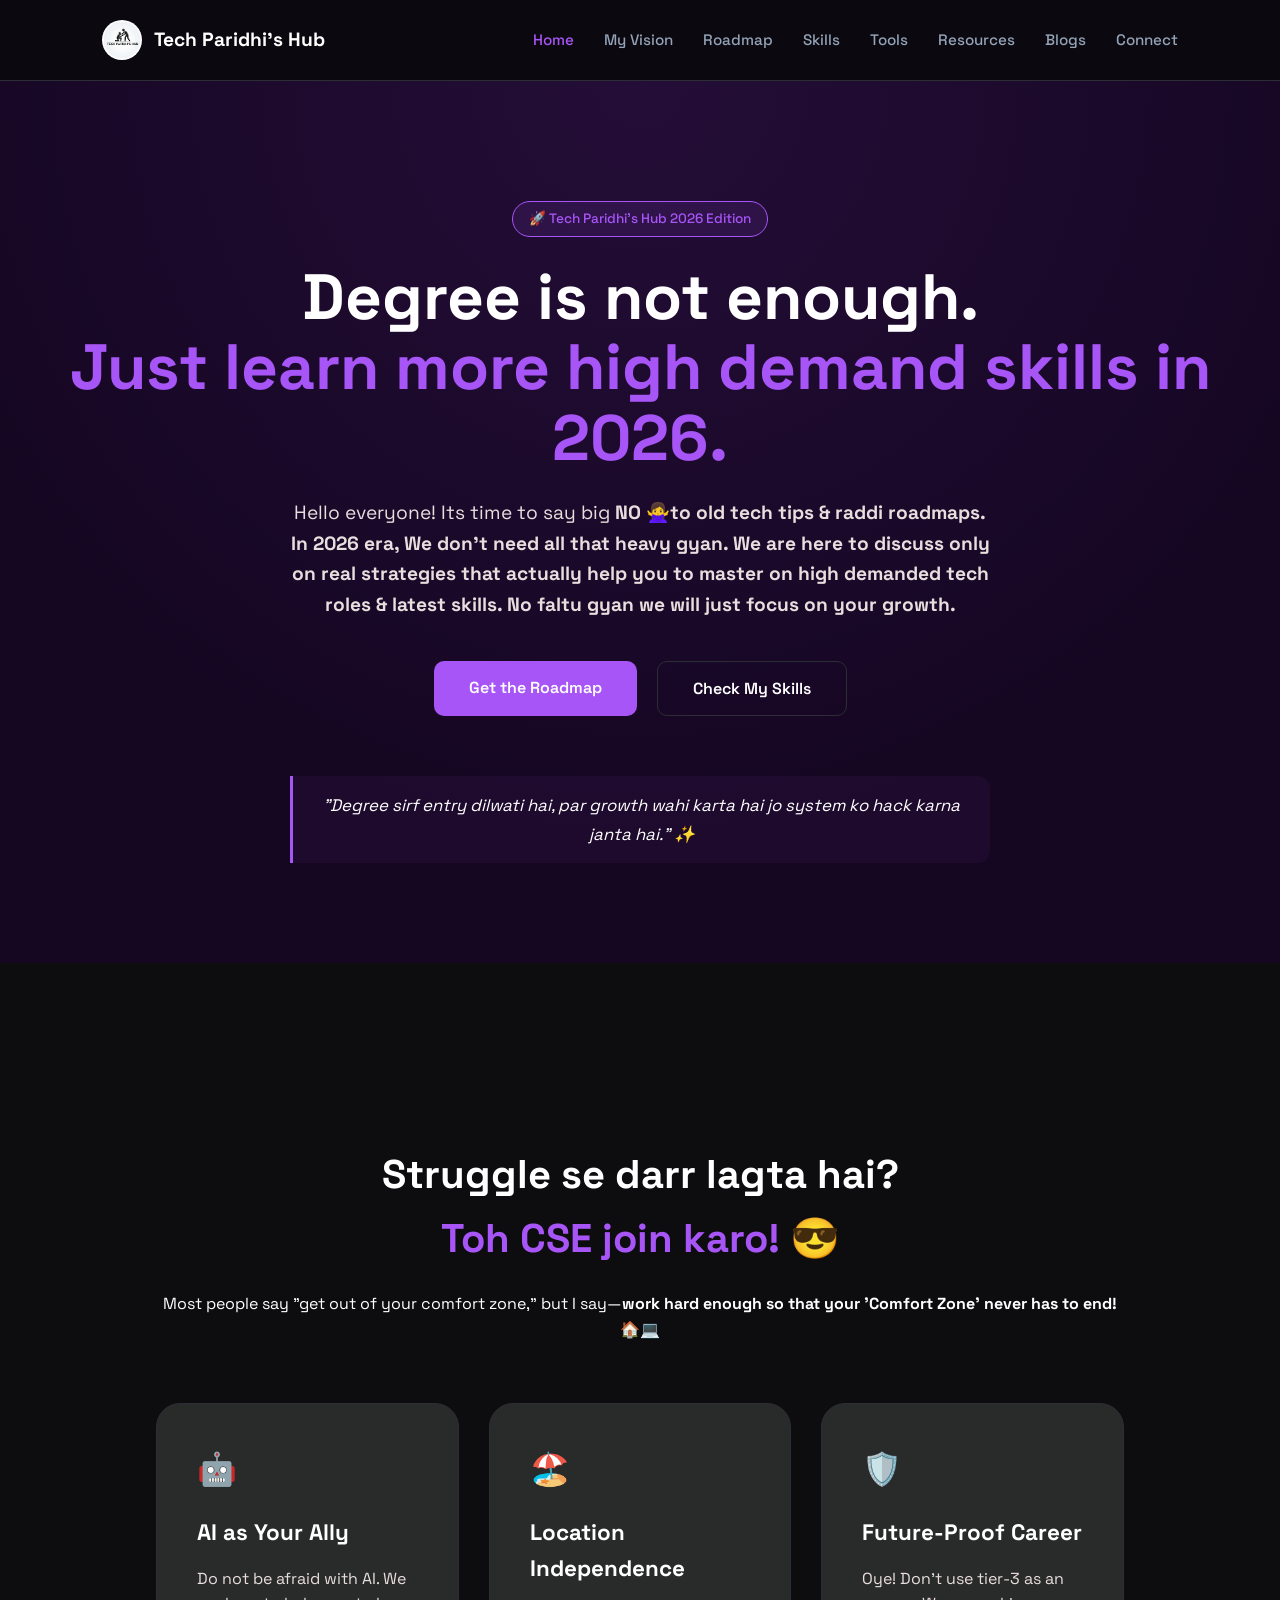
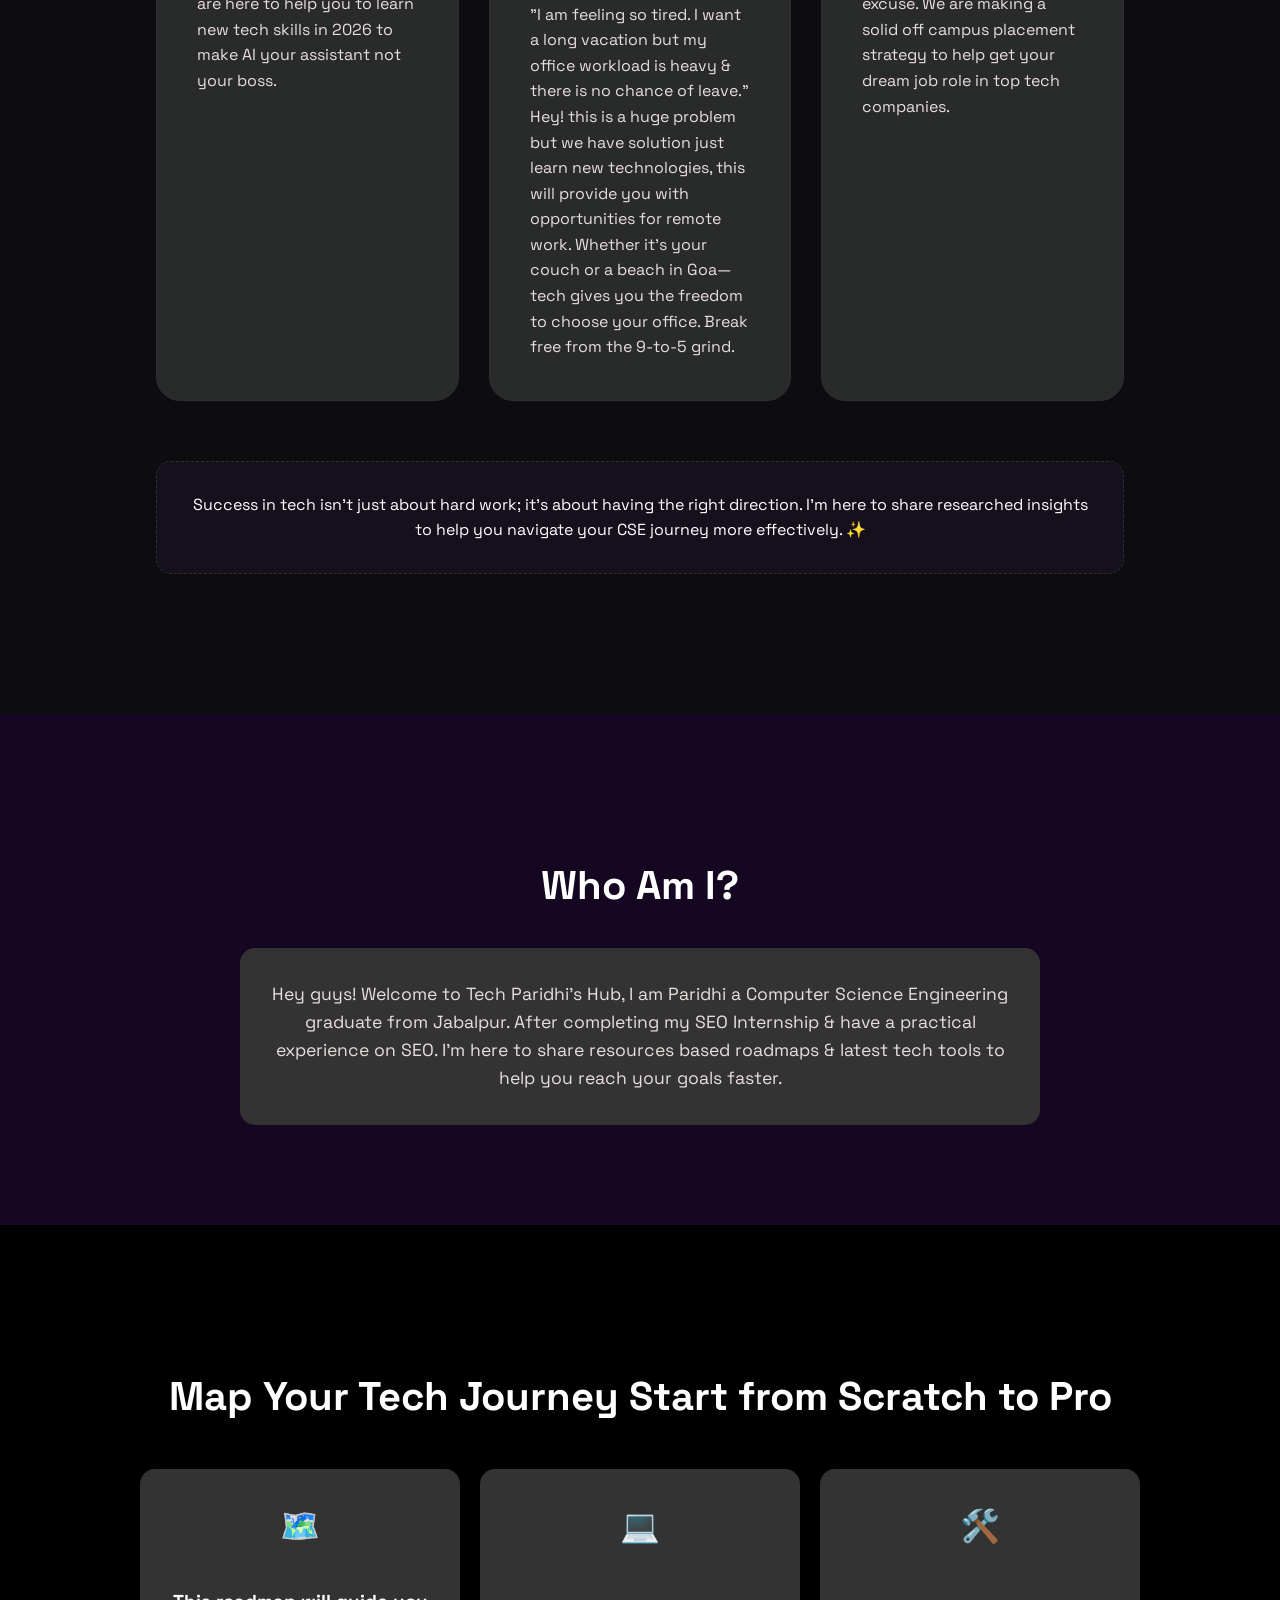
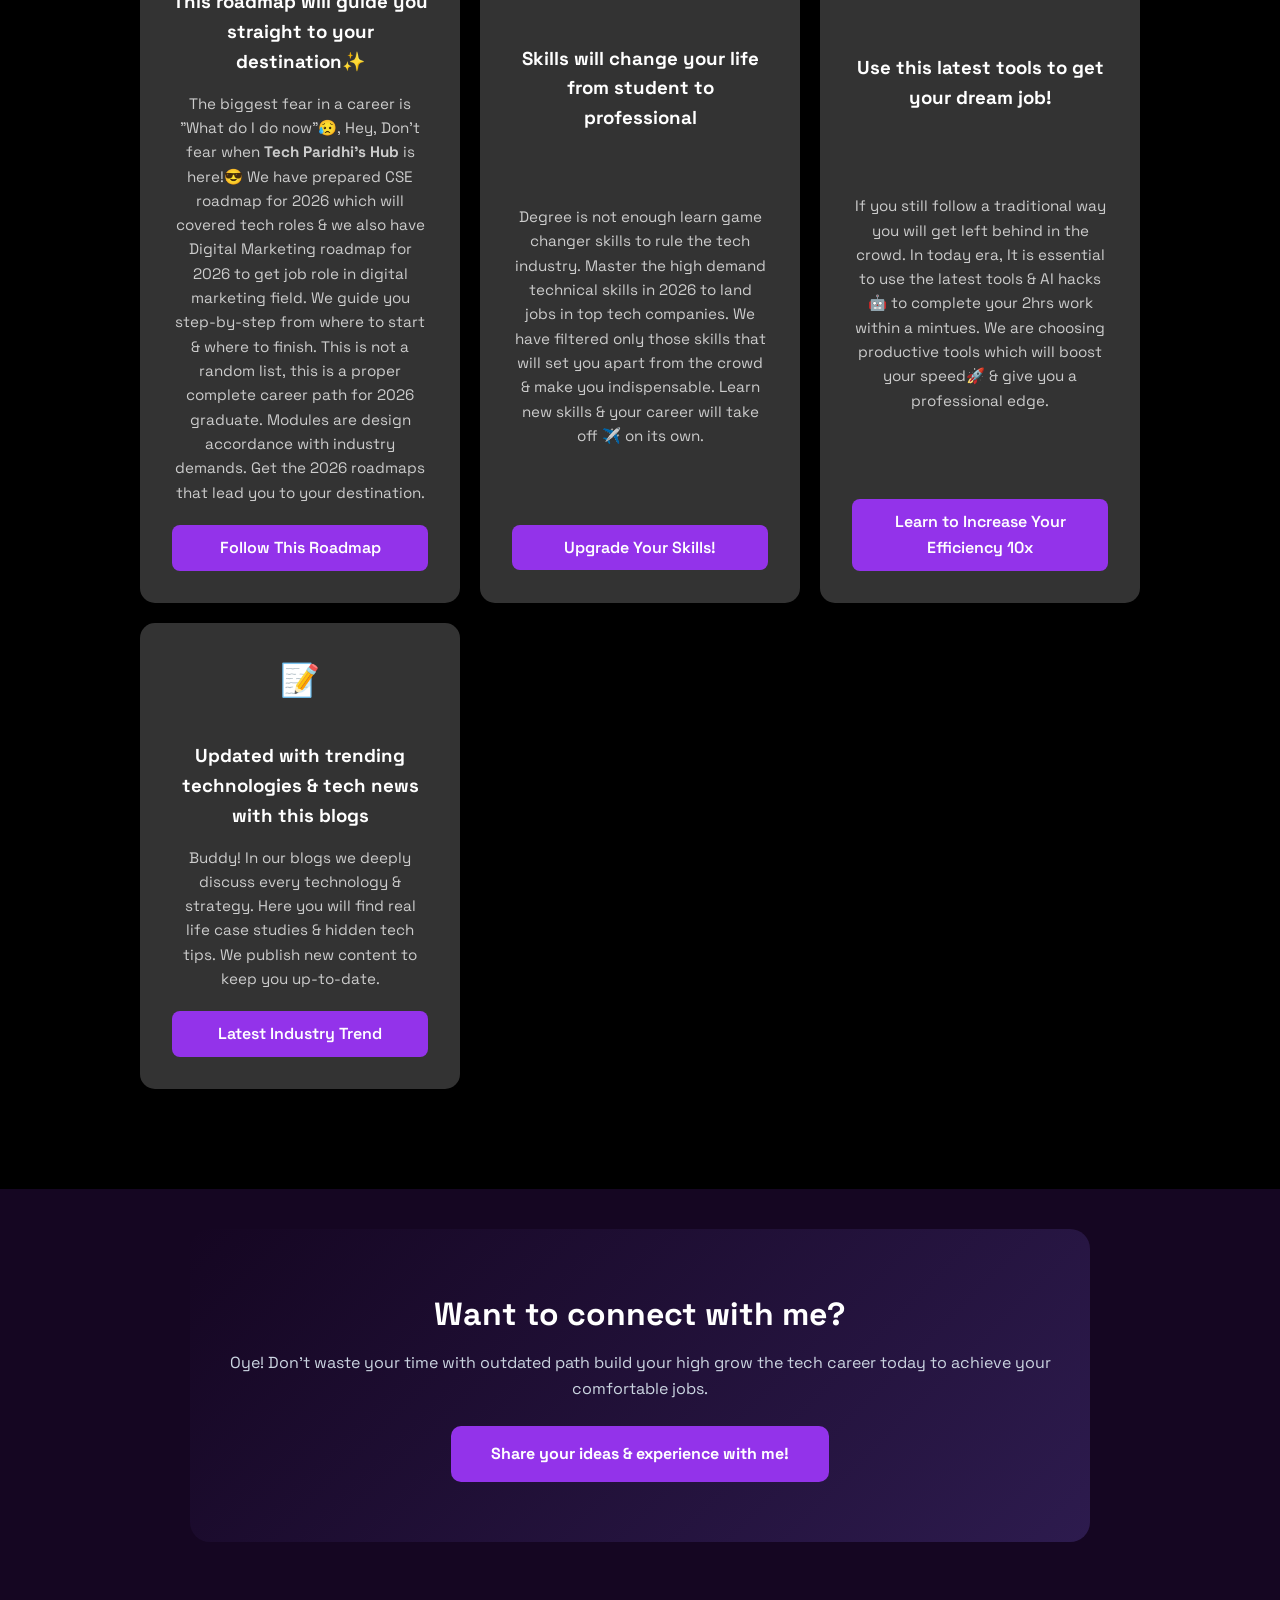
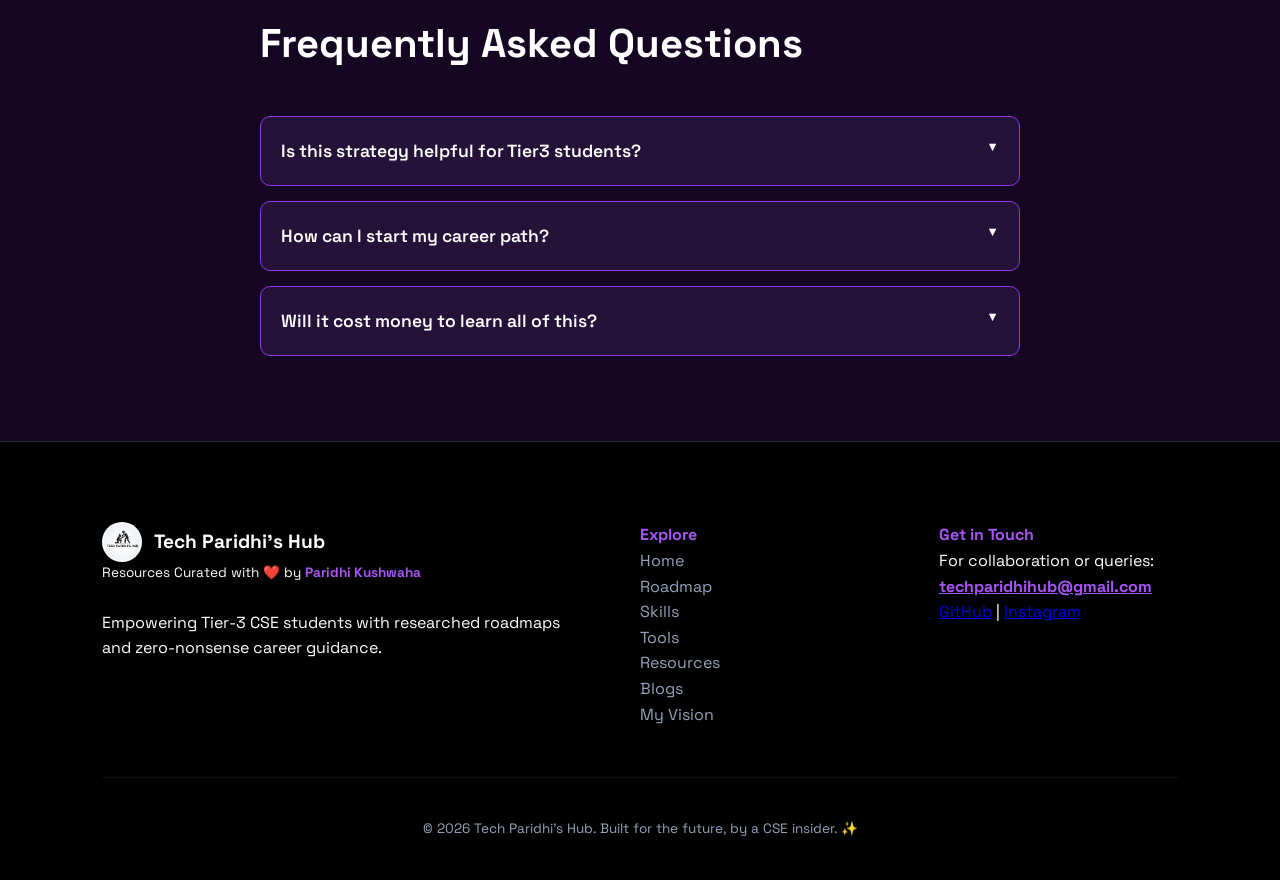
<file: index.html>
<!DOCTYPE html>
<html lang="en">
<head>
    <meta charset="UTF-8">
    <meta name="viewport" content="width=device-width, initial-scale=1.0">
    <title>CSE & Digital Marketing Roadmap 2026 for Tier-3 Students|Tech Paridhi's Hub</title>
<link rel="canonical" href="https://tech-paridhis-hub.vercel.app/"/>
    <meta name="referrer" content="strict-origin-when-cross-origin">
    <meta name="description" content="Tier-3 to Tech Pro: Get the most researched coding roadmap and career guidance for CSE & Digital Marketing students.">
    <meta name="google-site-verification" content="L8cQV8T-is4HIMfflzgvXvdMuG_H9t0KvyvTMVmdxOg" />
    <link href="https://fonts.googleapis.com/css2?family=Space+Grotesk:wght@300;500;700&display=swap" rel="stylesheet">
    
    <link rel="stylesheet" href="style.css">
    <!-- Google tag (gtag.js) -->
<script async src="https://www.googletagmanager.com/gtag/js?id=G-S87THM945D"></script>
<script>
  window.dataLayer = window.dataLayer || [];
  function gtag(){dataLayer.push(arguments);}
  gtag('js', new Date());

  gtag('config', 'G-S87THM945D');
</script>

<script type="application/ld+json">
{
  "@context": "https://schema.org",
  "@type": "ProfessionalService",
  "name": "Tech Paridhi's Hub",
  "alternateName": ["TechPari", "Tech Paridhi"],
  "url": "https://tech-paridhis-hub.vercel.app/",
  "logo": "https://tech-paridhis-hub.vercel.app/Tech Paridhi's Hub logo.png", 
  "description": "Tech Paridhi's Hub is a digital platform created by Paridhi Kushwaha, a Computer Science Engineering graduate. It provides actionable tech roadmaps, local SEO insights curated specifically for Tier-2 and Tier-3 engineering students.",
  "founder": {
    "@type": "Person",
    "name": "Paridhi Kushwaha",
    "jobTitle": "SEO Fresher & Web Developer",
    "birthDate": "2003-04-26",
    "gender": "Female",
    "nationality": {
      "@type": "Country",
      "name": "India"
    },
    "alumniOf": {
      "@type": "EducationalOrganization",
      "name": "Computer Science Engineering Graduate"
    }
  },
  "sameAs": [
    "https://github.com/ParidhiKushwaha-Dev",
    "https://www.instagram.com/techparidhihub/"
  ]
}
</script>
</head>
<body>

    <nav class="navbar">
        <div class="logo">
    <a href="/" class="logo-text-link" style="display: flex; align-items: center; gap: 12px;">
        <img src="tech-paridhis-hub-logo.png" alt="Tech Paridhi's Hub Logo" class="circle-logo">
        <span>Tech Paridhi's Hub</span>
    </a>
</div>
        <ul class="nav-links">
            <li><a href="index.html" class="active">Home</a></li>
            <li><a href="about.html">My Vision</a></li>
            <li><a href="roadmap.html">Roadmap</a></li>
             <li><a href="skills.html">Skills</a></li>
             <li><a href="toolbox.html">Tools</a></li>
             <li><a href="resources.html">Resources</a></li>
             <li><a href="blogs.html">Blogs</a></li>
            <li><a href="contact.html">Connect</a></li>
        </ul>
    </nav>

    <header class="hero-section">
        <div class="hero-content">
            <div class="badge">🚀 Tech Paridhi's Hub 2026 Edition</div>
            <h1>Degree is not enough.<br><span>Just learn more high demand skills in 2026.</span></h1>
            <p>Hello everyone! Its time to say big <strong>NO 🙅‍♀️to old tech tips & raddi roadmaps. In 2026 era, We don't need all that heavy gyan. We are here to discuss only on real strategies that actually help you to master on high demanded tech roles & latest skills. No faltu gyan we will just focus on your growth.</strong></p>
            
            <div class="cta-buttons">
                <a href="roadmap.html" class="btn-primary">Get the Roadmap</a>
                <a href="skills.html" class="btn-secondary">Check My Skills</a>
            </div>

            <div class="hinglish-quote">
                <blockquote>"Degree sirf entry dilwati hai, par growth wahi karta hai jo system ko hack karna janta hai." ✨</blockquote>
            </div>
        </div>
    </header>

    <section class="philosophy-section">
    <div class="container">
        <div class="philosophy-header">
            <h2>Struggle se darr lagta hai? <br><span class="highlight">Toh CSE join karo! 😎</span></h2>
            <p class="intro-text">
                Most people say "get out of your comfort zone," but I say—<strong>work hard enough so that your 'Comfort Zone' never has to end!</strong> 🏠💻
            </p>
        </div>

        <div class="card-grid">
            <div class="phil-card">
                <div class="card-icon">🤖</div>
                <h3>AI as Your Ally</h3> 
                <p>Do not be afraid with AI. We are here to help you to learn new tech skills in 2026 to make AI your assistant not your boss.</p>
            </div>
            <div class="phil-card">
                <div class="card-icon">🏖️</div>
                <h3>Location Independence</h3>
                <p>"I am feeling so tired. I want a long vacation but my office workload is heavy & there is no chance of leave."<br>Hey! this is a huge problem but we have solution just learn new technologies, this will provide you with opportunities for remote work. Whether it's your couch or a beach in Goa—tech gives you the freedom to choose your office. Break free from the 9-to-5 grind.</p>
            </div>
            <div class="phil-card">
                <div class="card-icon">🛡️</div>
                <h3>Future-Proof Career</h3>
                <p>Oye! Don't use tier-3 as an excuse. We are making a solid off campus placement strategy to help get your dream job role in top tech companies.</p>
            </div>
        </div>

        <div class="personal-note">
            <p>Success in tech isn't just about hard work; it's about having the right direction. I'm here to share researched insights to help you navigate your CSE journey more effectively. ✨</p>
        </div>
    </div>
</section>

<section class="who-i-am-section">
    <div class="container">
        <h2>Who Am I?</h2>
        <div class="who-i-am-card">
            <p>Hey guys! Welcome to Tech Paridhi's Hub, I am Paridhi a Computer Science Engineering graduate from Jabalpur. After completing my SEO Internship & have a practical experience on SEO. I'm here to share resources based roadmaps & latest tech tools to help you reach your goals faster.</p>
        </div> 
    </div>
</section>

<section class="cluster-section">
    <div class="container">
        <h2 class="section-title">Map Your Tech Journey <strong>Start from Scratch to Pro</strong></h2>
        
        <div class="cluster-grid">
            
            <a href="roadmap.html" class="cluster-card">
                <div class="card-icon">🗺️</div>
                <h3>This roadmap will guide you straight to your destination✨ </h3>
                <p>The biggest fear in a career is "What do I do now"😥, Hey, Don't fear when <b>Tech Paridhi's Hub</b> is here!😎
                We have prepared CSE roadmap for 2026 which will covered tech roles & we also have Digital Marketing roadmap for 2026 to get job role in  digital marketing field. We guide you step-by-step from where to start & where to finish. This is not a random list, this is a proper complete career path for 2026 graduate. Modules are design accordance with industry demands. Get the 2026 roadmaps that lead you to your destination.</p>
                

                <span class="card-action">Follow This Roadmap</span>
            </a>

            <a href="skills.html" class="cluster-card">
                <div class="card-icon">💻</div>
                <h3>Skills will change your life from student to professional</h3>
    <p>Degree is not enough learn game changer skills to rule the tech industry. Master the high demand technical skills in 2026 to land jobs in top tech companies. We have filtered only those skills that will set you apart from the crowd & make you indispensable. Learn new skills & your career will take off ✈️ on its own.</p>
                <span class="card-action">Upgrade Your Skills!</span>
            </a>

            <a href="toolbox.html" class="cluster-card">
                <div class="card-icon">🛠️</div>
                <h3>Use this latest tools to get your dream job!</h3>
    <p>If you still follow a traditional way you will get left behind in the crowd. In today era, It is essential to use the latest tools & AI hacks🤖 to complete your 2hrs work within a mintues. We are choosing productive tools which will boost your speed🚀 & give you a professional edge.</p>
                <span class="card-action">Learn to Increase Your Efficiency 10x</span>
            </a>

            <a href="blogs.html" class="cluster-card">
                <div class="card-icon">📝</div>
                <h3>Updated with trending technologies & tech news with this blogs</h3>
    <p>Buddy! In our blogs we deeply discuss every technology & strategy. Here you will find real life case studies & hidden tech tips. We publish new content to keep you up-to-date.</p>
                <span class="card-action">Latest Industry Trend</span>
            </a>

            </div>
    </div>
</section>

  <section class="final-cta">
    <h3>Want to connect with me?</h3>
    <p>Oye! Don't waste your time with outdated path build your high grow the tech career today to achieve your comfortable jobs.</p>
    <a href="contact.html" class="contact-btn">Share your ideas & experience with me!</a>
</section>

<section class="faq-section">
    <h2 class="section-title">Frequently Asked Questions</h2>
    
    <details class="faq-item">
        <summary>Is this strategy helpful for Tier3 students?</summary>
        <p>Yes, because off campus, it's not degree speak - it's the skills. We are bridging that very gap.</p>
    </details>

    <details class="faq-item">
        <summary>How can I start my career path?</summary>
        <p>Just follow the roadmap provided on our website! Each module is designed to match industry demands.</p>
    </details>

    <details class="faq-item">
        <summary>Will it cost money to learn all of this?</summary>
        <p>No, because I focus on free & best quality resource. "Smartly seekho, Paise bacaho".</p>
    </details>
</section>

    <footer class="main-footer">
        <div class="footer-container">
            <div class="footer-brand">
                <div class="logo">
    <a href="/" class="logo-text-link" style="display: flex; align-items: center; gap: 12px;">
        <img src="tech-paridhis-hub-logo.png" alt="Tech Paridhi's Hub Logo" class="circle-logo">
        <span>Tech Paridhi's Hub</span>
    </a>
</div>

                <p class="footer-owner">Resources Curated with ❤️ by <span>Paridhi Kushwaha</span></p><br>
                <p>Empowering Tier-3 CSE students with researched roadmaps and zero-nonsense career guidance.</p>
            </div>

            <div class="footer-links">
                <h4>Explore</h4>
                <ul>
                    <li><a href="index.html">Home</a></li>
                    <li><a href="roadmap.html">Roadmap</a></li>
                     <li><a href="skills.html">Skills</a></li>
                     <li><a href="toolbox.html">Tools</a></li>
                     <li><a href="resources.html">Resources</a></li>
                    <li><a href="blogs.html">Blogs</a></li>
                    <li><a href="about.html">My Vision</a></li>
                </ul>
            </div>

            <div class="footer-contact">
                <h4>Get in Touch</h4>
                <p>For collaboration or queries:</p>
                <a href="mailto:techparidhihub@gmail.com" class="email-link">techparidhihub@gmail.com</a>
                <div class="social-icons">
    <a href="https://github.com/ParidhiKushwaha-Dev" target="_blank" rel="noopener noreferrer">GitHub</a> | 
<a href="https://www.instagram.com/techparidhishub/" target="_blank" rel="noopener noreferrer nofollow">Instagram</a>
</div>
            </div>
        </div>

        <div class="footer-bottom">
            <p>&copy; 2026 Tech Paridhi's Hub. Built for the future, by a CSE insider. ✨</p>
        </div>
    </footer>

</body>
</html>
</file>
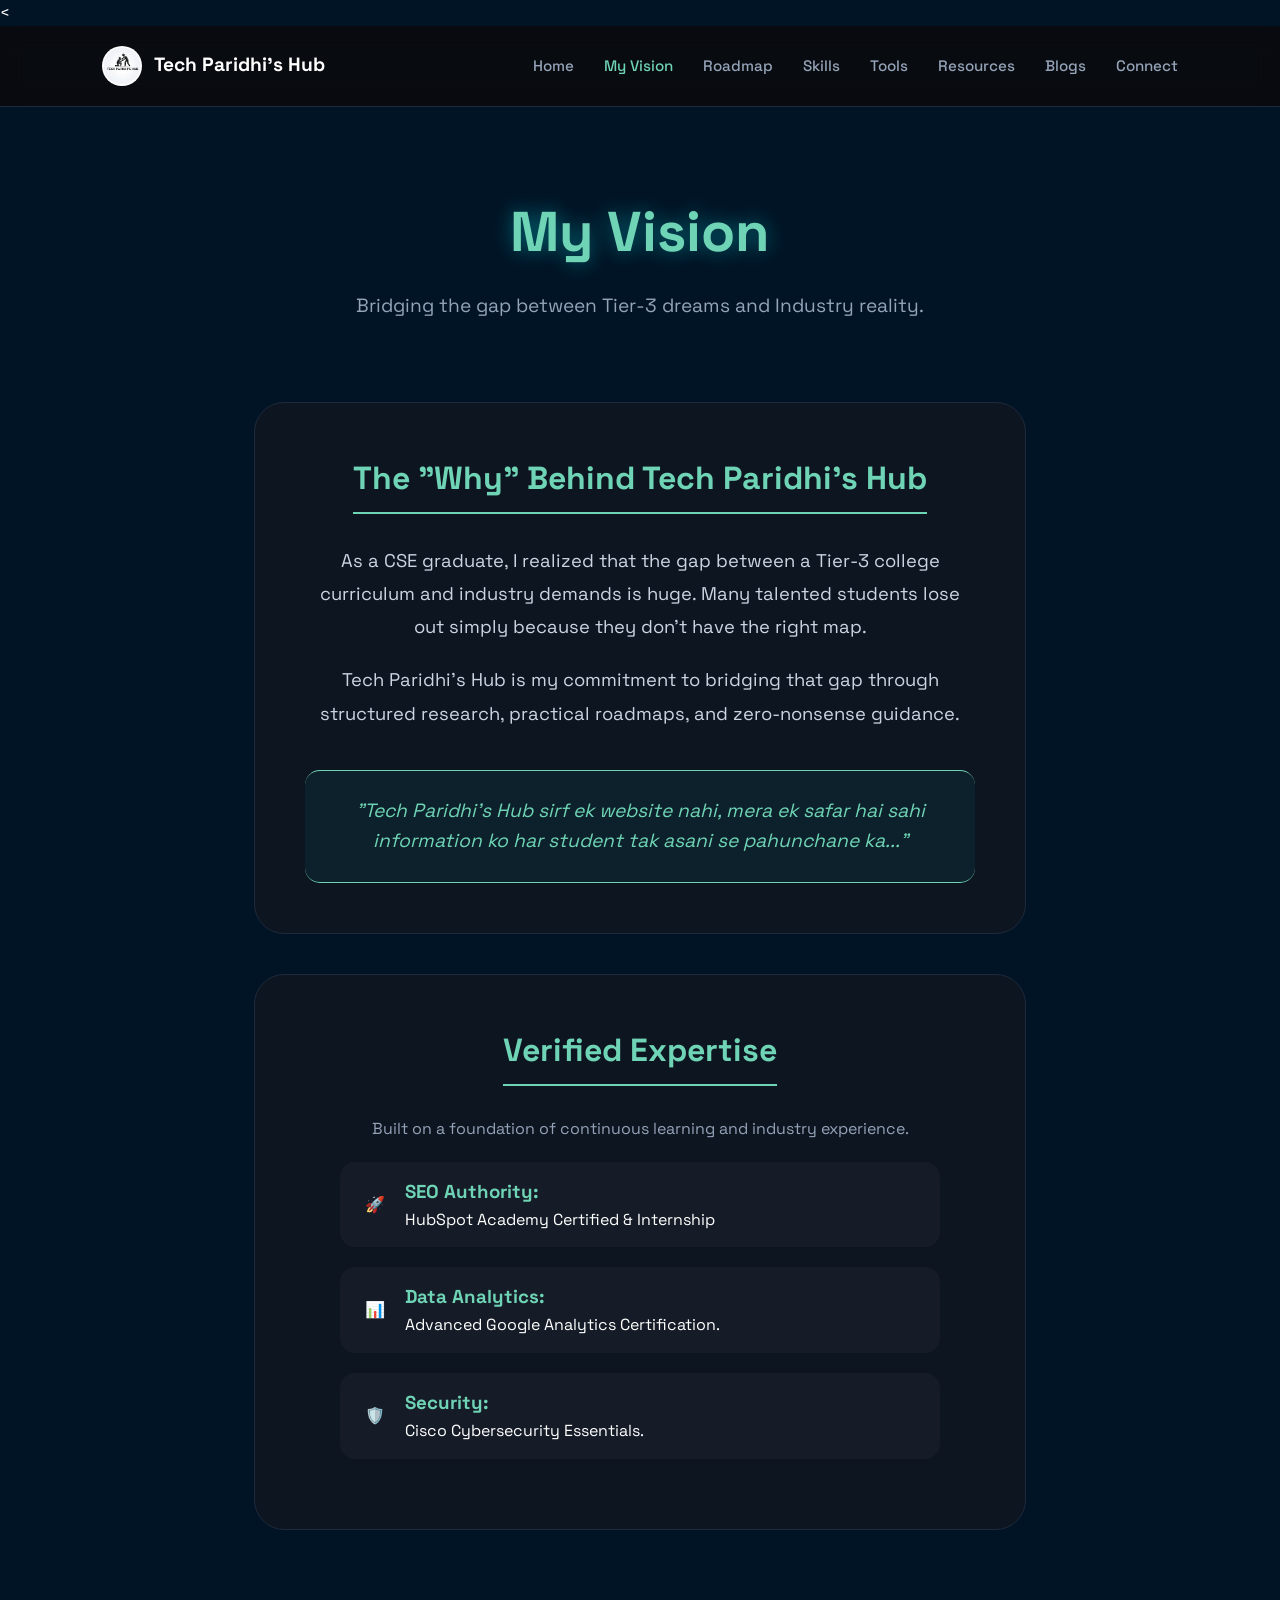
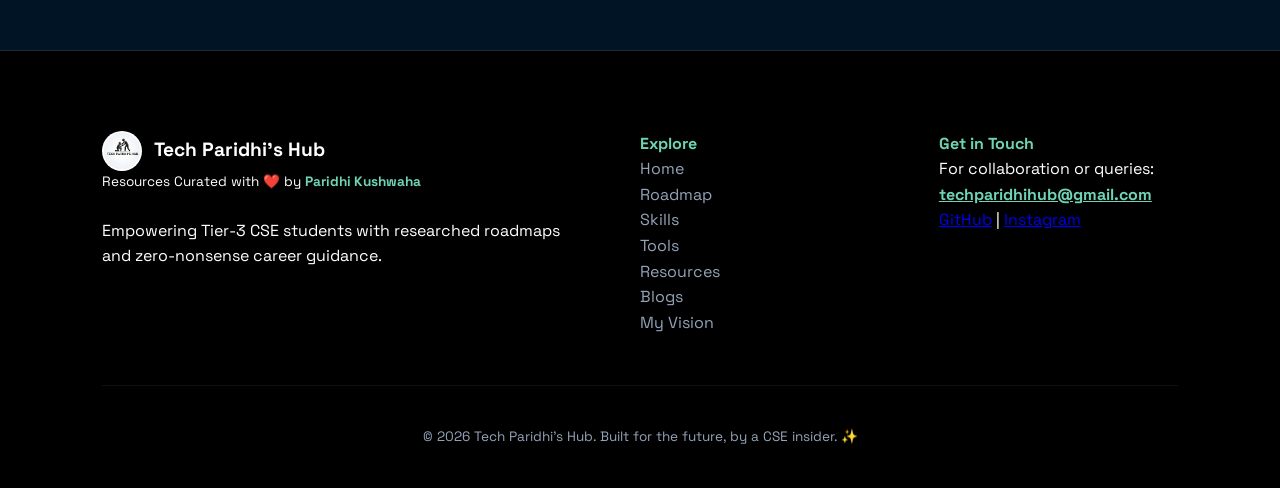
<file: about.html>
<!DOCTYPE html>
<html lang="en">
<head>
    <meta charset="UTF-8">
    <meta name="viewport" content="width=device-width, initial-scale=1.0">
    <title>Behind Tech Paridhi's Hub</title>
<link rel="canonical" href="https://tech-paridhis-hub.vercel.app/about.html"/>
    <meta name="referrer" content="strict-origin-when-cross-origin">
    <link rel="stylesheet" href="style.css">
    <meta name="description" content="I am Paridhi, a CSE graduate & SEO fresher. Passionate about technical SEO, web development, and digital growth. Explore my professional journey here.">
    <link href="https://fonts.googleapis.com/css2?family=Space+Grotesk:wght@300;500;700&display=swap" rel="stylesheet">
    <!-- Google tag (gtag.js) -->
<<script async src="https://www.googletagmanager.com/gtag/js?id=G-S87THM945D"></script>
<script>
  window.dataLayer = window.dataLayer || [];
  function gtag(){dataLayer.push(arguments);}
  gtag('js', new Date());

  gtag('config', 'G-S87THM945D');
</script>

<script type="application/ld+json">
{
  "@context": "https://schema.org",
  "@type": "ProfessionalService",
  "name": "Tech Paridhi's Hub",
  "alternateName": ["TechPari", "Tech Paridhi"],
  "url": "https://tech-paridhis-hub.vercel.app/",
  "logo": "https://tech-paridhis-hub.vercel.app/Tech Paridhi's Hub logo.png", 
  "description": "Tech Paridhi's Hub is a digital platform created by Paridhi Kushwaha, a Computer Science Engineering graduate. It provides actionable tech roadmaps, local SEO insights, and logical cultural research curated specifically for Tier-2 and Tier-3 engineering students.",
  "founder": {
    "@type": "Person",
    "name": "Paridhi Kushwaha",
    "jobTitle": "SEO Fresher & Web Developer",
    "birthDate": "2003-04-26",
    "gender": "Female",
    "nationality": {
      "@type": "Country",
      "name": "India"
    },
    "alumniOf": {
      "@type": "EducationalOrganization",
      "name": "Computer Science Engineering Graduate"
    }
  },
  "sameAs": [
    "https://github.com/ParidhiKushwaha-Dev",
    "https://www.instagram.com/techparidhihub/"
  ]
}
</script>
</head>
<body class="about-page">

    <nav class="navbar">
        <div class="logo">
    <a href="index.html" class="logo-text-link" style="display: flex; align-items: center; gap: 12px;">
        <img src="tech-paridhis-hub-logo.png" alt="Tech Paridhi's Hub Logo" class="circle-logo">
        <span>Tech Paridhi's Hub</span>
    </a>
</div>
</div>
        <ul class="nav-links">
            <li><a href="index.html">Home</a></li>
            <li><a href="about.html" class="active">My Vision</a></li>
            <li><a href="roadmap.html">Roadmap</a></li>
             <li><a href="skills.html">Skills</a></li>
             <li><a href="toolbox.html">Tools</a></li>
             <li><a href="resources.html">Resources</a></li>
            <li><a href="blogs.html">Blogs</a></li>
            <li><a href="contact.html">Connect</a></li>
        </ul>
    </nav>

    <main class="vision-container">
        <div class="vision-header">
            <h1>My Vision</h1>
            <p>Bridging the gap between Tier-3 dreams and Industry reality.</p>
        </div>

        <section class="vision-card">
            <h2>The "Why" Behind Tech Paridhi's Hub</h2>
            <div class="card-content">
                <p>As a CSE graduate, I realized that the gap between a Tier-3 college curriculum and industry demands is huge. Many talented students lose out simply because they don't have the right map.</p>
                <p>Tech Paridhi's Hub is my commitment to bridging that gap through structured research, practical roadmaps, and zero-nonsense guidance.</p>
            </div>
            
            <div class="hinglish-note-box">
                <p>"Tech Paridhi's Hub sirf ek website nahi, mera ek safar hai sahi information ko har student tak asani se pahunchane ka..."</p>
            </div>
        </section>

        <section class="vision-card">
            <h2>Verified Expertise</h2>
            <p style="color: var(--text-dim); margin-bottom: 20px;">Built on a foundation of continuous learning and industry experience.</p>
            <ul class="cert-list">
                <li>
                    <span class="cert-icon">🚀</span>
                    <div>
                        <h3><strong>SEO Authority:</strong></h3>
                        <span>HubSpot Academy Certified & Internship </span>
                    </div>
                </li>
                <li>
                    <span class="cert-icon">📊</span>
                    <div>
                        <h3><strong>Data Analytics:</strong></h3>
                        <span>Advanced Google Analytics Certification.</span>
                    </div>
                </li>
                <li>
                    <span class="cert-icon">🛡️</span>
                    <div>
                        <h3><strong>Security:</strong></h3>
                        <span>Cisco Cybersecurity Essentials.</span>
                    </div>
                </li>
            </ul>
        </section>
    </main>
    <footer class="main-footer">
        <div class="footer-container">
            <div class="footer-brand">
                <div class="logo">
    <a href="index.html" class="logo-text-link" style="display: flex; align-items: center; gap: 12px;">
        <img src="tech-paridhis-hub-logo.png" alt="Tech Paridhi's Logo" class="circle-logo">
        <span>Tech Paridhi's Hub</span>
    </a>
</div>
                <p class="footer-owner">Resources Curated with ❤️ by <span>Paridhi Kushwaha</span></p><br>
                <p>Empowering Tier-3 CSE students with researched roadmaps and zero-nonsense career guidance.</p>
            </div>

            <div class="footer-links">
                <h4>Explore</h4>
                <ul>
                    <li><a href="index.html">Home</a></li>
                    <li><a href="roadmap.html">Roadmap</a></li>
                     <li><a href="skills.html">Skills</a></li>
                     <li><a href="toolbox.html">Tools</a></li>
                     <li><a href="resources.html">Resources</a></li>
                    <li><a href="blogs.html">Blogs</a></li>
                    <li><a href="about.html">My Vision</a></li>
                </ul>
            </div>

            <div class="footer-contact">
                <h4>Get in Touch</h4>
                <p>For collaboration or queries:</p>
                <a href="mailto:techparidhihub@gmail.com" class="email-link">techparidhihub@gmail.com</a>
                <div class="social-icons">
    <a href="https://github.com/ParidhiKushwaha-Dev" target="_blank" rel="noopener noreferrer">GitHub</a> | 
<a href="https://www.instagram.com/techparidhishub/" target="_blank" rel="noopener noreferrer nofollow">Instagram</a>
</div>
            </div>
        </div>

        <div class="footer-bottom">
            <p>&copy; 2026 Tech Paridhi's Hub. Built for the future, by a CSE insider. ✨</p>
        </div>
    </footer>

</body>
</html>
</file>
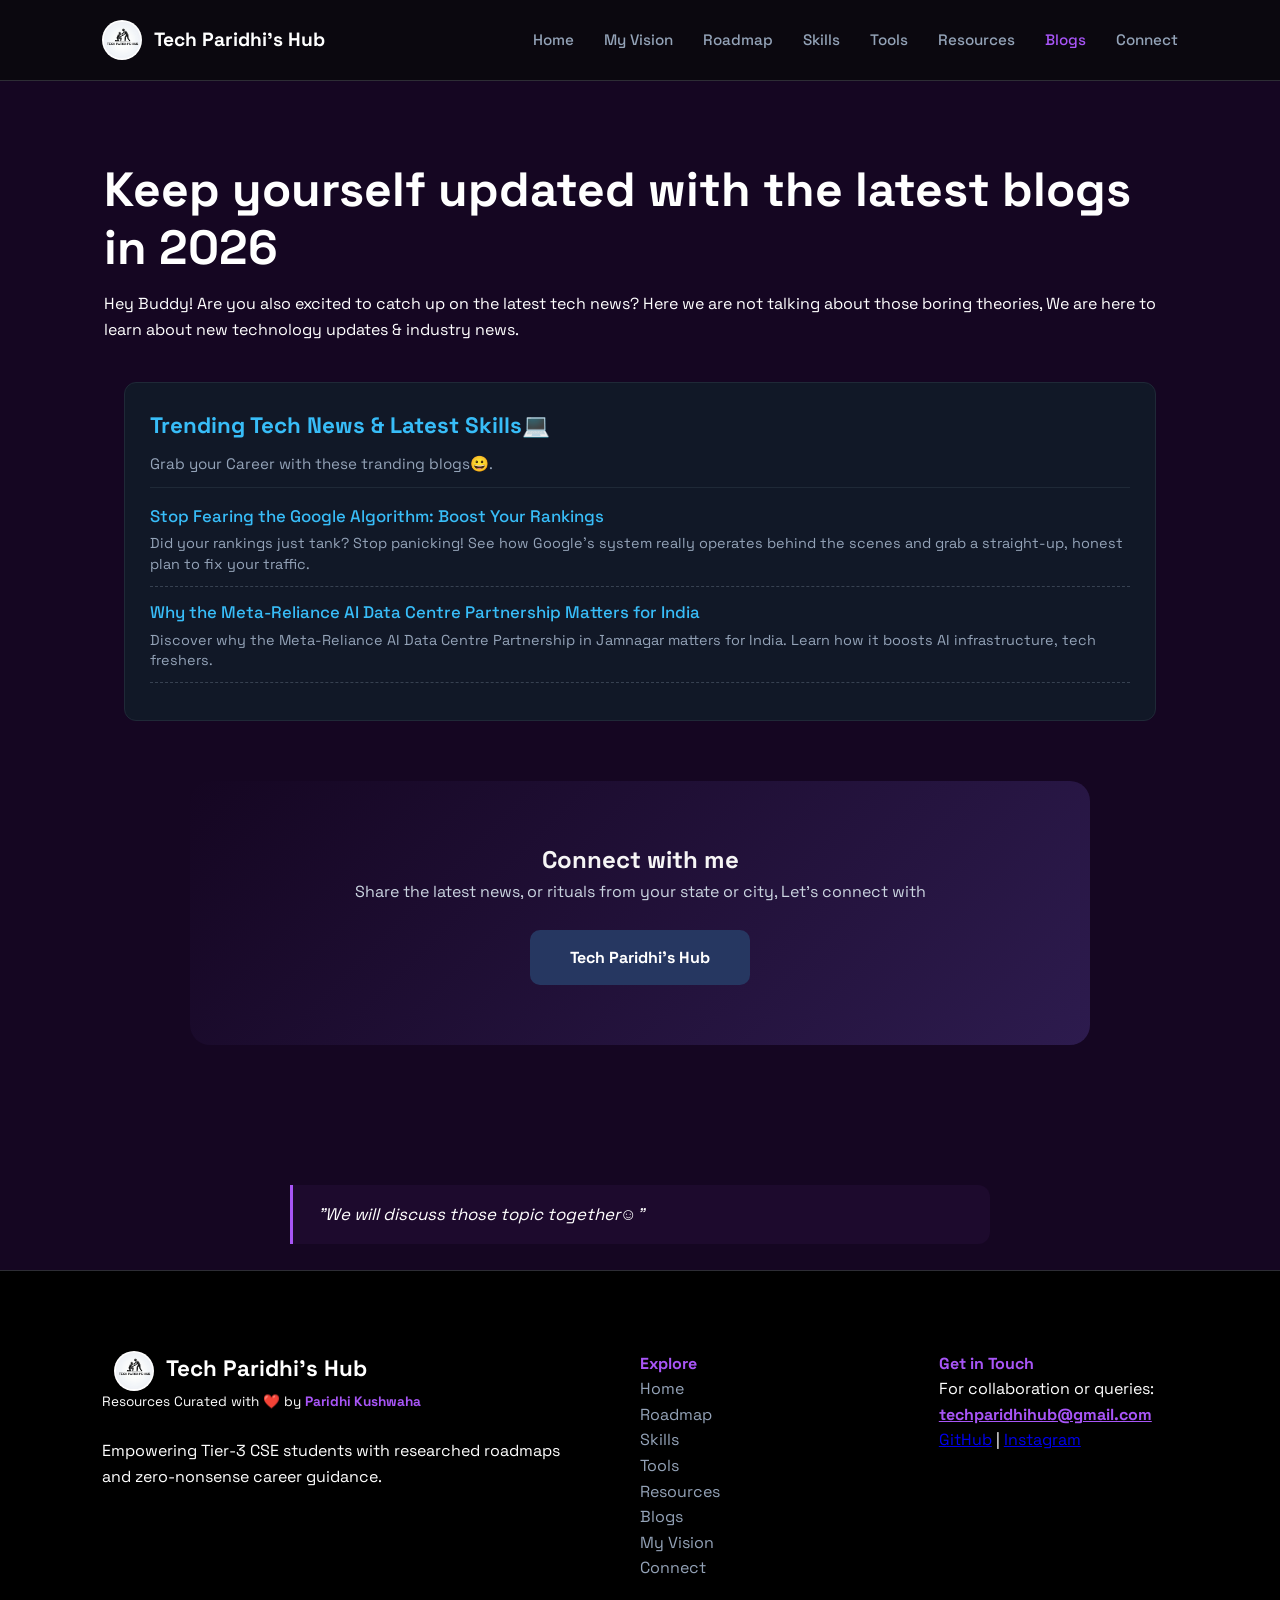
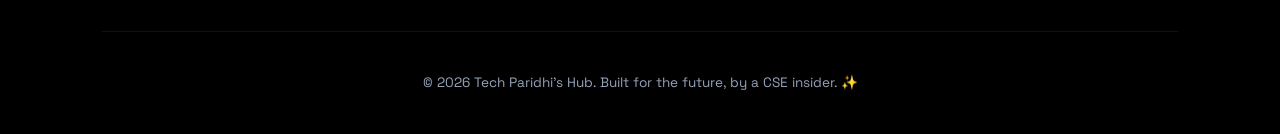
<file: blogs.html>
<!DOCTYPE html>
<html lang="en">
<head>
    <meta charset="UTF-8">
    <meta name="viewport" content="width=device-width, initial-scale=1.0">
    <title>Keep yourself updated with the latest blogs in 2026</title>
    <link rel="canonical" href="https://tech-paridhis-hub.vercel.app/blogs.html"/>
    <meta name="referrer" content="strict-origin-when-cross-origin">
    <meta name="description" content="Tier-3 to Tech Pro: Get the most researched coding roadmap and career guidance for CSE students and 12th pass-outs.">
    <link rel="stylesheet" href="style.css">
    <link href="https://fonts.googleapis.com/css2?family=Space+Grotesk:wght@300;500;700&display=swap" rel="stylesheet">
    <!-- Google tag (gtag.js) -->
<script async src="https://www.googletagmanager.com/gtag/js?id=G-S87THM945D"></script>
<script>
  window.dataLayer = window.dataLayer || [];
  function gtag(){dataLayer.push(arguments);}
  gtag('js', new Date());

  gtag('config', 'G-S87THM945D');
</script>

<script type="application/ld+json">
{
  "@context": "https://schema.org",
  "@type": "ProfessionalService",
  "name": "Tech Paridhi's Hub",
  "alternateName": ["TechPari", "Tech Paridhi"],
  "url": "https://tech-paridhis-hub.vercel.app/",
  "logo": "https://tech-paridhis-hub.vercel.app/Tech Paridhi's Hub logo.png", 
  "description": "Tech Paridhi's Hub is a digital platform created by Paridhi Kushwaha, a Computer Science Engineering graduate. It provides actionable tech roadmaps, local SEO insights curated specifically for Tier-2 and Tier-3 engineering students.",
  "founder": {
    "@type": "Person",
    "name": "Paridhi Kushwaha",
    "jobTitle": "SEO Fresher & Web Developer",
    "birthDate": "2003-04-26",
    "gender": "Female",
    "nationality": {
      "@type": "Country",
      "name": "India"
    },
    "alumniOf": {
      "@type": "EducationalOrganization",
      "name": "Computer Science Engineering Graduate"
    }
  },
  "sameAs": [
    "https://github.com/ParidhiKushwaha-Dev",
    "https://www.instagram.com/techparidhihub/"
  ]
}
</script>

<style>
    /* Category Grid & Cards */
.blog-categories {
    display: grid;
    grid-template-columns: repeat(auto-fit, minmax(300px, 1fr));
    gap: 25px;
    max-width: 1200px;
    margin: 40px auto 60px auto;
    padding: 0 20px;
}
.category-box {
    background-color: #111827; /* Rich dark box */
    border: 1px solid #1f2937;
    border-radius: 12px;
    padding: 25px;
    text-align: left;
    transition: all 0.3s ease;
}
.category-box:hover {
    transform: translateY(-5px);
    border-color: #a855f7; /* Purple magic glow */
    box-shadow: 0 10px 20px rgba(168, 85, 247, 0.1);
}
.blog-list-placeholder {
    list-style: none;
    padding: 0;
    margin: 15px 0 0 0;
}
.blog-list-placeholder li {
    margin-bottom: 12px;
    padding-bottom: 12px;
    border-bottom: 1px dashed #374151;
}
.blog-link {
    color: #38bdf8;
    text-decoration: none;
    font-weight: 500;
    font-size: 1.05rem;
    display: inline-block;
    margin-bottom: 4px;
    transition: color 0.2s;
}
.blog-link:hover {
    color: #a855f7;
}
.blog-meta-desc {
    color: #94a3b8;
    font-size: 0.9rem;
    line-height: 1.4;
    margin: 0;
}
</style>
</head>
<body>

    <nav class="navbar">
        <div class="logo">
    <a href="/" class="logo-text-link" style="display: flex; align-items: center; gap: 12px;">
        <img src="tech-paridhis-hub-logo.png" alt="Tech Paridhi's Hub Logo" class="circle-logo">
        <span>Tech Paridhi's Hub</span>
    </a>
</div>
        <ul class="nav-links">
            <li><a href="index.html">Home</a></li>
            <li><a href="about.html">My Vision</a></li>
            <li><a href="roadmap.html">Roadmap</a></li>
            <li><a href="skills.html">Skills</a></li>
            <li><a href="toolbox.html">Tools</a></li>
            <li><a href="resources.html">Resources</a></li>
            <li><a href="blogs.html"class="active">Blogs</a></li>
            <li><a href="contact.html">Connect</a></li>
        </ul>
    </nav>
            <main class="container">
    <h1 style="color: #ffffff; font-size: clamp(2.2rem, 4vw, 3rem); font-family: 'Space Grotesk', sans-serif; font-weight: 800; line-height: 1.2; margin-bottom: 15px;">Keep yourself updated with the latest blogs in 2026 </h1>
    <p class="page-subtitle">Hey Buddy! Are you also excited to catch up on the latest tech news? Here we are not talking about those boring theories, We are here to learn about new technology updates & industry news. <br>

</p>
     <div class="blog-categories">
    
    <div class="category-box">
        <h3 style="color: #38bdf8; font-size: 1.4rem; margin-top: 0; margin-bottom: 8px; display: flex; align-items: center; gap: 8px;">
            Trending Tech News & Latest Skills💻
        </h3>
        <p style="color: #94a3b8; font-size: 0.95rem; margin-bottom: 15px; border-bottom: 1px solid #1f2937; padding-bottom: 10px;">
            Grab your Career with these tranding blogs😀.
        </p>
        
        <ul class="blog-list-placeholder">
            <li>
                <a href="https://medium.com/@paridhikushwaha26/stop-fearing-the-google-algorithm-boost-your-rankings-942c93c948d1" class="blog-link">Stop Fearing the Google Algorithm: Boost Your Rankings</a>
                <p class="blog-meta-desc">Did your rankings just tank? Stop panicking! See how Google's system really operates behind the scenes and grab a straight-up, honest plan to fix your traffic.</p>
            </li>

            <li>
                <a href="https://medium.com/@paridhikushwaha26/meta-reliance-ai-data-centre-partnership-cc8dd7c453e7" class="blog-link">Why the Meta-Reliance AI Data Centre Partnership Matters for India</a>
                <p class="blog-meta-desc">Discover why the Meta-Reliance AI Data Centre Partnership in Jamnagar matters for India. Learn how it boosts AI infrastructure, tech freshers.</p>
            </li>
            </ul>
    </div>

   
    

</div>

<section class="final-cta" style="background-color: #1f2937;">
    <h2><span style="color: #f6f5f5;">Connect with me</span></h2>
    <p>Share the latest news, or rituals from your state or city, Let's connect with </p>
    <a href="contact.html" class="contact-btn" style="background-color: #263761;">Tech Paridhi's Hub</a>
</section>

</main>
      <div class="hinglish-quote">
        <blockquote>"We will discuss those topic together☺️"</blockquote>
    </div>   
    
    <br>

<footer class="main-footer">
    <div class="footer-container">
        <div class="footer-brand">
            <div class="logo">
            <a href="/" class="logo-text-link" style="display: flex; align-items: center; gap: 12px;"></a>
            <img src="tech-paridhis-hub-logo.png" alt="Tech Paridhi's Hub" class="circle-logo">
            <span>Tech Paridhi's Hub</span>
        </div>
        <p class="footer-owner">Resources Curated with ❤️ by <span>Paridhi Kushwaha</span></p><br>
            <p>Empowering Tier-3 CSE students with researched roadmaps and zero-nonsense career guidance.</p>
        </div>

        <div class="footer-links">
            <h4>Explore</h4>
            <ul>
                <li><a href="index.html">Home</a></li>
                <li><a href="roadmap.html">Roadmap</a></li>
                <li><a href="skills.html">Skills</a></li>
                <li><a href="toolbox.html">Tools</a></li>
                <li><a href="resources.html">Resources</a></li>
                <li><a href="blogs.html">Blogs</a></li>
                <li><a href="about.html">My Vision</a></li>
                <li><a href="contact.html">Connect</a></li>
            </ul>
        </div>

        <div class="footer-contact">
            <h4>Get in Touch</h4>
            <p>For collaboration or queries:</p>
            <a href="mailto:techparidhihub@gmail.com" class="email-link">techparidhihub@gmail.com</a>
           <div class="social-icons">
    <a href="https://github.com/ParidhiKushwaha-Dev" target="_blank" rel="noopener noreferrer">GitHub</a> | 
<a href="https://www.instagram.com/techparidhishub/" target="_blank" rel="noopener noreferrer nofollow">Instagram</a>
</div>
        </div>
    </div>

    <div class="footer-bottom">
        <p>&copy; 2026 Tech Paridhi's Hub. Built for the future, by a CSE insider. ✨</p>
    </div>
</footer>
</body>
</html>
</file>
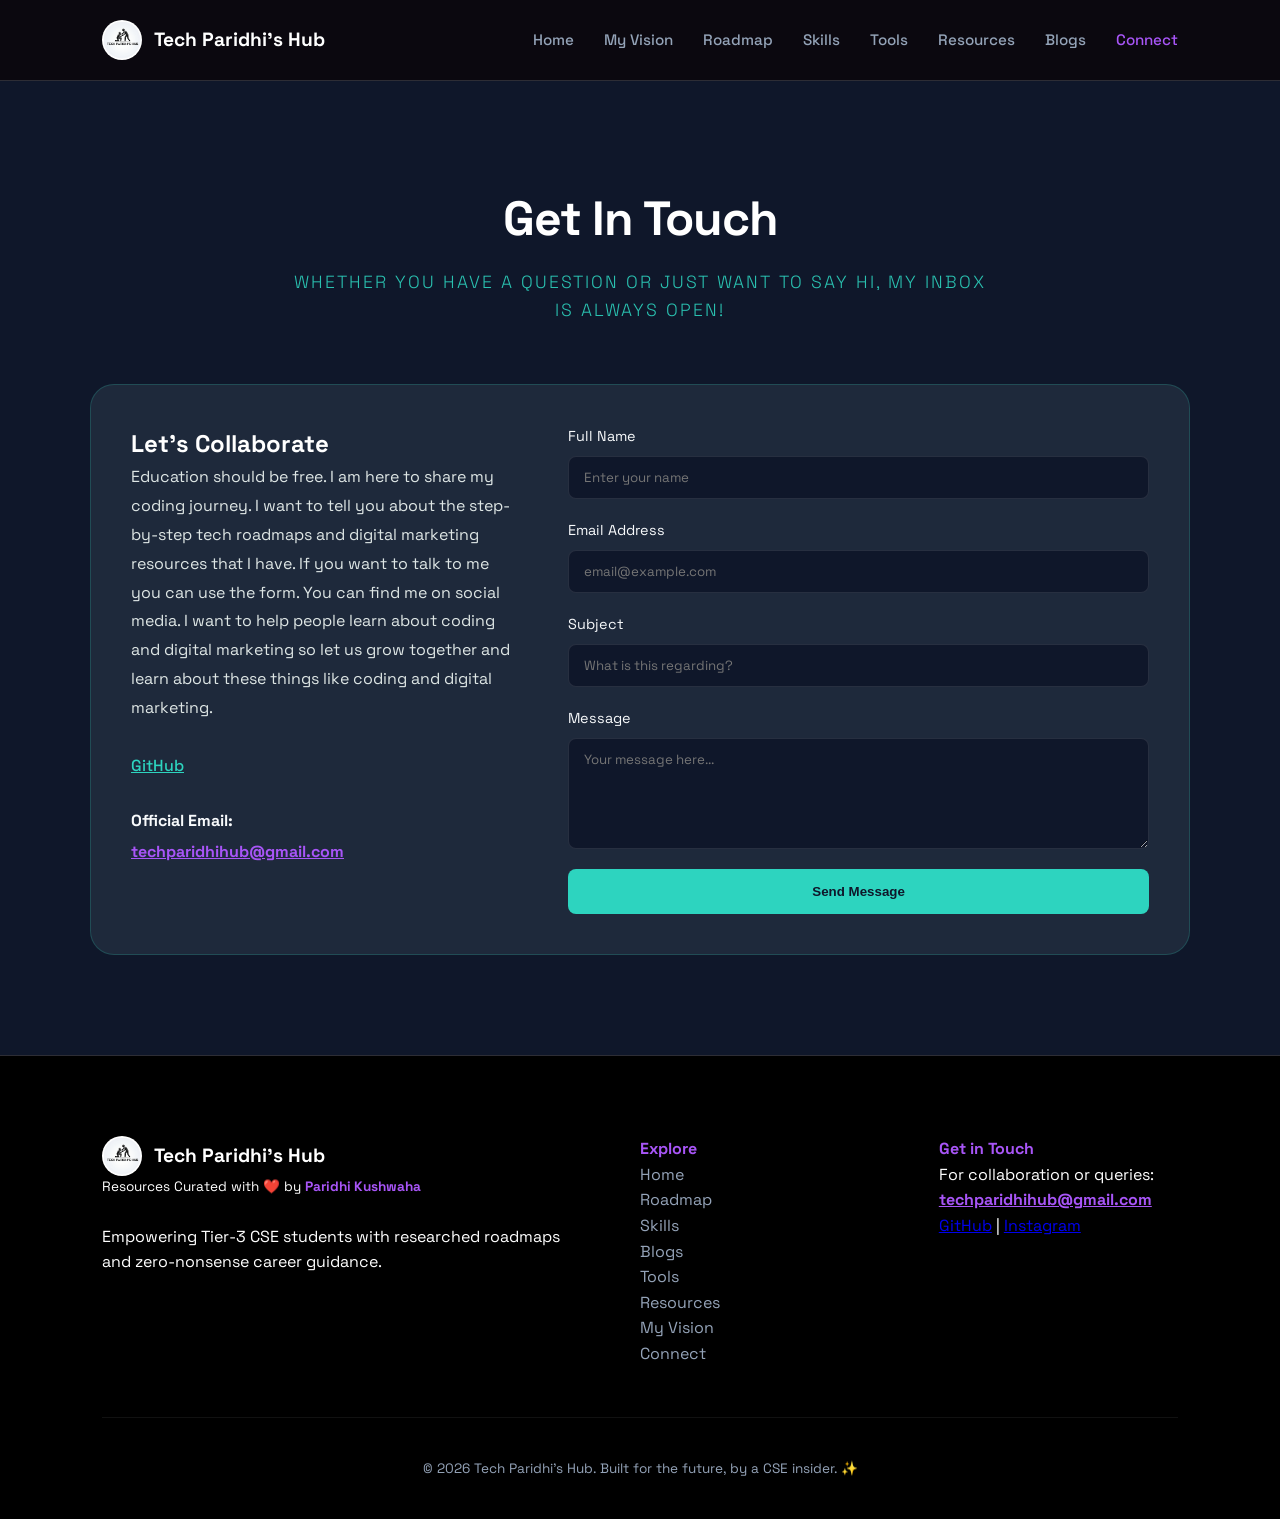
<file: contact.html>
<!DOCTYPE html>
<html lang="en">
<head>
    <meta charset="UTF-8">
    <meta name="viewport" content="width=device-width, initial-scale=1.0">
    <title>Connect with Tech Paridhi's Hub to updated with technologies</title>
    <link rel="canonical" href="https://tech-paridhis-hub.vercel.app/contact.html"/>
    <meta name="referrer" content="strict-origin-when-cross-origin">
    <meta name="description" content="Tier-3 to Tech Pro: Get the most researched coding roadmap and career guidance for CSE students and 12th pass-outs.">
    <link rel="stylesheet" href="style.css">
    <link href="https://fonts.googleapis.com/css2?family=Space+Grotesk:wght@300;500;700&display=swap" rel="stylesheet">
   <!-- Google tag (gtag.js) -->
<script async src="https://www.googletagmanager.com/gtag/js?id=G-S87THM945D"></script>
<script>
  window.dataLayer = window.dataLayer || [];
  function gtag(){dataLayer.push(arguments);}
  gtag('js', new Date());

  gtag('config', 'G-S87THM945D');
</script>
<script type="application/ld+json">
{
  "@context": "https://schema.org",
  "@type": "ProfessionalService",
  "name": "Tech Paridhi's Hub",
  "alternateName": ["TechPari", "Tech Paridhi"],
  "url": "https://tech-paridhis-hub.vercel.app/",
  "logo": "https://tech-paridhis-hub.vercel.app/Tech Paridhi's Hub logo.png", 
  "description": "Tech Paridhi's Hub is a digital platform created by Paridhi Kushwaha, a Computer Science Engineering graduate. It provides actionable tech roadmaps, local SEO insights curated specifically for Tier-2 and Tier-3 engineering students.",
  "founder": {
    "@type": "Person",
    "name": "Paridhi Kushwaha",
    "jobTitle": "SEO Fresher & Web Developer",
    "birthDate": "2003-04-26",
    "gender": "Female",
    "nationality": {
      "@type": "Country",
      "name": "India"
    },
    "alumniOf": {
      "@type": "EducationalOrganization",
      "name": "Computer Science Engineering Graduate"
    }
  },
  "sameAs": [
    "https://github.com/ParidhiKushwaha-Dev",
    "https://www.instagram.com/techparidhihub/"
  ]
}
</script>
</head>
<body class="page-connect">
    <nav class="navbar">
        <div class="logo">
    <a href="/" class="logo-text-link" style="display: flex; align-items: center; gap: 12px;">
        <img src="tech-paridhis-hub-logo.png" alt="Tech Paridhi's Hub Logo" class="circle-logo">
        <span>Tech Paridhi's Hub</span>
    </a>
</div>
        <ul class="nav-links">
            <li><a href="index.html">Home</a></li>
            <li><a href="about.html">My Vision</a></li>
            <li><a href="roadmap.html">Roadmap</a></li>
            <li><a href="skills.html">Skills</a></li>
            <li><a href="toolbox.html">Tools</a></li>
            <li><a href="resources.html">Resources</a></li>
            <li><a href="blogs.html">Blogs</a></li>
            <li><a href="contact.html"class="active">Connect</a></li>
        </ul>
    </nav>
    
    <main class="contact-page">
    <div class="contact-container">
        <h1 class="main-title">Get In Touch</h1>
        <p class="tagline">Whether you have a question or just want to say hi, my inbox is always open!</p>

        <div class="contact-wrapper">
            <div class="contact-info">
                <h2>Let's Collaborate</h2>
                <p class="description">
                    Education should be free. I am here to share my coding journey. I want to tell you about the step-by-step tech roadmaps and digital marketing resources that I have. If you want to talk to me you can use the form. You can find me on social media. I want to help people learn about coding and digital marketing so let us grow together and learn about these things like coding and digital marketing. 
                </p>
                
                <div class="social-links">
                    <a href="https://github.com/ParidhiKushwaha-Dev" target="_blank" class="social-item" rel="noopener noreferrer">
                        <i class="fab fa-github"></i> GitHub
                    </a>
                </div>
                
                <div class="email-box">
                    <p>Official Email:</p>
                    <a href="mailto:techparidhihub@gmail.com" class="email-link">techparidhihub@gmail.com</a>
                </div>
            </div>

            <form class="contact-form" onsubmit="gtag('event', 'generate_lead', {'event_category': 'Contact', 'event_label': 'Form Submit'});">
                <div class="form-group">
                    <label for="name">Full Name</label>
                    <input type="text" id="name" name="name" placeholder="Enter your name" required>
                </div>
                
                <div class="form-group">
                    <label for="email">Email Address</label>
                    <input type="email" id="email" name="email" placeholder="email@example.com" required>
                </div>
                
                <div class="form-group">
                    <label for="subject">Subject</label>
                    <input type="text" id="subject" name="subject" placeholder="What is this regarding?">
                </div>

                <div class="form-group">
                    <label for="message">Message</label>
                    <textarea id="message" name="message" rows="5" placeholder="Your message here..." required></textarea>
                </div>
                
                <button type="submit" class="submit-btn">Send Message</button>
            </form>
        </div>
    </div>
</main>

     <footer class="main-footer">
    <div class="footer-container">
        <div class="footer-brand">
            <div class="logo">
    <a href="/" class="logo-text-link" style="display: flex; align-items: center; gap: 12px;">
        <img src="tech-paridhis-hub-logo.png" alt="Tech Paridhi's Hub Logo" class="circle-logo">
        <span>Tech Paridhi's Hub</span>
    </a>
</div>
        <p class="footer-owner">Resources Curated with ❤️ by <span>Paridhi Kushwaha</span></p><br>
            <p>Empowering Tier-3 CSE students with researched roadmaps and zero-nonsense career guidance.</p>
        </div>

        <div class="footer-links">
            <h4>Explore</h4>
            <ul>
                <li><a href="index.html">Home</a></li>
                <li><a href="roadmap.html">Roadmap</a></li>
                <li><a href="skills.html">Skills</a></li>
                <li><a href="blogs.html">Blogs</a></li>
                <li><a href="toolbox.html">Tools</a></li>
                <li><a href="resources.html">Resources</a></li>
                <li><a href="about.html">My Vision</a></li>
                <li><a href="contact.html">Connect</a></li>
            </ul>
        </div>

        <div class="footer-contact">
            <h4>Get in Touch</h4>
            <p>For collaboration or queries:</p>
            <a href="mailto:techparidhihub@gmail.com" class="email-link">techparidhihub@gmail.com</a>
                <div class="social-icons">
    <a href="https://github.com/ParidhiKushwaha-Dev" target="_blank" rel="noopener noreferrer">GitHub</a> | 
<a href="https://www.instagram.com/techparidhishub/" target="_blank" rel="noopener noreferrer nofollow">Instagram</a>
</div>
        </div>
    </div>

    <div class="footer-bottom">
        <p>&copy; 2026 Tech Paridhi's Hub. Built for the future, by a CSE insider. ✨</p>
    </div>
</footer>
</body>
</html>
</file>
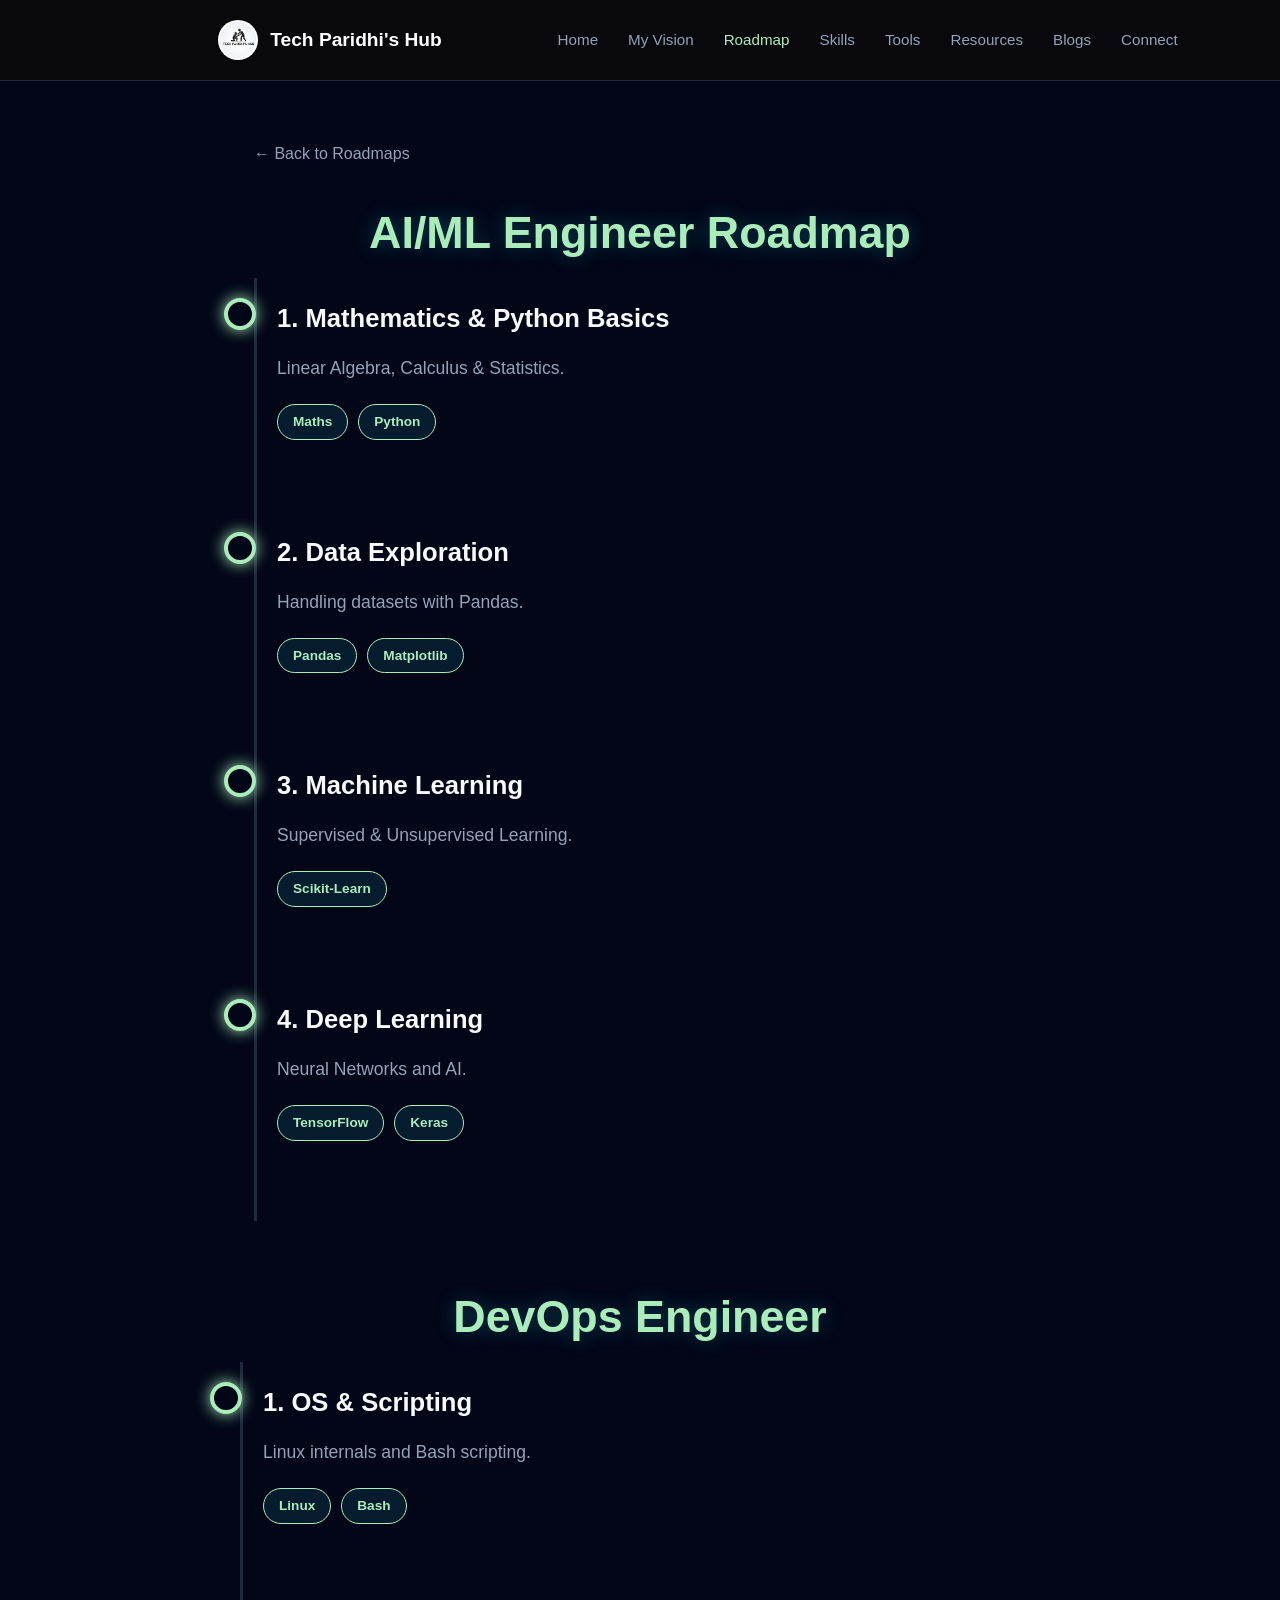
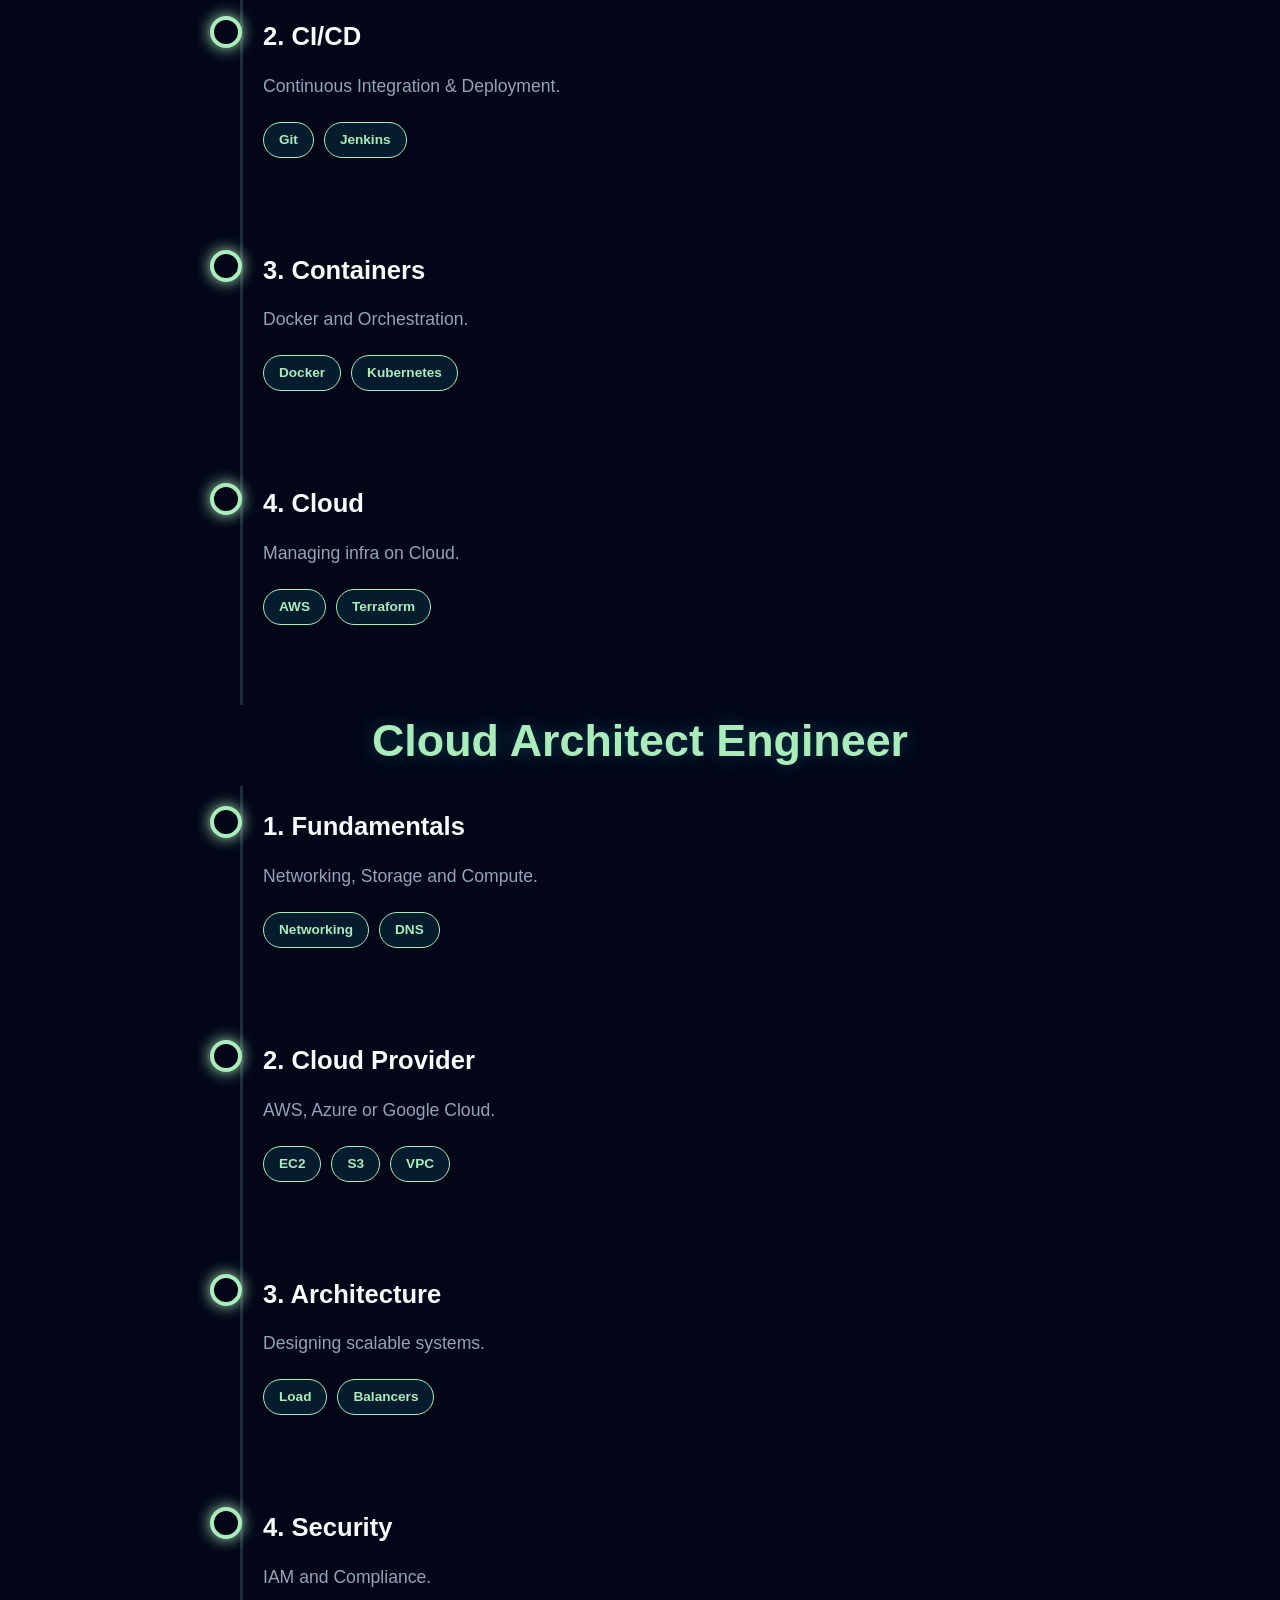
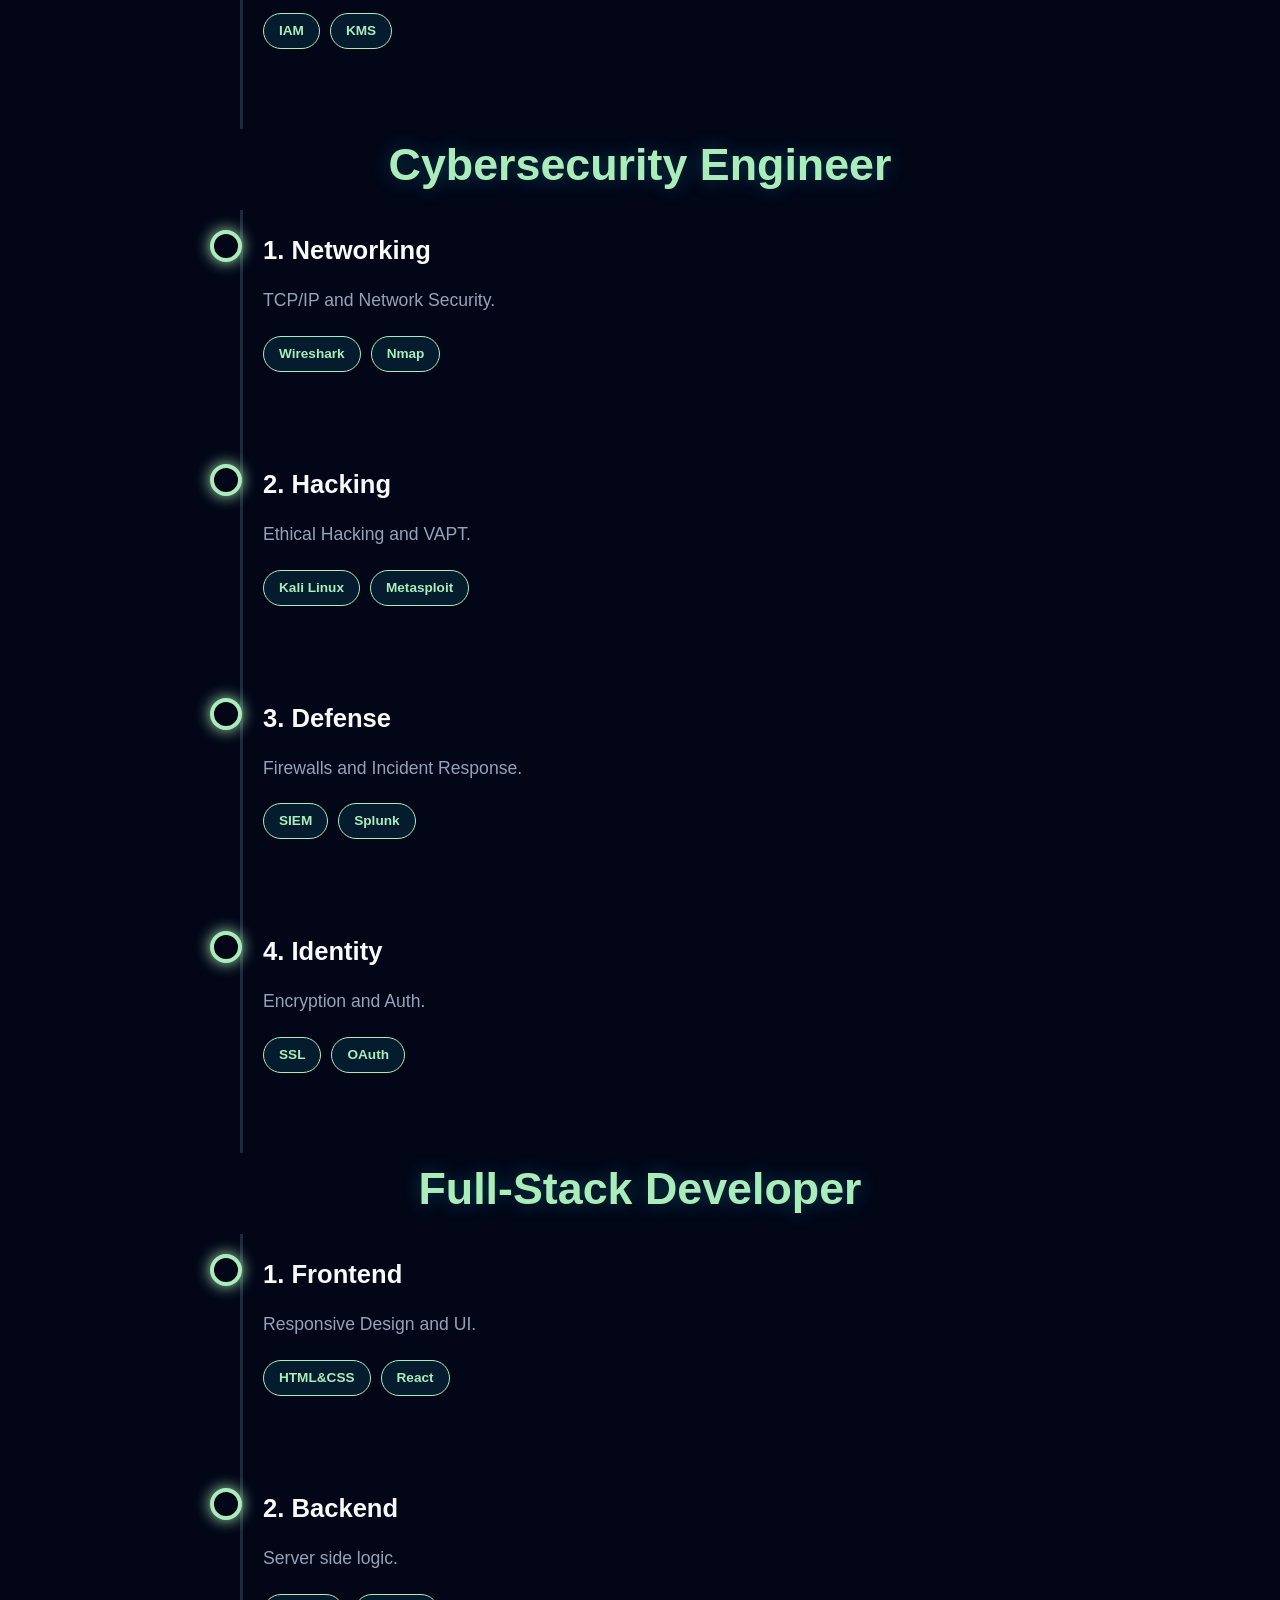
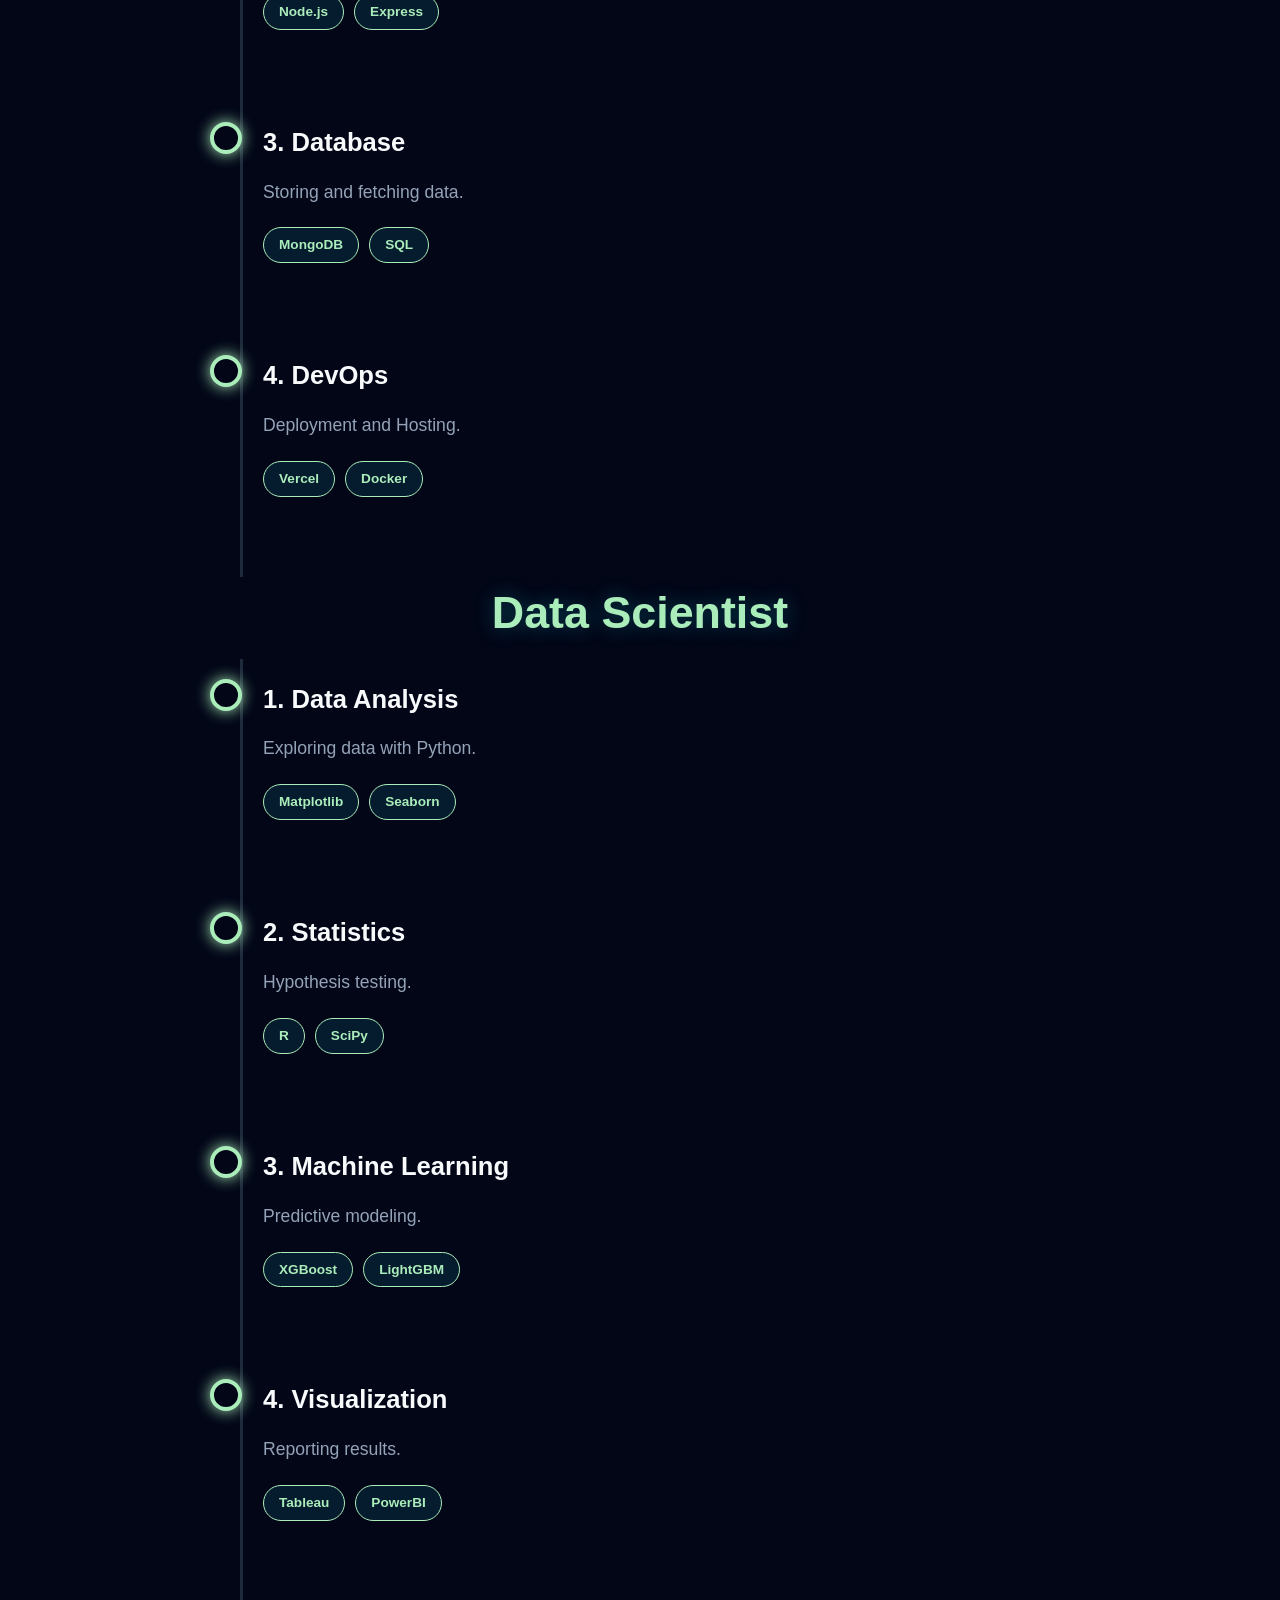
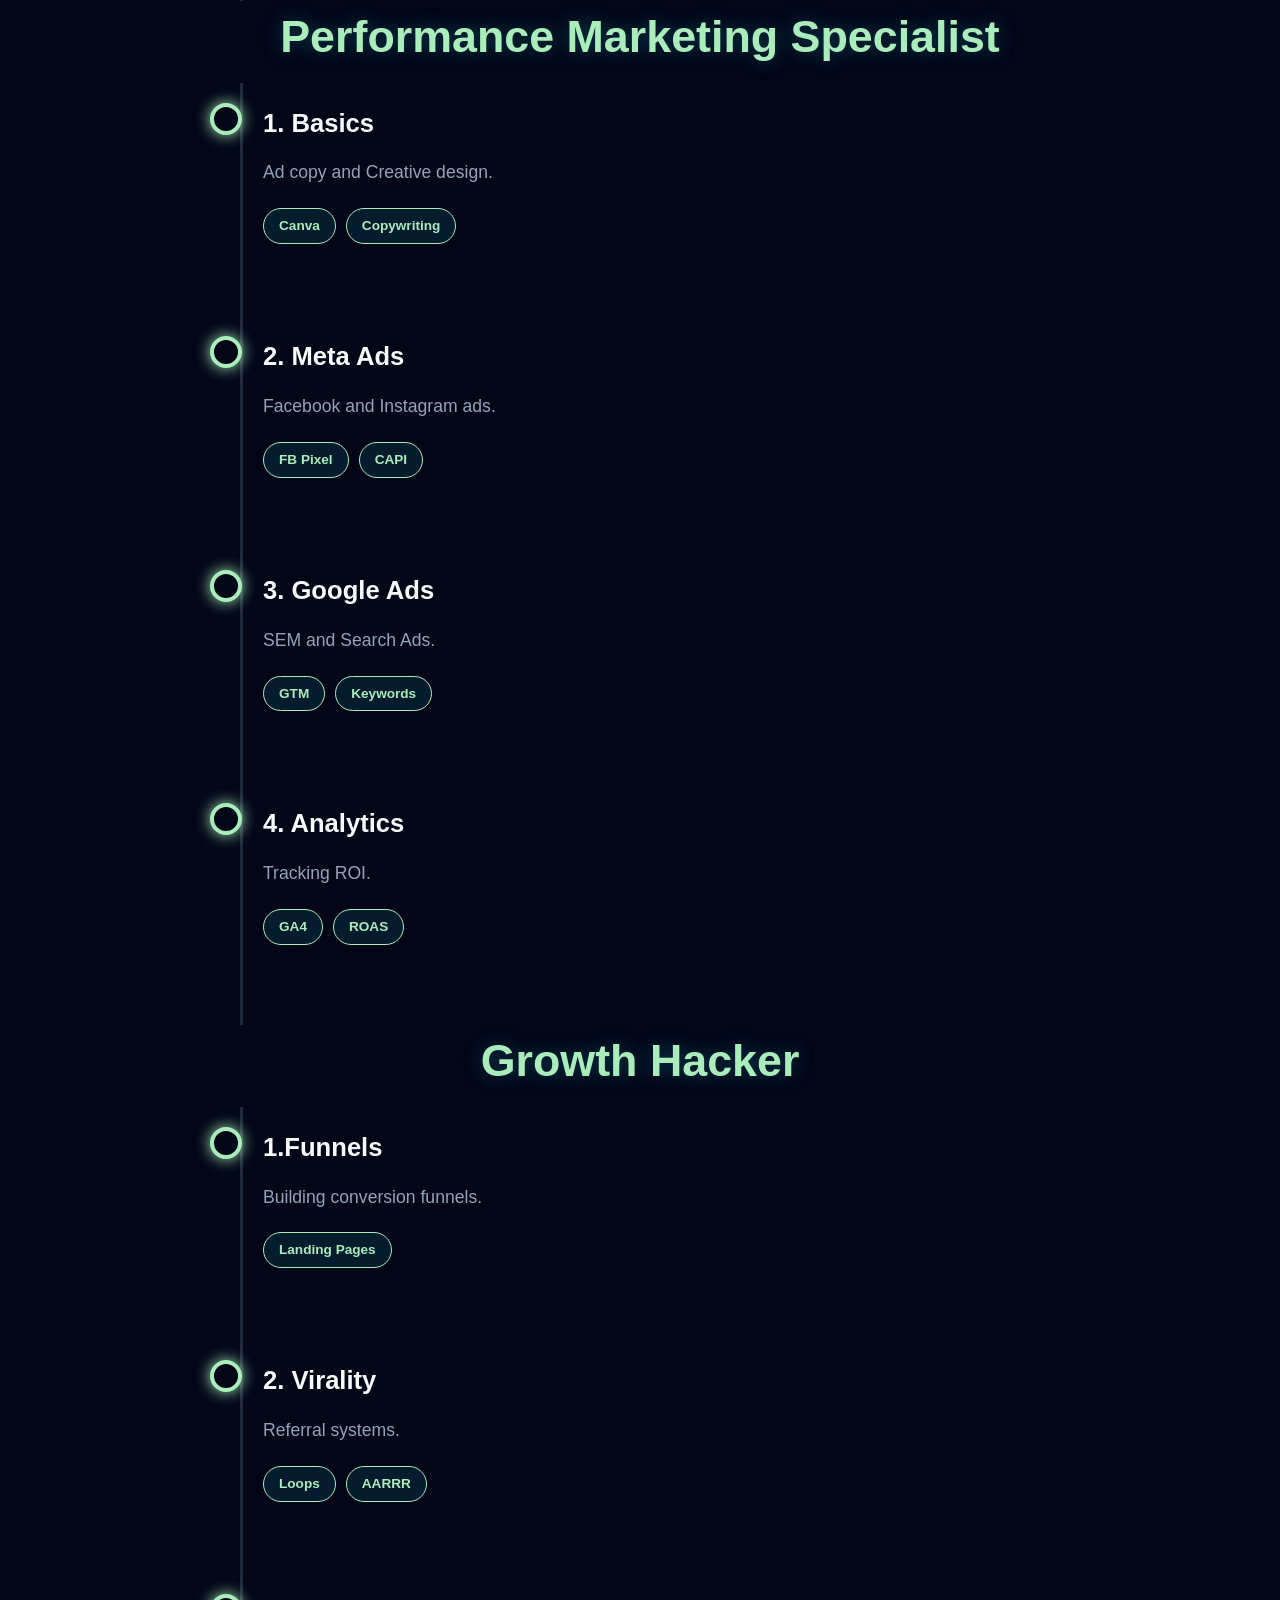
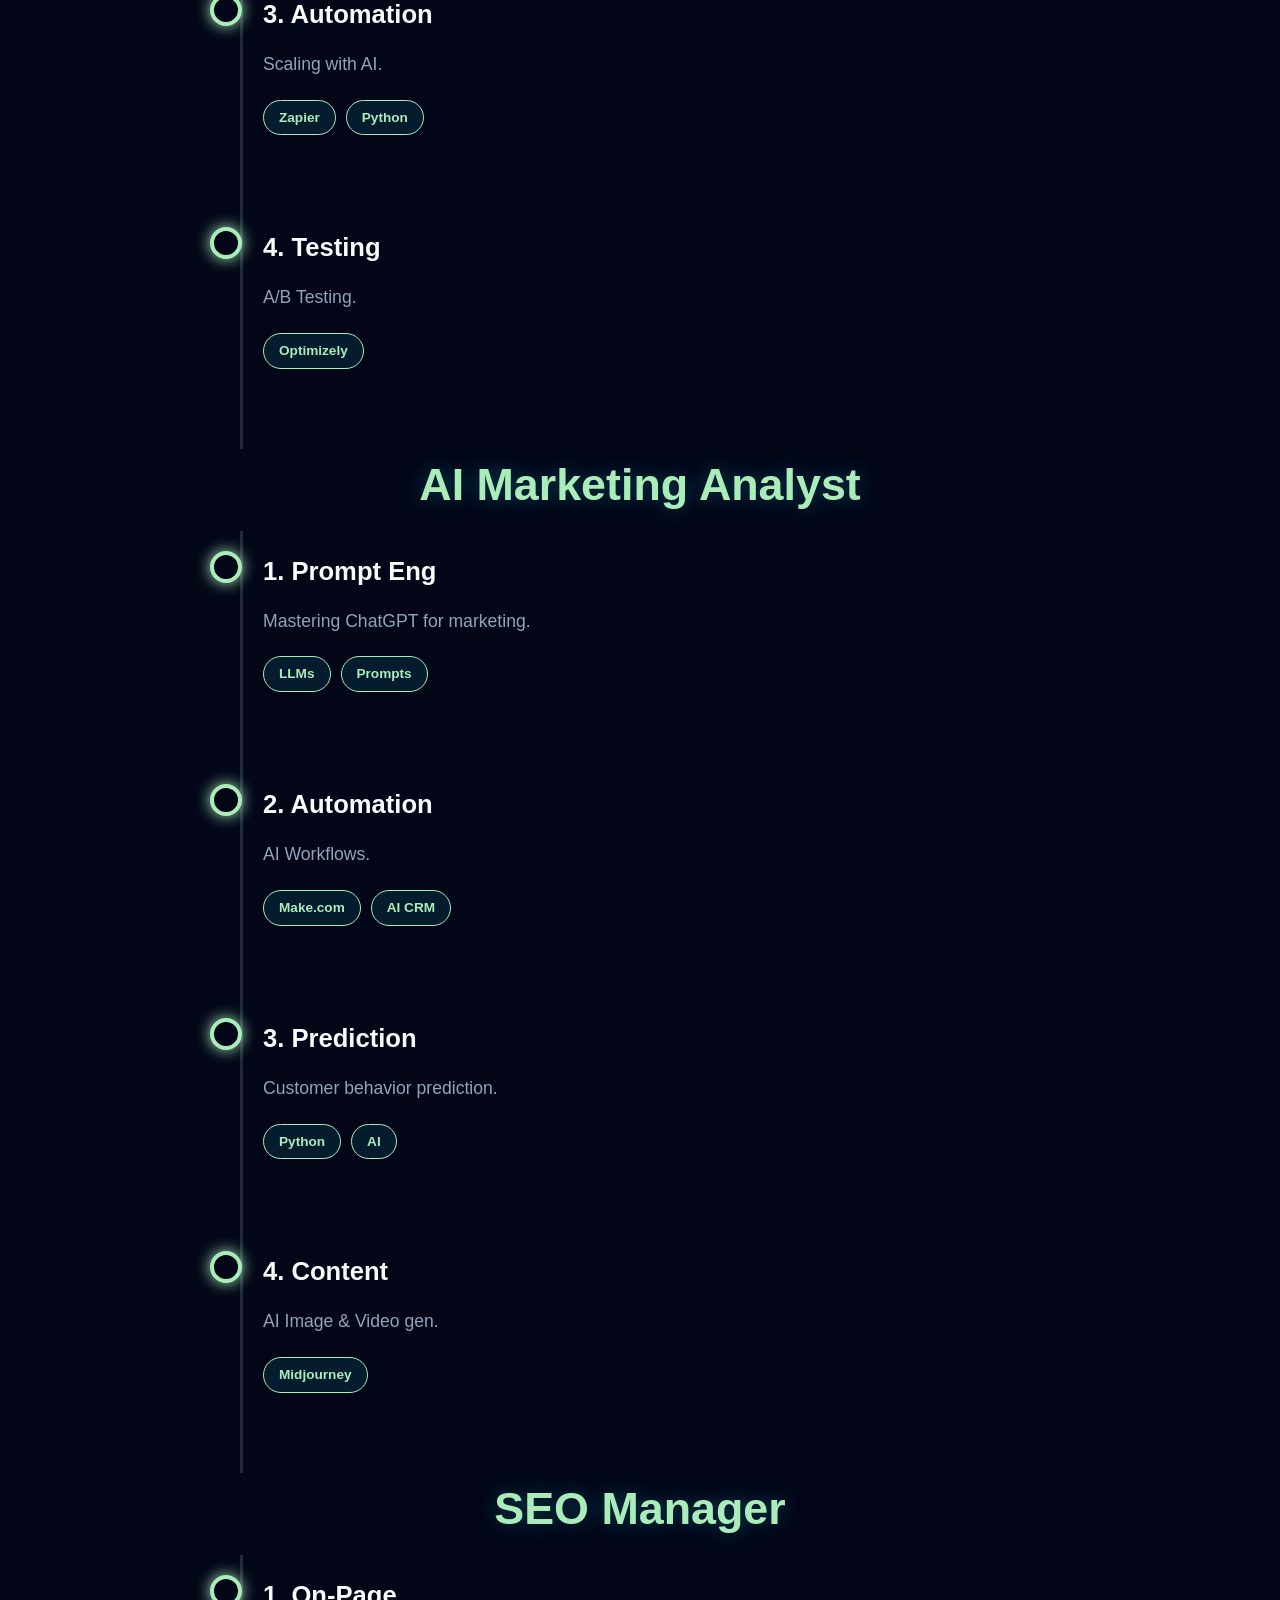
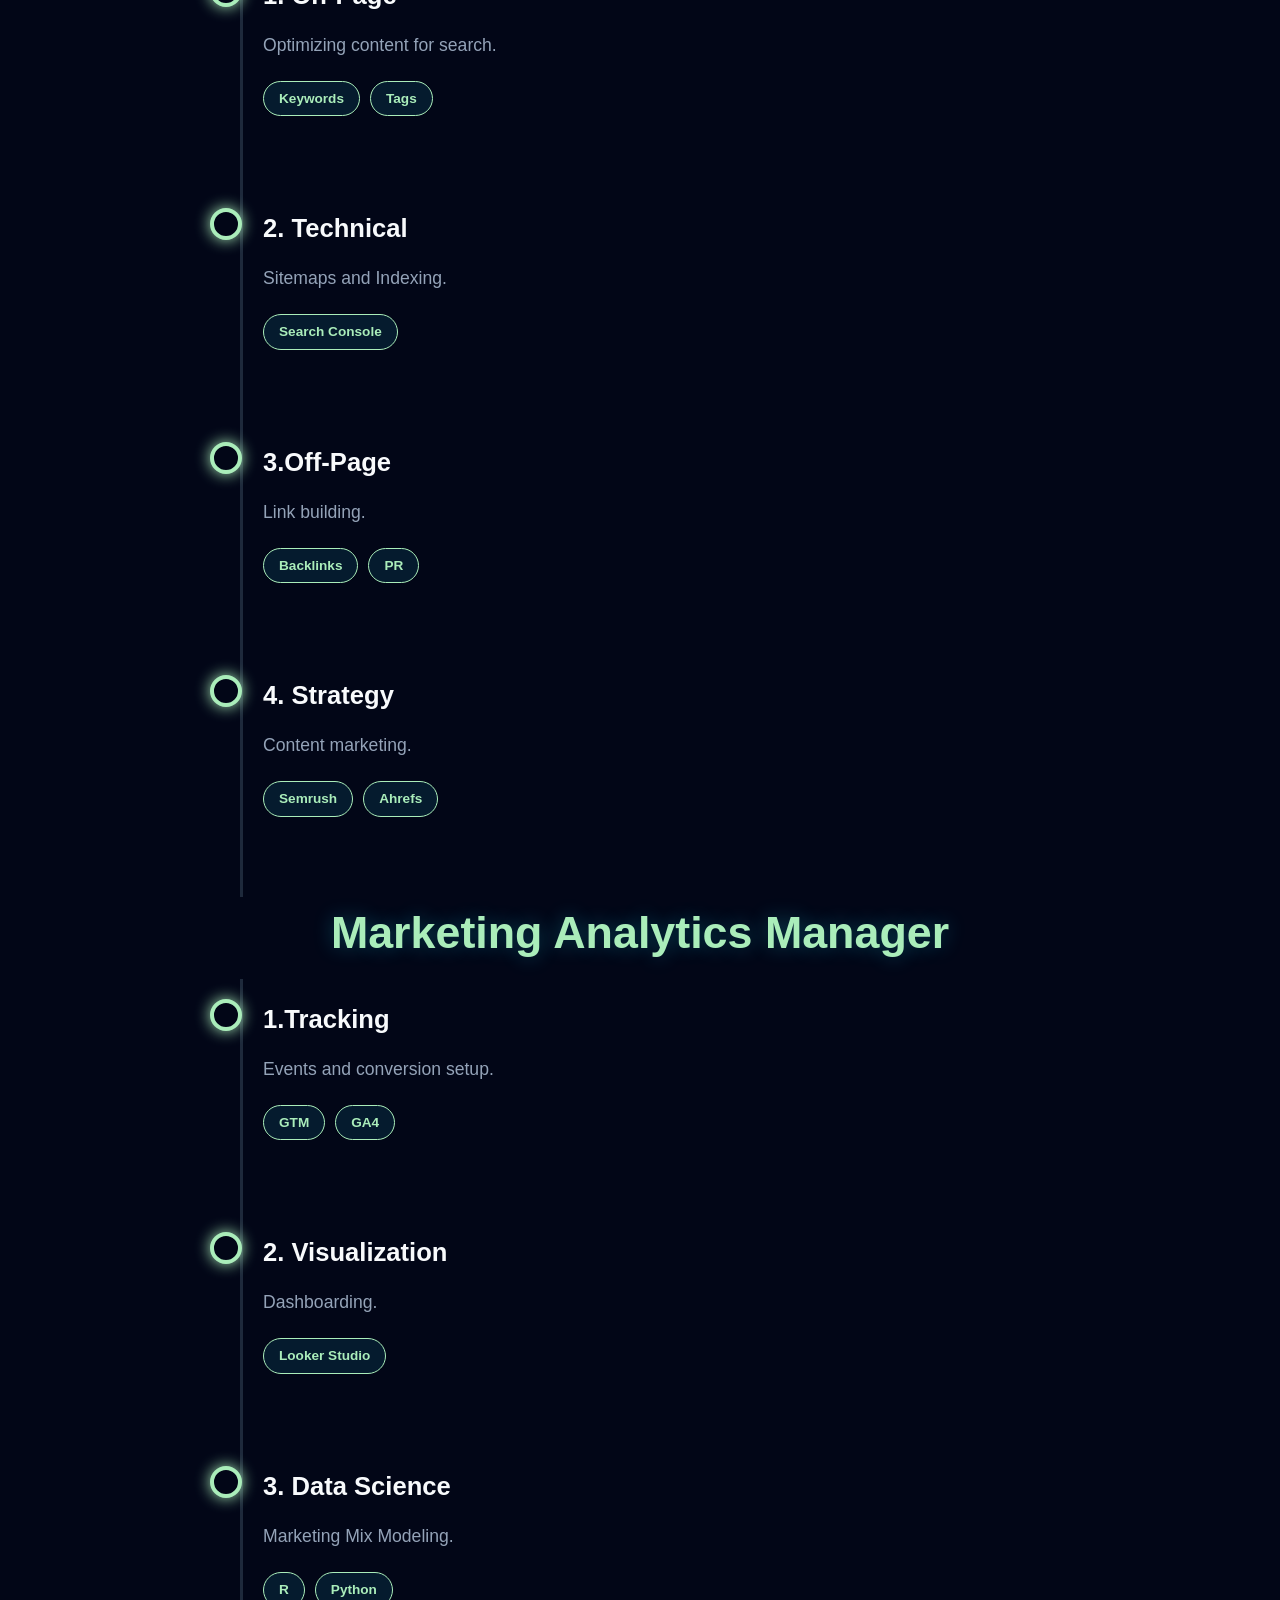
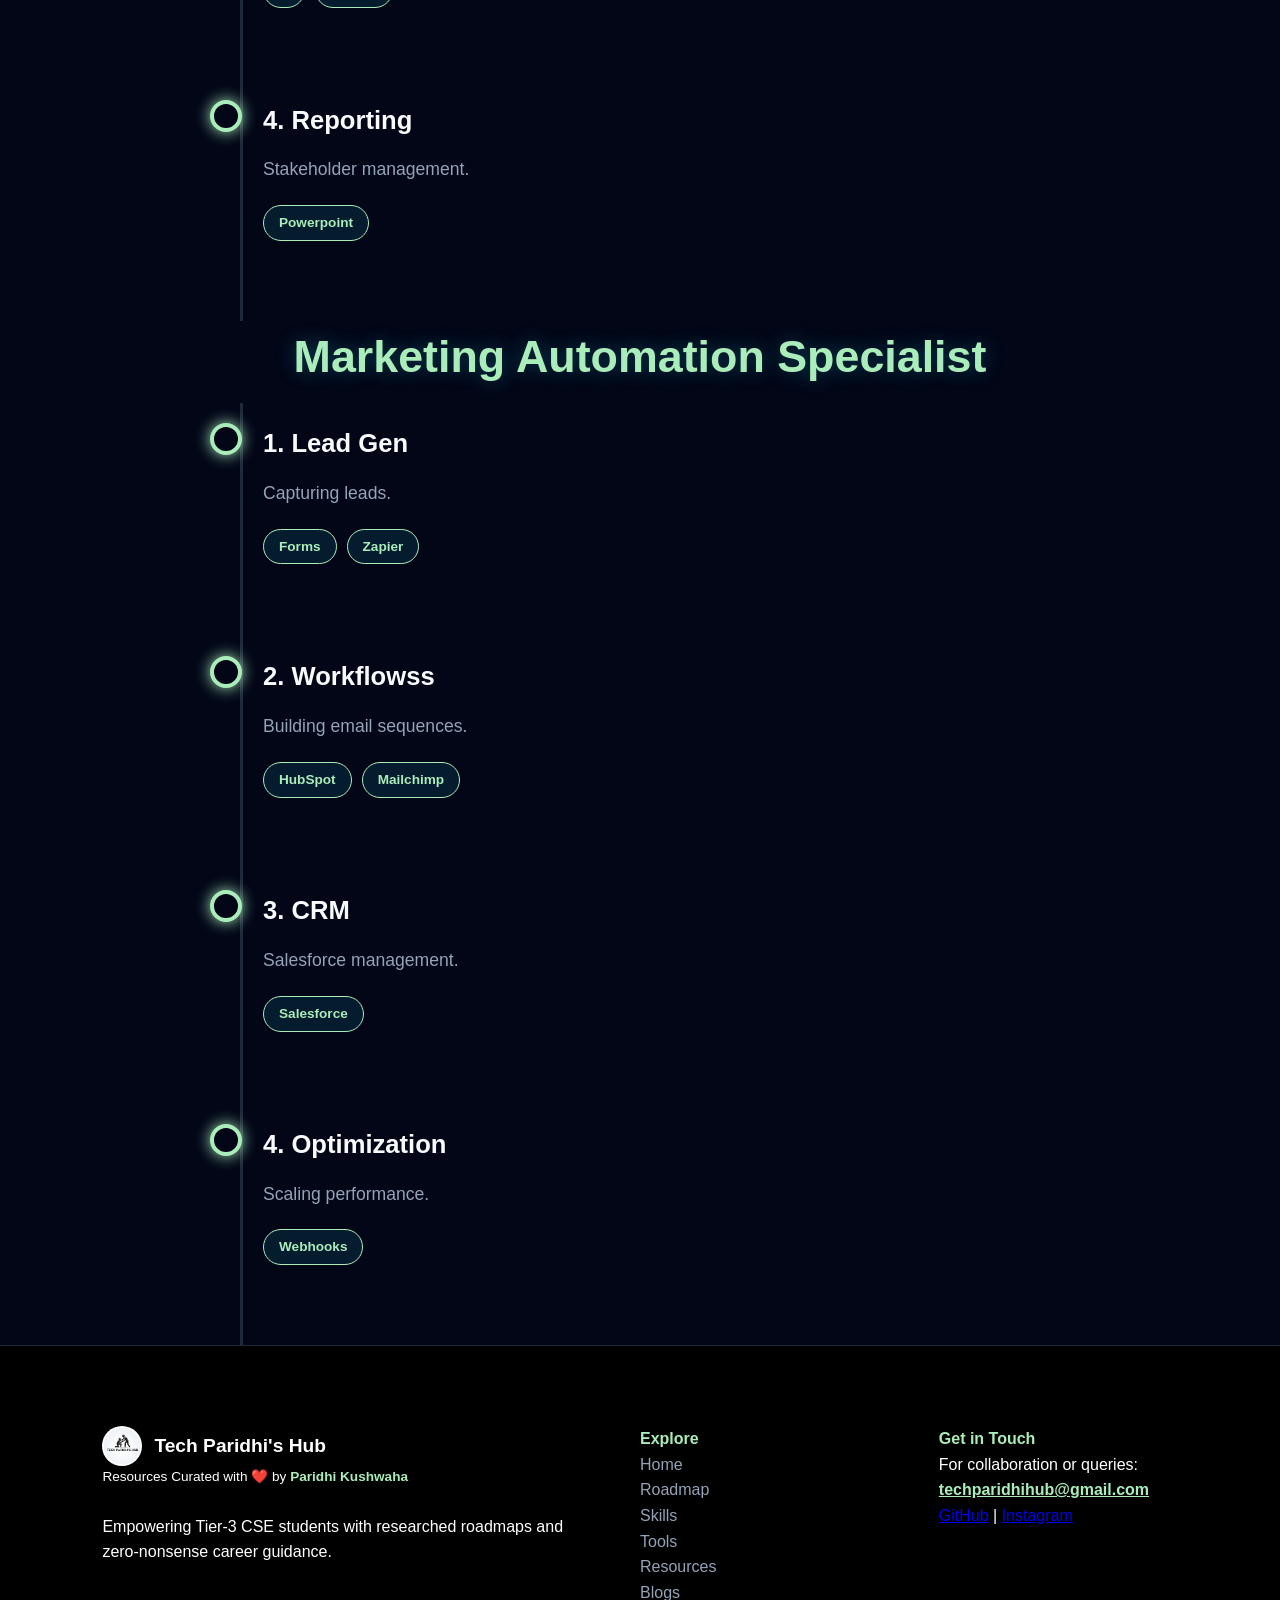
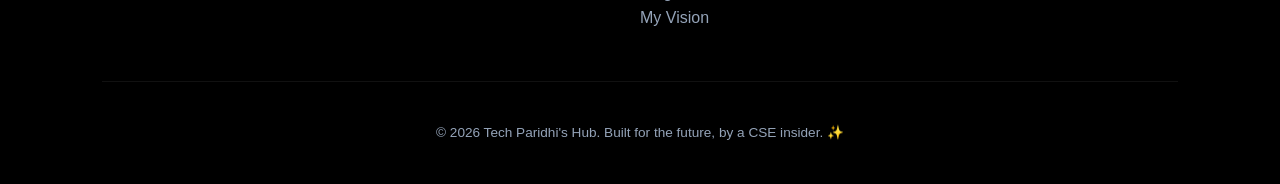
<file: path-details.html>
<!DOCTYPE html>
<html lang="en">
<head>
    <meta charset="UTF-8">
    <meta name="viewport" content="width=device-width, initial-scale=1.0">
    <title>Explore complete career roadmap for 2026 beginners|Tech Paridhi's Hub</title>
    <link rel="canonical" href="https://tech-paridhis-hub.vercel.app/path-details.html"/>
    <meta name="referrer" content="strict-origin-when-cross-origin">
    <meta http-equiv="Content-Security-Policy" content="default-src 'self'; script-src 'self' 'unsafe-inline' https://www.googletagmanager.com; style-src 'self' 'unsafe-inline' https://fonts.googleapis.com; font-src 'self' https://fonts.gstatic.com; img-src 'self' data: https:; frame-src https://www.googletagmanager.com;">

    <link rel="stylesheet" href="style.css">
    <link href="https://fonts.googleapis.com/css2?family=Space+Grotesk:wght@300;500;700&display=swap" rel="stylesheet">
    <!-- Google Tag Manager -->
 <!-- Google tag (gtag.js) -->
<script async src="https://www.googletagmanager.com/gtag/js?id=G-S87THM945D"></script>
<script>
  window.dataLayer = window.dataLayer || [];
  function gtag(){dataLayer.push(arguments);}
  gtag('js', new Date());

  gtag('config', 'G-S87THM945D');
</script>
<!-- End Google Tag Manager -->

<script src="script.js" defer></script>

<script type="application/ld+json">
{
  "@context": "https://schema.org",
  "@type": "ProfessionalService",
  "name": "Tech Paridhi's Hub",
  "alternateName": ["TechPari", "Tech Paridhi"],
  "url": "https://tech-paridhis-hub.vercel.app/",
  "logo": "https://tech-paridhis-hub.vercel.app/Tech Paridhi's Hub logo.png", 
  "description": "Tech Paridhi's Hub is a digital platform created by Paridhi Kushwaha, a Computer Science Engineering graduate. It provides actionable tech roadmaps, local SEO insights curated specifically for Tier-2 and Tier-3 engineering students.",
  "founder": {
    "@type": "Person",
    "name": "Paridhi Kushwaha",
    "jobTitle": "SEO Fresher & Web Developer",
    "birthDate": "2003-04-26",
    "gender": "Female",
    "nationality": {
      "@type": "Country",
      "name": "India"
    },
    "alumniOf": {
      "@type": "EducationalOrganization",
      "name": "Computer Science Engineering Graduate"
    }
  },
  "sameAs": [
    "https://github.com/ParidhiKushwaha-Dev",
    "https://www.instagram.com/techparidhihub/"
  ]
}
</script>
</head>
<body class="path-page"> 
    <nav class="navbar">
   <div class="roadmap-container">
       </div>
        <div class="logo">
    <a href="/" class="logo-text-link" style="display: flex; align-items: center; gap: 12px;">
        <img src="tech-paridhis-hub-logo.png" alt="Tech Paridhi's Hub Logo" class="circle-logo">
        <span>Tech Paridhi's Hub</span>
    </a>
</div>
        <ul class="nav-links">
            <li><a href="index.html">Home</a></li>
            <li><a href="about.html">My Vision</a></li>
            <li><a href="roadmap.html"class="active">Roadmap</a></li>
            <li><a href="skills.html">Skills</a></li>
             <li><a href="toolbox.html">Tools</a></li>
             <li><a href="resources.html">Resources</a></li>
            <li><a href="blogs.html">Blogs</a></li>
            <li><a href="contact.html">Connect</a></li>
        </ul>
    </nav>
    <div class="path-container">
    <a href="roadmap.html" class="btn-back">← Back to Roadmaps</a>
    
    <h1 id="jobTitle">AI/ML Engineer Roadmap</h1>
    <div class="timeline" id="roadmapContent">
        
        <div class="step">
            <h3>1. Mathematics & Python Basics</h3>
            <p>Linear Algebra, Calculus & Statistics.</p>
            <div class="tags">
                <span class="tag">Maths</span>
                <span class="tag">Python</span>
            </div>
        </div>

        <div class="step">
            <h3>2. Data Exploration</h3>
            <p>Handling datasets with Pandas.</p>
            <div class="tags">
                <span class="tag">Pandas</span>
                <span class="tag">Matplotlib</span>
            </div>
        </div>
          <div class="step">
            <h3>3. Machine Learning</h3>
            <p>Supervised & Unsupervised Learning.</p>
            <div class="tags">
                <span class="tag">Scikit-Learn</span>
            </div>
          </div>
         <div class="step">
            <h3>4. Deep Learning</h3>
            <p>Neural Networks and AI.</p>
            <div class="tags">
                <span class="tag">TensorFlow</span>
                <span class="tag">Keras</span>
            </div>
          </div>

        </div>
</div>
   

      <h1 id="jobTitle">DevOps Engineer</h1>
    <div class="timeline" id="roadmapContent">
        
        <div class="step">
            <h3>1. OS & Scripting</h3>
            <p>Linux internals and Bash scripting.</p>
            <div class="tags">
                <span class="tag">Linux</span>
                <span class="tag">Bash</span>
            </div>
        </div>

        <div class="step">
            <h3>2. CI/CD</h3>
            <p>Continuous Integration & Deployment.</p>
            <div class="tags">
                <span class="tag">Git</span>
                <span class="tag">Jenkins</span>
            </div>
        </div>
          <div class="step">
            <h3>3. Containers</h3>
            <p>Docker and Orchestration.</p>
            <div class="tags">
                <span class="tag">Docker</span>
                <span class="tag">Kubernetes</span>
            </div>
          </div>
         <div class="step">
            <h3>4. Cloud</h3>
            <p>Managing infra on Cloud.</p>
            <div class="tags">
                <span class="tag">AWS</span>
                <span class="tag">Terraform</span>
            </div>
          </div>
    </div>
</div>

<h1 id="jobTitle">Cloud Architect Engineer</h1>
    <div class="timeline" id="roadmapContent">
        
        <div class="step">
            <h3>1. Fundamentals</h3>
            <p>Networking, Storage and Compute.</p>
            <div class="tags">
                <span class="tag">Networking</span>
                <span class="tag">DNS</span>
            </div>
        </div>

        <div class="step">
            <h3>2. Cloud Provider</h3>
            <p>AWS, Azure or Google Cloud.</p>
            <div class="tags">
                <span class="tag">EC2</span>
                <span class="tag">S3</span>
                <span class="tag">VPC</span>
            </div>
        </div>
          <div class="step">
            <h3>3. Architecture</h3>
            <p>Designing scalable systems.</p>
            <div class="tags">
                <span class="tag">Load</span>
                <span class="tag">Balancers</span>
            </div>
          </div>
         <div class="step">
            <h3>4. Security</h3>
            <p>IAM and Compliance.</p>
            <div class="tags">
                <span class="tag">IAM</span>
                <span class="tag">KMS</span>
            </div>
          </div>
    </div>
</div>

<h1 id="jobTitle">Cybersecurity Engineer</h1>
    <div class="timeline" id="roadmapContent">
        
        <div class="step">
            <h3>1. Networking</h3>
            <p>TCP/IP and Network Security.</p>
            <div class="tags">
                <span class="tag">Wireshark</span>
                <span class="tag">Nmap</span>
            </div>
        </div>

        <div class="step">
            <h3>2. Hacking</h3>
            <p>Ethical Hacking and VAPT.</p>
            <div class="tags">
                <span class="tag">Kali Linux</span>
                <span class="tag">Metasploit</span>
            </div>
        </div>
          <div class="step">
            <h3>3. Defense</h3>
            <p>Firewalls and Incident Response.</p>
            <div class="tags">
                <span class="tag">SIEM</span>
                <span class="tag">Splunk</span>
            </div>
          </div>
         <div class="step">
            <h3>4. Identity</h3>
            <p>Encryption and Auth.</p>
            <div class="tags">
                <span class="tag">SSL</span>
                <span class="tag">OAuth</span>
            </div>
          </div>
    </div>
</div>


<h1 id="jobTitle">Full-Stack Developer</h1>
    <div class="timeline" id="roadmapContent">
        
        <div class="step">
            <h3>1. Frontend</h3>
            <p>Responsive Design and UI.</p>
            <div class="tags">
                <span class="tag">HTML&CSS</span>
                <span class="tag">React</span>
            </div>
        </div>

        <div class="step">
            <h3>2. Backend</h3>
            <p>Server side logic.</p>
            <div class="tags">
                <span class="tag">Node.js</span>
                <span class="tag">Express</span>
            </div>
        </div>
          <div class="step">
            <h3>3. Database</h3>
            <p>Storing and fetching data.</p>
            <div class="tags">
                <span class="tag">MongoDB</span>
                <span class="tag">SQL</span>
            </div>
          </div>
         <div class="step">
            <h3>4. DevOps</h3>
            <p>Deployment and Hosting.</p>
            <div class="tags">
                <span class="tag">Vercel</span>
                <span class="tag">Docker</span>
            </div>
          </div>
    </div>
</div>


<h1 id="jobTitle">Data Scientist</h1>
    <div class="timeline" id="roadmapContent">
        
        <div class="step">
            <h3>1. Data Analysis</h3>
            <p>Exploring data with Python.</p>
            <div class="tags">
                <span class="tag">Matplotlib</span>
                <span class="tag">Seaborn</span>
            </div>
        </div>

        <div class="step">
            <h3>2. Statistics</h3>
            <p>Hypothesis testing.</p>
            <div class="tags">
                <span class="tag">R</span>
                <span class="tag">SciPy</span>
                
            </div>
        </div>
          <div class="step">
            <h3>3. Machine Learning</h3>
            <p>Predictive modeling.</p>
            <div class="tags">
                <span class="tag">XGBoost</span>
                <span class="tag">LightGBM</span>
            </div>
          </div>
         <div class="step">
            <h3>4. Visualization</h3>
            <p>Reporting results.</p>
            <div class="tags">
                <span class="tag">Tableau</span>
                <span class="tag">PowerBI</span>
            </div>
          </div>
    </div>
</div>




 <h1 id="jobTitle">Performance Marketing Specialist</h1>
    <div class="timeline" id="roadmapContent">
        
        <div class="step">
            <h3>1. Basics</h3>
            <p>Ad copy and Creative design.</p>
            <div class="tags">
                <span class="tag">Canva</span>
                <span class="tag">Copywriting</span>
            </div>
        </div>

        <div class="step">
            <h3>2. Meta Ads</h3>
            <p>Facebook and Instagram ads.</p>
            <div class="tags">
                <span class="tag">FB Pixel</span>
                <span class="tag">CAPI</span>
            </div>
        </div>
          <div class="step">
            <h3>3. Google Ads</h3>
            <p>SEM and Search Ads.</p>
            <div class="tags">
                <span class="tag">GTM</span>
                <span class="tag">Keywords</span>
            </div>
          </div>
         <div class="step">
            <h3>4. Analytics</h3>
            <p>Tracking ROI.</p>
            <div class="tags">
                <span class="tag">GA4</span>
                <span class="tag">ROAS</span>
            </div>
          </div>

        </div>
</div>
   

      <h1 id="jobTitle">Growth Hacker</h1>
    <div class="timeline" id="roadmapContent">
        
        <div class="step">
            <h3>1.Funnels</h3>
            <p>Building conversion funnels.</p>
            <div class="tags">
                <span class="tag">Landing Pages</span>
                
            </div>
        </div>

        <div class="step">
            <h3>2. Virality</h3>
            <p>Referral systems.</p>
            <div class="tags">
                <span class="tag">Loops</span>
                <span class="tag">AARRR</span>
            </div>
        </div>
          <div class="step">
            <h3>3. Automation</h3>
            <p>Scaling with AI.</p>
            <div class="tags">
                <span class="tag">Zapier</span>
                <span class="tag">Python</span>
            </div>
          </div>
         <div class="step">
            <h3>4. Testing</h3>
            <p>A/B Testing.</p>
            <div class="tags">
                <span class="tag">Optimizely</span>
            </div>
          </div>
    </div>
</div>

<h1 id="jobTitle">AI Marketing Analyst</h1>
    <div class="timeline" id="roadmapContent">
        
        <div class="step">
            <h3>1. Prompt Eng</h3>
            <p>Mastering ChatGPT for marketing.</p>
            <div class="tags">
                <span class="tag">LLMs</span>
                <span class="tag">Prompts</span>
            </div>
        </div>

        <div class="step">
            <h3>2. Automation</h3>
            <p>AI Workflows.</p>
            <div class="tags">
                <span class="tag">Make.com</span>
                <span class="tag">AI CRM</span>
            </div>
        </div>
          <div class="step">
            <h3>3. Prediction</h3>
            <p>Customer behavior prediction.</p>
            <div class="tags">
                <span class="tag">Python</span>
                <span class="tag">AI</span>
            </div>
          </div>
         <div class="step">
            <h3>4. Content</h3>
            <p>AI Image & Video gen.</p>
            <div class="tags">
                <span class="tag">Midjourney</span>
            </div>
          </div>
    </div>
</div>

<h1 id="jobTitle">SEO Manager</h1>
    <div class="timeline" id="roadmapContent">
        
        <div class="step">
            <h3>1. On-Page</h3>
            <p>Optimizing content for search.</p>
            <div class="tags">
                <span class="tag">Keywords</span>
                <span class="tag">Tags</span>
            </div>
        </div>

        <div class="step">
            <h3>2. Technical</h3>
            <p>Sitemaps and Indexing.</p>
            <div class="tags">
                <span class="tag">Search Console</span>
                
            </div>
        </div>
          <div class="step">
            <h3>3.Off-Page</h3>
            <p>Link building.</p>
            <div class="tags">
                <span class="tag">Backlinks</span>
                <span class="tag">PR</span>
            </div>
          </div>
         <div class="step">
            <h3>4. Strategy</h3>
            <p>Content marketing.</p>
            <div class="tags">
                <span class="tag">Semrush</span>
                <span class="tag">Ahrefs</span>
            </div>
          </div>
    </div>
</div>


<h1 id="jobTitle">Marketing Analytics Manager</h1>
    <div class="timeline" id="roadmapContent">
        
        <div class="step">
            <h3>1.Tracking</h3>
            <p>Events and conversion setup.</p>
            <div class="tags">
                <span class="tag">GTM</span>
                <span class="tag">GA4</span>
            </div>
        </div>

        <div class="step">
            <h3>2. Visualization</h3>
            <p>Dashboarding.</p>
            <div class="tags">
                <span class="tag">Looker Studio</span>
               
            </div>
        </div>
          <div class="step">
            <h3>3. Data Science</h3>
            <p>Marketing Mix Modeling.</p>
            <div class="tags">
                <span class="tag">R</span>
                <span class="tag">Python</span>
            </div>
          </div>
         <div class="step">
            <h3>4. Reporting</h3>
            <p>Stakeholder management.</p>
            <div class="tags">
                <span class="tag">Powerpoint</span>
            </div>
          </div>
    </div>
</div>


<h1 id="jobTitle">Marketing Automation Specialist</h1>
    <div class="timeline" id="roadmapContent">
        
        <div class="step">
            <h3>1. Lead Gen</h3>
            <p>Capturing leads.</p>
            <div class="tags">
                <span class="tag">Forms</span>
                <span class="tag">Zapier</span>
            </div>
        </div>

        <div class="step">
            <h3>2. Workflowss</h3>
            <p>Building email sequences.</p>
            <div class="tags">
                <span class="tag">HubSpot</span>
                <span class="tag">Mailchimp</span>
                
            </div>
        </div>
          <div class="step">
            <h3>3. CRM</h3>
            <p>Salesforce management.</p>
            <div class="tags">
                <span class="tag">Salesforce</span>
            </div>
          </div>
         <div class="step">
            <h3>4. Optimization</h3>
            <p>Scaling performance.</p>
            <div class="tags">
                <span class="tag">Webhooks</span>
            </div>
          </div>
    </div>
</div>

 <footer class="main-footer">
        <div class="footer-container">
            <div class="footer-brand">
                <div class="logo">
    <a href="/" class="logo-text-link" style="display: flex; align-items: center; gap: 12px;">
        <img src="tech-paridhis-hub-logo.png" alt="Tech Paridhi's Hub Logo" class="circle-logo">
        <span>Tech Paridhi's Hub</span>
    </a>
</div>
                <p class="footer-owner">Resources Curated with ❤️ by <span>Paridhi Kushwaha</span></p><br>
                <p>Empowering Tier-3 CSE students with researched roadmaps and zero-nonsense career guidance.</p>
            </div>

            <div class="footer-links">
                <h4>Explore</h4>
                <ul>
                    <li><a href="index.html">Home</a></li>
                    <li><a href="roadmap.html">Roadmap</a></li>
                    <li><a href="skills.html">Skills</a></li> 
                     <li><a href="toolbox.html">Tools</a></li>
                     <li><a href="resources.html">Resources</a></li>
                    <li><a href="blogs.html">Blogs</a></li>
                    <li><a href="about.html">My Vision</a></li>
                </ul>
            </div>

            <div class="footer-contact">
                <h4>Get in Touch</h4>
                <p>For collaboration or queries:</p>
                <a href="mailto:techparidhihub@gmail.com" class="email-link">techparidhihub@gmail.com</a>
                <div class="social-icons">
    <a href="https://github.com/ParidhiKushwaha-Dev" target="_blank" rel="noopener noreferrer">GitHub</a> | 
<a href="https://www.instagram.com/techparidhishub/" target="_blank" rel="noopener noreferrer nofollow">Instagram</a>
</div>
            </div>
        </div>

        <div class="footer-bottom">
            <p>&copy; 2026 Tech Paridhi's Hub. Built for the future, by a CSE insider. ✨</p>
        </div>
      </footer>
</body>
</html>
</file>
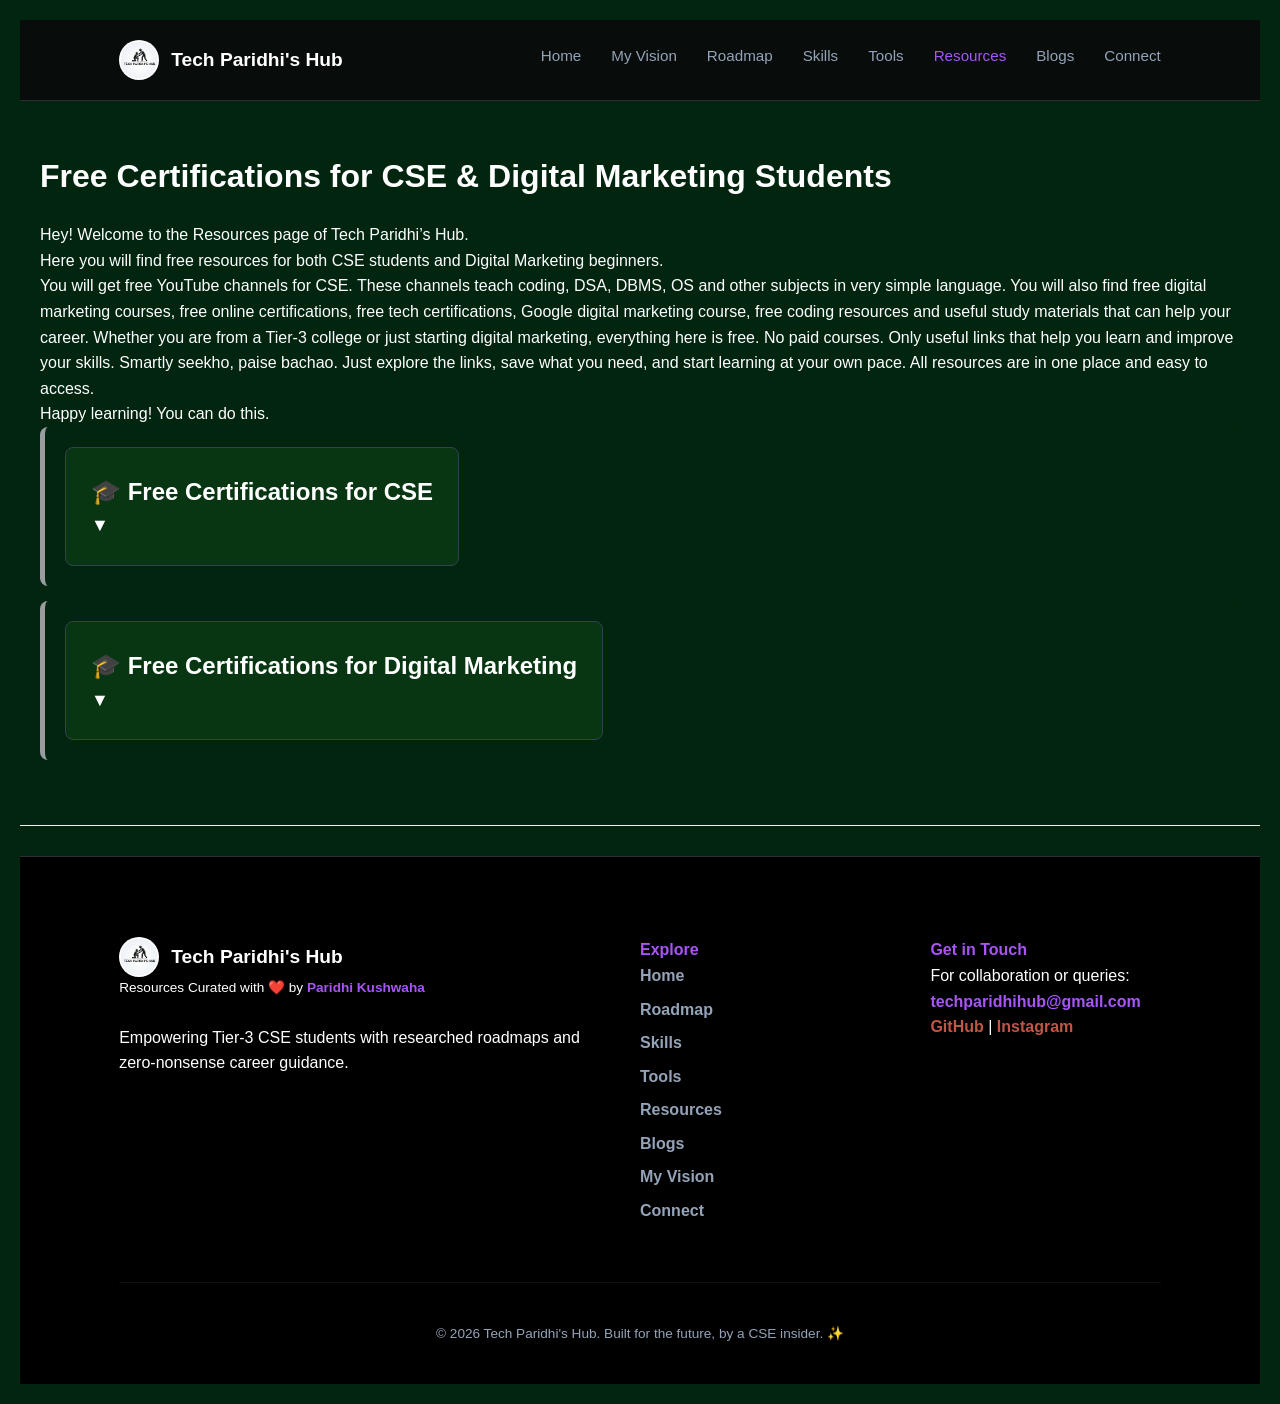
<file: resources.html>
<!DOCTYPE html>
<html lang="en">
<head>
    <meta charset="UTF-8">
    <meta name="viewport" content="width=device-width, initial-scale=1.0">
    <title>Free Certifications for CSE & Digital Marketing Students</title>
    <link rel="canonical" href="https://tech-paridhis-hub.vercel.app/resources.html"/>
    <meta name="referrer" content="strict-origin-when-cross-origin">
    <meta name="description" content="Find free certifications for CSE students and digital marketing beginners. Get certificates from freeCodeCamp, Google and more at no cost.">
    <link rel="stylesheet" href="style.css">
    <link href="https://fonts.googleapis.com/css2?family=Space+Grotesk:wght@300;500;700&display=swap" rel="stylesheet">
    <!-- Google tag (gtag.js) -->
<script async src="https://www.googletagmanager.com/gtag/js?id=G-S87THM945D"></script>
<script>
  window.dataLayer = window.dataLayer || [];
  function gtag(){dataLayer.push(arguments);}
  gtag('js', new Date());

  gtag('config', 'G-S87THM945D');
</script>

<script type="application/ld+json">
{
  "@context": "https://schema.org",
  "@type": "ProfessionalService",
  "name": "Tech Paridhi's Hub",
  "alternateName": ["TechPari", "Tech Paridhi"],
  "url": "https://tech-paridhis-hub.vercel.app/",
  "logo": "https://tech-paridhis-hub.vercel.app/Tech Paridhi's Hub logo.png", 
  "description": "Tech Paridhi's Hub is a digital platform created by Paridhi Kushwaha, a Computer Science Engineering graduate. It provides actionable tech roadmaps, local SEO insights curated specifically for Tier-2 and Tier-3 engineering students.",
  "founder": {
    "@type": "Person",
    "name": "Paridhi Kushwaha",
    "jobTitle": "SEO Fresher & Web Developer",
    "birthDate": "2003-04-26",
    "gender": "Female",
    "nationality": {
      "@type": "Country",
      "name": "India"
    },
    "alumniOf": {
      "@type": "EducationalOrganization",
      "name": "Computer Science Engineering Graduate"
    }
  },
  "sameAs": [
    "https://github.com/ParidhiKushwaha-Dev",
    "https://www.instagram.com/techparidhihub/"
  ]
}
</script>

<style>
        body {
            background-color: #01250e;
            color: white;
            font-family: 'Segoe UI', Tahoma, Geneva, Verdana, sans-serif;
            line-height: 1.6;
            margin: 0;
            padding: 20px;
        }
        .container {
            max-width: 900px;
            margin: auto;
        }
        h1, h2 {
            color: white;
        }
        /* Card Style */
        .card {
            background: #01250e;
            padding: 20px;
            margin-bottom: 15px;
            border-radius: 8px;
            border-left: 5px solid #9a9da0;
            cursor: pointer;
            transition: all 0.3s ease;
        }
        .card:hover {
            box-shadow: 0 4px 12px rgba(0,0,0,0.1);
        }
        .card-header {
            display: flex;
            justify-content: space-between;
            align-items: center;
        }
        /* Hidden content inside card */
        .card-content {
            display: none;
            margin-top: 15px;
            padding-top: 15px;
            border-top: 1px solid #ddd;
        }
        .card.active .card-content {
            display: block;
        }
        ul {
            padding-left: 20px;
            margin: 0;
        }
        li {
            margin-bottom: 8px;
        }
        a {
            color: #C05746;
            font-weight: bold;
            text-decoration: none;
        }
        a:hover {
            text-decoration: underline;
        }
        .arrow {
            font-size: 18px;
            transition: transform 0.3s ease;
        }
        .card.active .arrow {
            transform: rotate(180deg);
        }
    </style>
    </head>
    <body class="page-connect">
    <nav class="navbar">
        <div class="logo">
    <a href="/" class="logo-text-link" style="display: flex; align-items: center; gap: 12px;">
        <img src="tech-paridhis-hub-logo.png" alt="Tech Paridhi's Hub Logo" class="circle-logo">
        <span>Tech Paridhi's Hub</span>
    </a>
</div>
        <ul class="nav-links">
            <li><a href="index.html">Home</a></li>
            <li><a href="about.html">My Vision</a></li>
            <li><a href="roadmap.html">Roadmap</a></li>
            <li><a href="skills.html">Skills</a></li>
            <li><a href="toolbox.html">Tools</a></li>
            <li><a href="resources.html" class="active">Resources</a></li>
            <li><a href="blogs.html">Blogs</a></li>
            <li><a href="contact.html">Connect</a></li>
        </ul>
    </nav>
        <div class="toolbox-header" style="padding: 50px 20px; background-color: #01250e; margin-bottom: 30px; border-bottom: 1px solid #eee;">
        <h1>Free Certifications for CSE & Digital Marketing Students</h1>
        <p style="color: #f7f5f5; font-size: 1.1rem; max-width: 800px; margin: 0 auto 20px auto; line-height: 1.6;"></p>
        <p>Hey!
Welcome to the Resources page of Tech Paridhi’s Hub.<br>
Here you will find free resources for both CSE students and Digital Marketing beginners.<br>
You will get free YouTube channels for CSE. These channels teach coding, DSA, DBMS, OS and other subjects in very simple language. You will also find free digital marketing courses, free online certifications, free tech certifications, Google digital marketing course, free coding resources and useful study materials that can help your career.
Whether you are from a Tier-3 college or just starting digital marketing, everything here is free. No paid courses. Only useful links that help you learn and improve your skills.
Smartly seekho, paise bachao.
Just explore the links, save what you need, and start learning at your own pace. All resources are in one place and easy to access.<br>
Happy learning! You can do this.</p>

        <!-- Card 1 -->
       <!-- CSE Students Section -->

<!-- Free Certifications for CSE -->
<div class="card" onclick="toggleCard(this)">
    <div class="card-header">
        <div class="hover-card" style="background-color: #093612; padding: 25px; border-radius: 8px; border: 1px solid #334155;">
        <h2>🎓 Free Certifications for CSE</h2>
        <span class="arrow">▼</span>
    </div>
    <div class="card-content">
        <ul>
            <li><strong>freeCodeCamp</strong> (Web Development, JavaScript, DSA): <a href="https://www.freecodecamp.org/" target="_blank">Get Free Certificate</a></li>
            <li><strong>Coddy.tech</strong> (Python, JavaScript, SQL): <a href="https://coddy.tech/" target="_blank">Get Free Certificate</a></li>
            <li><strong>Cisco Networking Academy</strong> (Cybersecurity, Networking): <a href="https://www.netacad.com/" target="_blank">Get Free Certificate</a></li>
            <li><strong>Microsoft Learn</strong> (Azure, AI, Cloud badges): <a href="https://learn.microsoft.com/" target="_blank">Get Free Badge</a></li>
        </ul>
    </div>
</div>
</div>

<!-- Digital Marketing Section -->


<!-- Free Certifications for Digital Marketing -->
<div class="card" onclick="toggleCard(this)">
    <div class="card-header">
        <div class="hover-card" style="background-color: #093612; padding: 25px; border-radius: 8px; border: 1px solid #334155;">
        <h2>🎓 Free Certifications for Digital Marketing</h2>
        <span class="arrow">▼</span>
    </div>
    <div class="card-content">
        <ul>
            <li><strong>Google Skillshop</strong> (Digital Marketing, Google Ads, GA4): <a href="https://skillshop.withgoogle.com/" target="_blank">Get Free Certificate</a></li>
            <li><strong>HubSpot Academy</strong> (SEO, Inbound, Content, Email): <a href="https://academy.hubspot.com/" target="_blank">Get Free Certificate</a></li>
            <li><strong>Semrush Academy</strong> (SEO & Content Marketing): <a href="https://www.semrush.com/academy/" target="_blank">Get Free Certificate</a></li>
            <li><strong>Simplilearn SkillUp</strong> (Digital Marketing basics): <a href="https://www.simplilearn.com/skillup-free-online-courses" target="_blank">Get Free Certificate</a></li>
        </ul>
    </div>
    </div>
</div>
</div>
    <script>
        function toggleCard(card) {
            card.classList.toggle('active');
        }
    </script>
    <footer class="main-footer">
    <div class="footer-container">
        <div class="footer-brand">
            <div class="logo">
    <a href="/" class="logo-text-link" style="display: flex; align-items: center; gap: 12px;">
        <img src="tech-paridhis-hub-logo.png" alt="Tech Paridhi's Hub Logo" class="circle-logo">
        <span>Tech Paridhi's Hub</span>
    </a>
</div>

        <p class="footer-owner">Resources Curated with ❤️ by <span>Paridhi Kushwaha</span></p><br>
            <p>Empowering Tier-3 CSE students with researched roadmaps and zero-nonsense career guidance.</p>
        </div>

        <div class="footer-links">
            <h4>Explore</h4>
            <ul>
                <li><a href="index.html">Home</a></li>
                <li><a href="roadmap.html">Roadmap</a></li>
                <li><a href="skills.html">Skills</a></li>
                <li><a href="toolbox.html">Tools</a></li>
                <li><a href="resources.html">Resources</a></li>
                <li><a href="blogs.html">Blogs</a></li>
                <li><a href="about.html">My Vision</a></li>
                <li><a href="contact.html">Connect</a></li>
            </ul>
        </div>

        <div class="footer-contact">
            <h4>Get in Touch</h4>
            <p>For collaboration or queries:</p>
            <a href="mailto:techparidhihub@gmail.com" class="email-link">techparidhihub@gmail.com</a>
            <div class="social-icons">
            <a href="https://github.com/ParidhiKushwaha-Dev" target="_blank" rel="noopener noreferrer">GitHub</a> | 
<a href="https://www.instagram.com/techparidhishub/" target="_blank" rel="noopener noreferrer nofollow">Instagram</a>
        </div>
        </div>
    </div>

    <div class="footer-bottom">
        <p>&copy; 2026 Tech Paridhi's Hub. Built for the future, by a CSE insider. ✨</p>
    </div>
</footer>
</body>
</html>
</file>
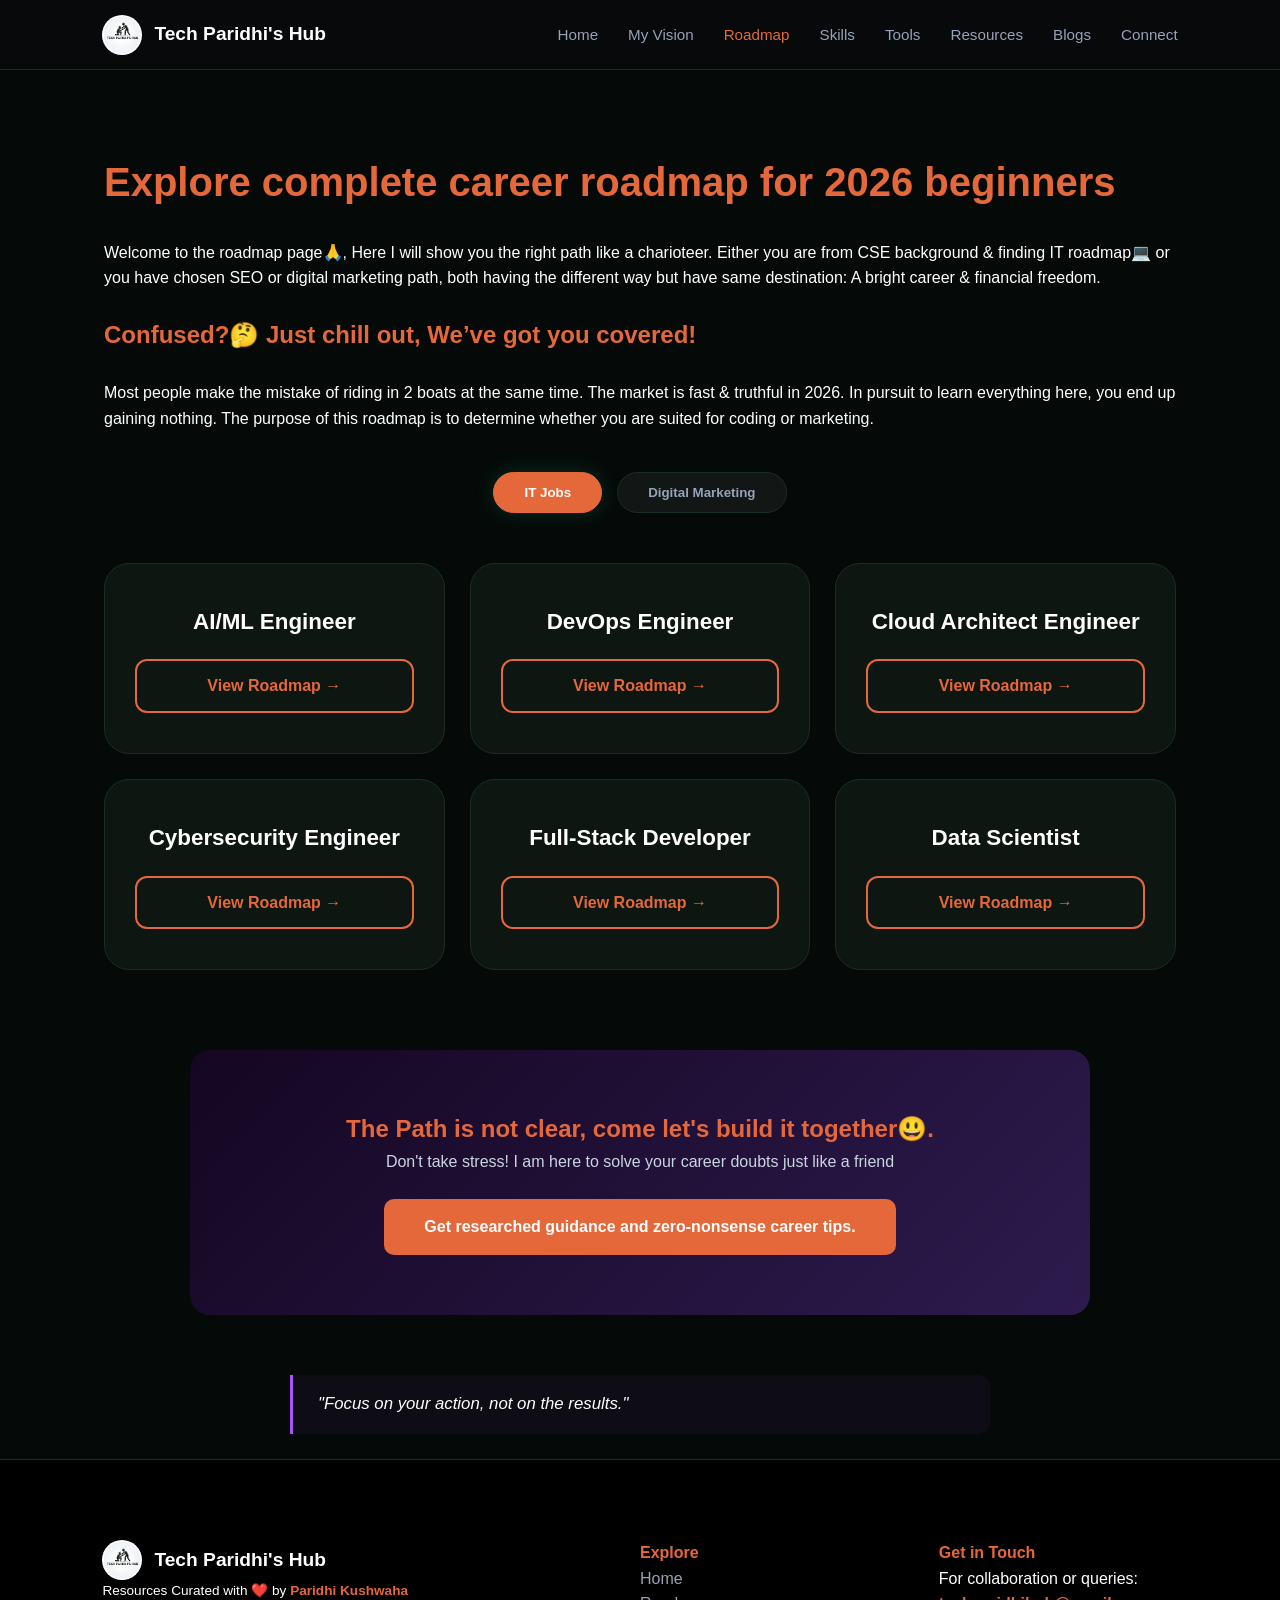
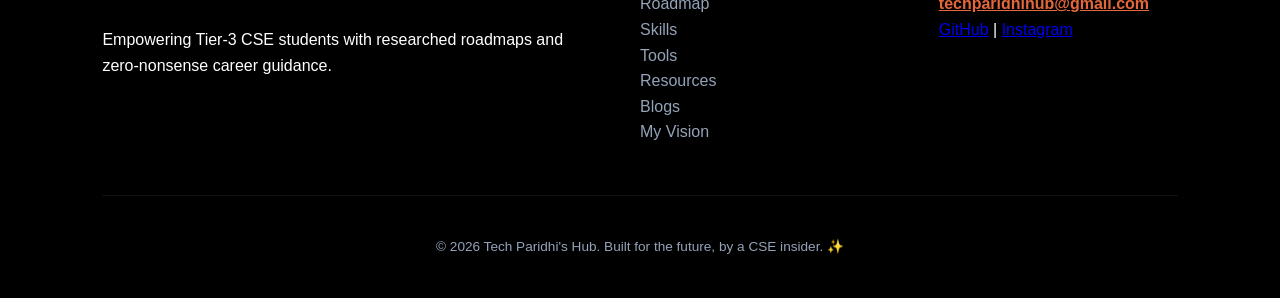
<file: roadmap.html>
<!DOCTYPE html>
<html lang="en">
<head>
    <meta charset="UTF-8">
    <meta name="viewport" content="width=device-width, initial-scale=1.0">
    <title>Explore complete career roadmap for 2026 beginners</title>
    <link rel="canonical" href="https://tech-paridhis-hub.vercel.app/roadmap.html"/>
    <meta name="referrer" content="strict-origin-when-cross-origin">
    <link rel="stylesheet" href="style.css">
    <link href="https://fonts.googleapis.com/css2?family=Space+Grotesk:wght@300;500;700&display=swap" rel="stylesheet">

    <meta http-equiv="Content-Security-Policy" content="default-src 'self'; script-src 'self' 'unsafe-inline' https://www.googletagmanager.com; style-src 'self' 'unsafe-inline' https://fonts.googleapis.com; font-src 'self' https://fonts.gstatic.com; img-src 'self' data: https:; frame-src https://www.googletagmanager.com;">

    <!-- Google tag (gtag.js) -->
<script async src="https://www.googletagmanager.com/gtag/js?id=G-S87THM945D"></script>
<script>
  window.dataLayer = window.dataLayer || [];
  function gtag(){dataLayer.push(arguments);}
  gtag('js', new Date());

  gtag('config', 'G-S87THM945D');
</script>

<script src="script.js" defer></script>

<script type="application/ld+json">
{
  "@context": "https://schema.org",
  "@type": "ProfessionalService",
  "name": "Tech Paridhi's Hub",
  "alternateName": ["TechPari", "Tech Paridhi"],
  "url": "https://tech-paridhis-hub.vercel.app/",
  "logo": "https://tech-paridhis-hub.vercel.app/Tech Paridhi's Hub logo.png", 
  "description": "Tech Paridhi's Hub is a digital platform created by Paridhi Kushwaha, a Computer Science Engineering graduate. It provides actionable tech roadmaps, local SEO insights curated specifically for Tier-2 and Tier-3 engineering students.",
  "founder": {
    "@type": "Person",
    "name": "Paridhi Kushwaha",
    "jobTitle": "SEO Fresher & Web Developer",
    "birthDate": "2003-04-26",
    "gender": "Female",
    "nationality": {
      "@type": "Country",
      "name": "India"
    },
    "alumniOf": {
      "@type": "EducationalOrganization",
      "name": "Computer Science Engineering Graduate"
    }
  },
  "sameAs": [
    "https://github.com/ParidhiKushwaha-Dev",
    "https://www.instagram.com/techparidhihub/"
  ]
}
</script>
</head>
<body class="roadmap-page">

    <nav class="navbar">
        <div class="logo">
    <a href="/" class="logo-text-link" style="display: flex; align-items: center; gap: 12px;">
        <img src="tech-paridhis-hub-logo.png" alt="Tech Paridhi's Hub Logo" class="circle-logo">
        <span>Tech Paridhi's Hub</span>
    </a>
</div>
        <ul class="nav-links">
            <li><a href="index.html">Home</a></li>
            <li><a href="about.html">My Vision</a></li>
            <li><a href="roadmap.html"class="active">Roadmap</a></li>
            <li><a href="skills.html">Skills</a></li>
             <li><a href="toolbox.html">Tools</a></li>
             <li><a href="resources.html">Resources</a></li>
            <li><a href="blogs.html">Blogs</a></li>
            <li><a href="contact.html">Connect</a></li>
        </ul>
    </nav>
    <div class="container">
        <h1><span>Explore complete career roadmap for 2026 beginners</span></h1><br>
<p>Welcome to the roadmap page🙏, Here I will show you the right path like a charioteer. Either you are from CSE background & finding IT roadmap💻 or  you have chosen SEO or digital marketing path, both having the different way but have same destination: A bright career & financial freedom.</p>
<br>
<h2 style="color: #e5683b;">Confused?🤔 Just chill out, We’ve got you covered!</h2><br>
<p>Most people make the mistake of riding in 2 boats at the same time. The market is fast & truthful in 2026. In pursuit to learn everything here, you end up gaining nothing. The purpose of this roadmap is to determine whether you are suited for coding or marketing.</p>
        
        <div class="tabs">
            <button id="btn-it" class="tab-btn active">IT Jobs</button>
<button id="btn-dm" class="tab-btn">Digital Marketing</button>
        </div>
          
        <div id="it-jobs" class="roadmap-grid active">
            <div class="card"><h3>AI/ML Engineer</h3><a  href="path-details.html" class="btn-view" data-job="AI/ML Engineer">View Roadmap →</a></div>
            <div class="card"><h3>DevOps Engineer</h3><a  href="path-details.html" class="btn-view" data-job="DevOps Engineer">View Roadmap →</a></div>
            <div class="card"><h3>Cloud Architect Engineer</h3><a  href="path-details.html" class="btn-view" data-job="Cloud Architect Engineer">View Roadmap →</a></div>
            <div class="card"><h3>Cybersecurity Engineer</h3><a  href="path-details.html" class="btn-view" data-job="Cybersecurity Engineer">View Roadmap →</a></div>
            <div class="card"><h3>Full-Stack Developer</h3><a href="path-details.html" class="btn-view" data-job="Full-Stack Developer">View Roadmap →</a></div>
            <div class="card"><h3>Data Scientist</h3><a  href="path-details.html" class="btn-view" data-job="Data Scientist">View Roadmap →</a></div>
        </div>
           
    

        <div id="digital-marketing" class="roadmap-grid">
            <div class="card"><h3>Performance Marketing Specialist</h3><a  href="path-details.html" class="btn-view" data-job="Performance Marketing Specialist" >View Roadmap →</a></div>
            <div class="card"><h3>Growth Hacker</h3><a href="path-details.html" class="btn-view" data-job="Growth Hacker">View Roadmap →</a></div>
            <div class="card"><h3>AI Marketing Analyst</h3><a href="path-details.html" class="btn-view" data-job="AI Marketing Analyst">View Roadmap →</a></div>
            <div class="card"><h3>SEO Manager</h3><a  href="path-details.html" class="btn-view" data-job="SEO Manager">View Roadmap →</a></div>
            <div class="card"><h3>Marketing Analytics Manager</h3><a  href="path-details.html" class="btn-view" data-job="Marketing Analytics Manager">View Roadmap →</a></div>
            <div class="card"><h3>Marketing Automation Specialist</h3><a  href="path-details.html" class="btn-view" data-job="Marketing Automation Specialist">View Roadmap →</a></div>
        </div>
    </div>

    <section class="final-cta" style="background-color: gray;">
    <h2><span style="color: #e5683b;">The Path is not clear, come let's build it together😃.</span></h2>
    <p>Don't take stress! I am here to solve your career doubts just like a friend </p>
    <a href="contact.html" class="contact-btn" style="background-color: #e5683b;">Get researched guidance and zero-nonsense career tips.</a>
</section>

    <div class="hinglish-quote">
        <blockquote>"Focus on your action, not on the results."</blockquote>
    </div>   
    
    <br>

    <footer class="main-footer">
        <div class="footer-container">
            <div class="footer-brand">
                <div class="logo">
    <a href="/" class="logo-text-link" style="display: flex; align-items: center; gap: 12px;">
        <img src="tech-paridhis-hub-logo.png" alt="Tech Paridhi's Hub Logo" class="circle-logo">
        <span>Tech Paridhi's Hub</span>
    </a>
</div>
                <p class="footer-owner">Resources Curated with ❤️ by <span>Paridhi Kushwaha</span></p><br>
                <p>Empowering Tier-3 CSE students with researched roadmaps and zero-nonsense career guidance.</p>
            </div>

            <div class="footer-links">
                <h4>Explore</h4>
                <ul>
                    <li><a href="index.html">Home</a></li>
                    <li><a href="roadmap.html">Roadmap</a></li>
                     <li><a href="skills.html">Skills</a></li>
                     <li><a href="toolbox.html">Tools</a></li>
                     <li><a href="resources.html">Resources</a></li>
                    <li><a href="blogs.html">Blogs</a></li>
                    <li><a href="about.html">My Vision</a></li>
                </ul>
            </div>

            <div class="footer-contact">
                <h4>Get in Touch</h4>
                <p>For collaboration or queries:</p>
                <a href="mailto:techparidhihub@gmail.com" class="email-link">techparidhihub@gmail.com</a>
                <div class="social-icons">
    <a href="https://github.com/ParidhiKushwaha-Dev" target="_blank" rel="noopener noreferrer">GitHub</a> | 
<a href="https://www.instagram.com/techparidhishub/" target="_blank" rel="noopener noreferrer nofollow">Instagram</a>
</div>
            </div>
        </div>

        <div class="footer-bottom">
            <p>&copy; 2026 Tech Paridhi's Hub. Built for the future, by a CSE insider. ✨</p>
        </div>
    </footer>

    <script src="script.js"></script>
</body>
</html>
</file>
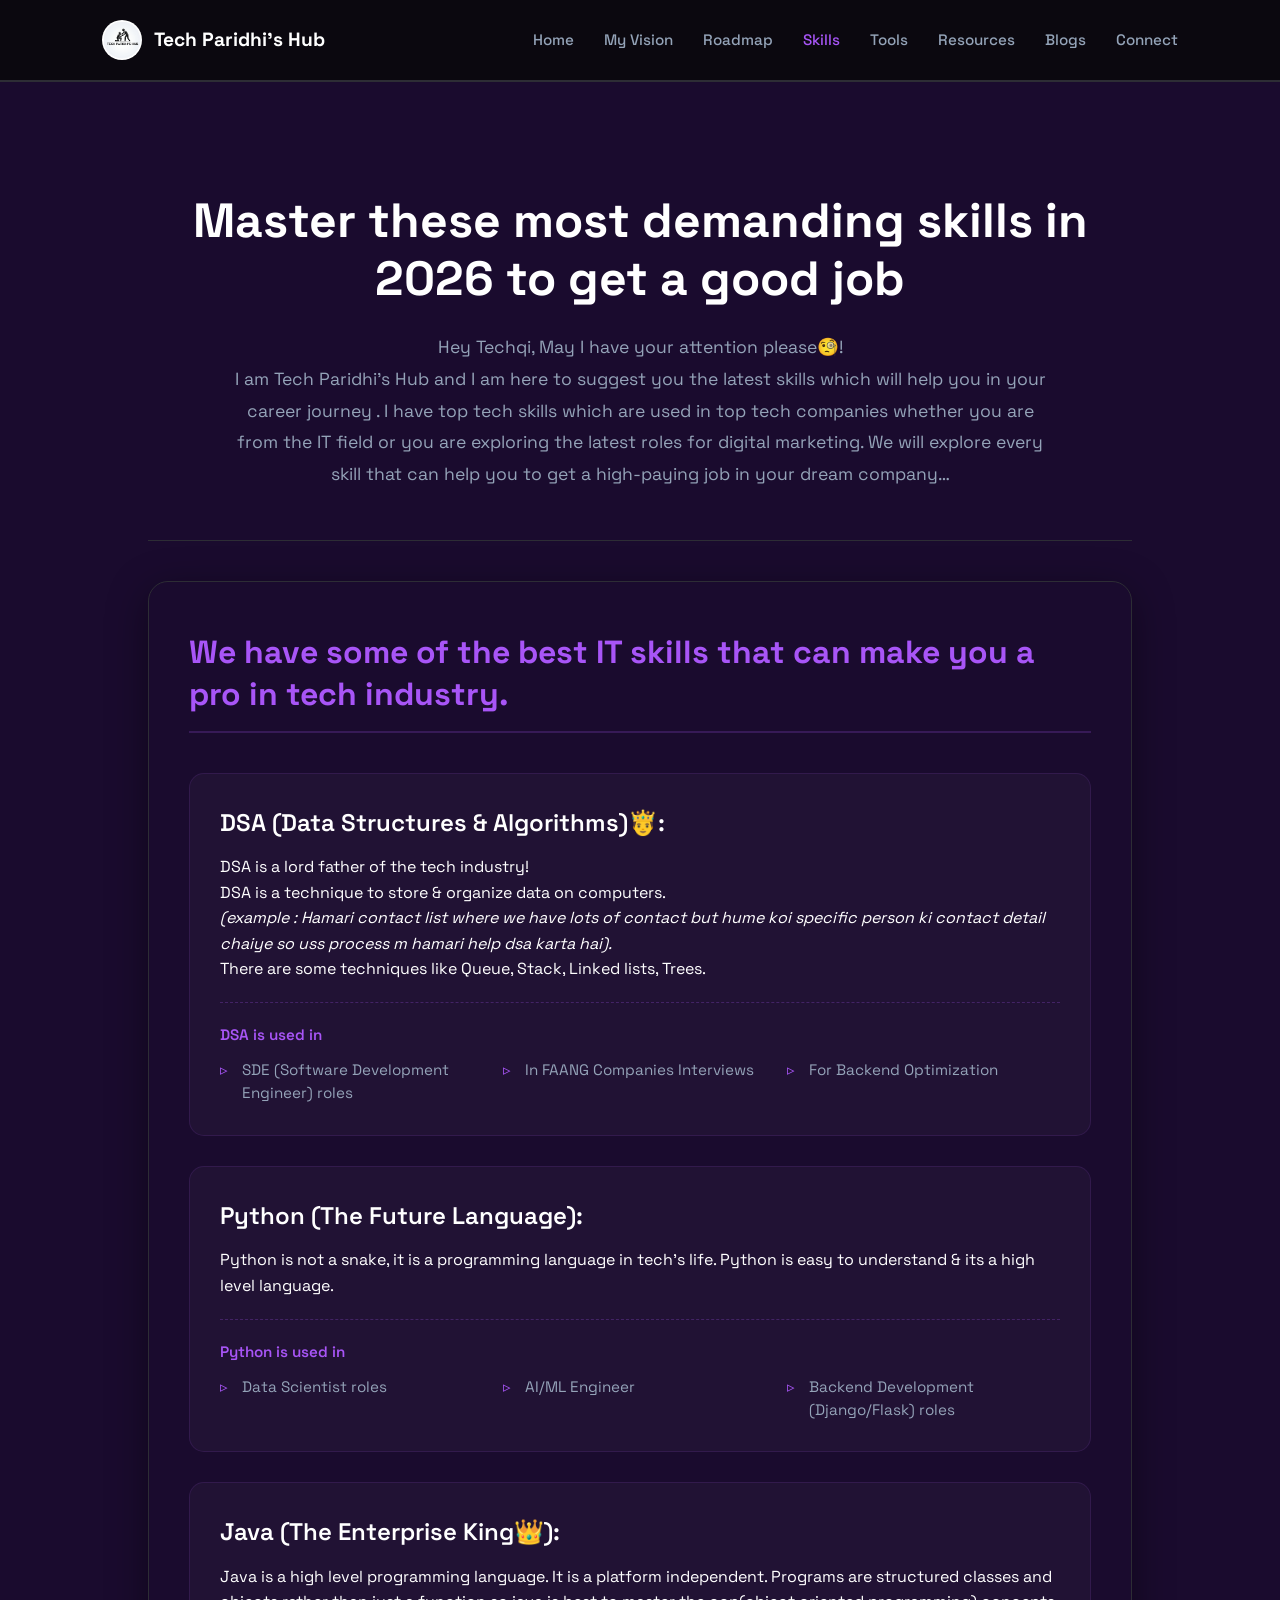
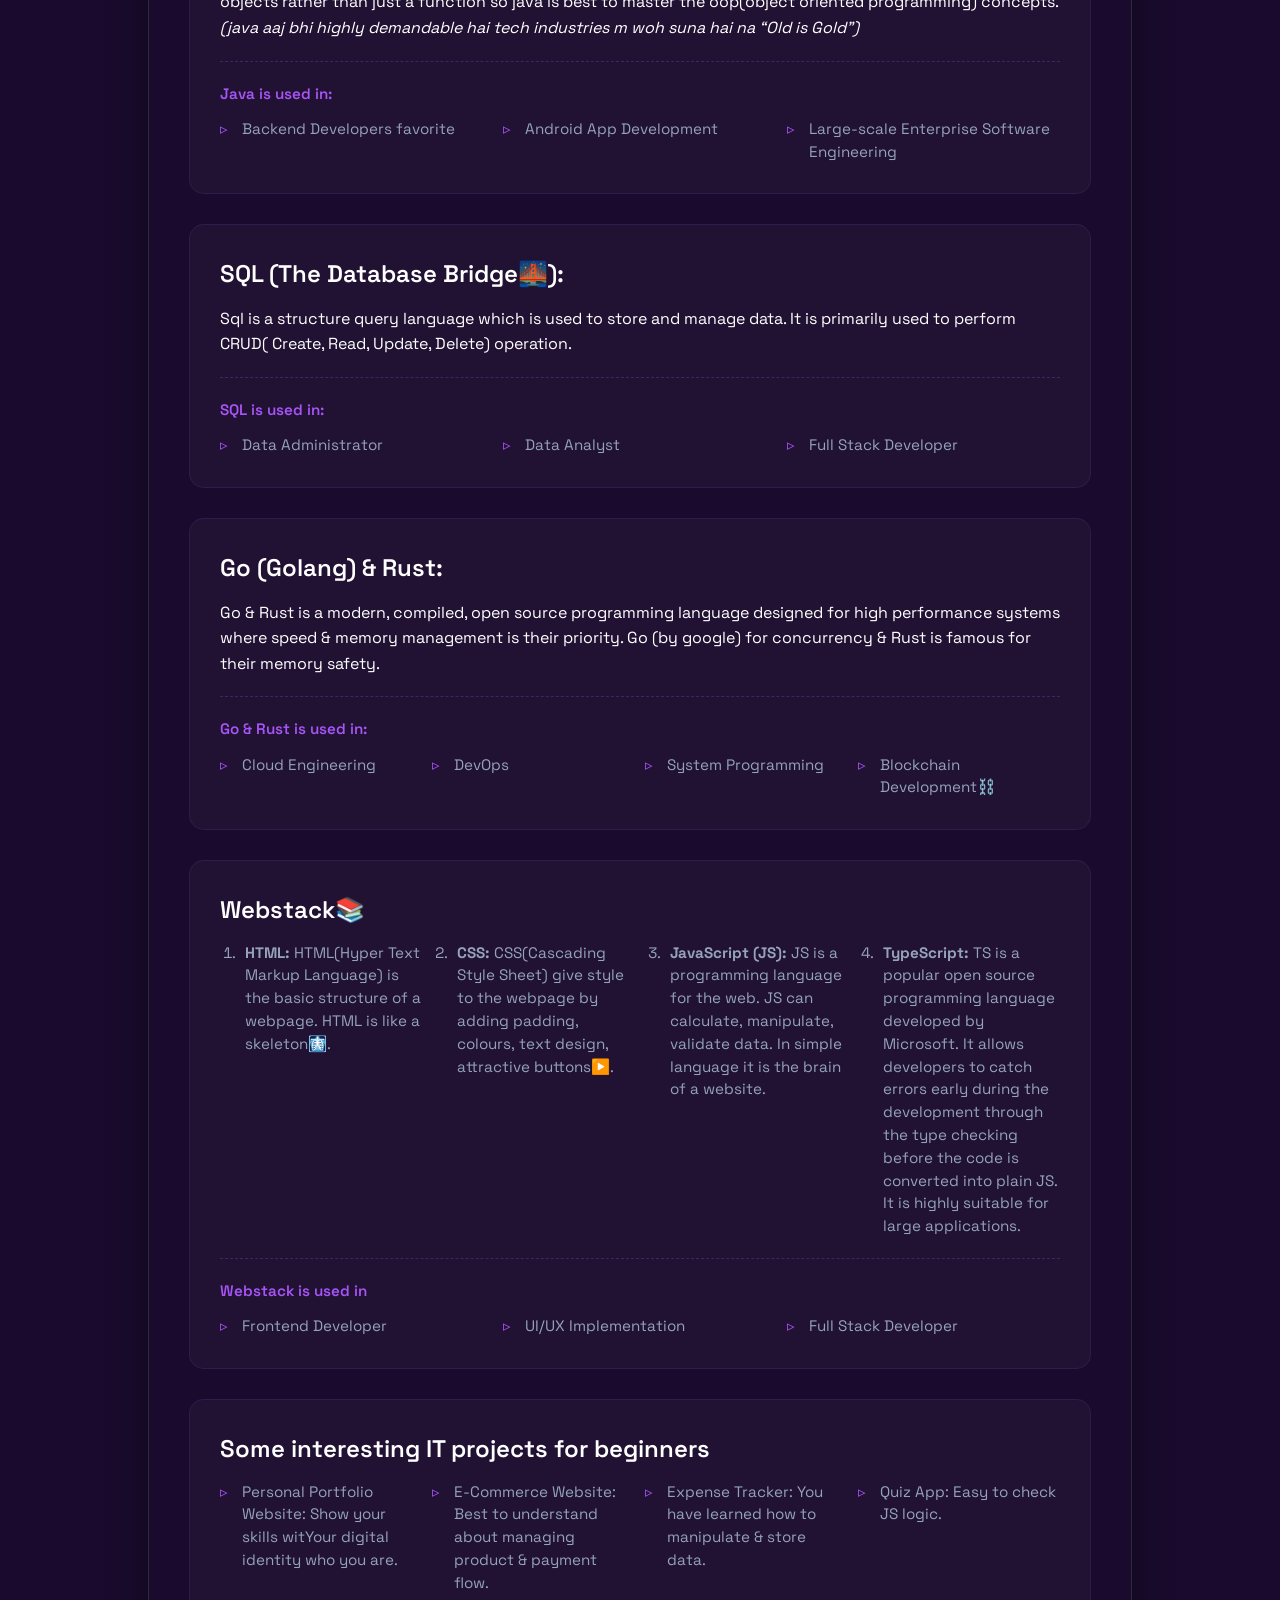
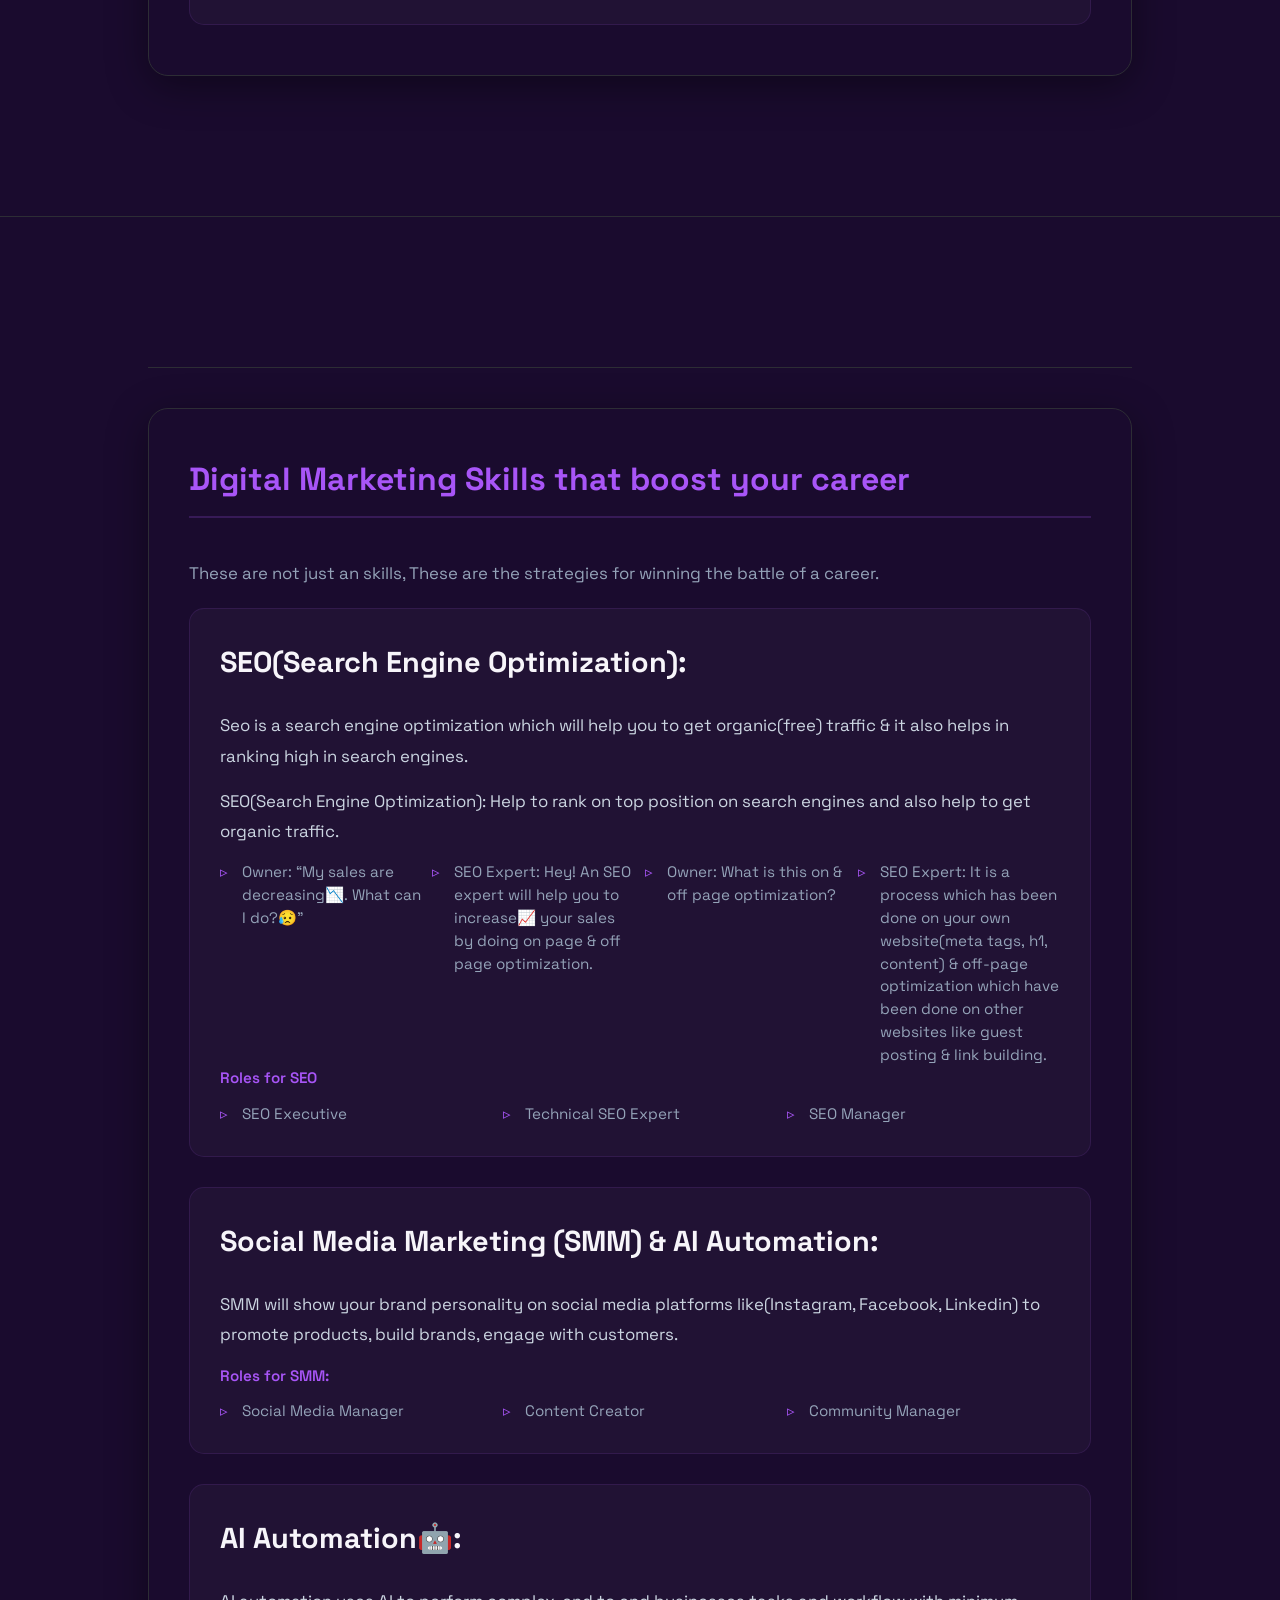
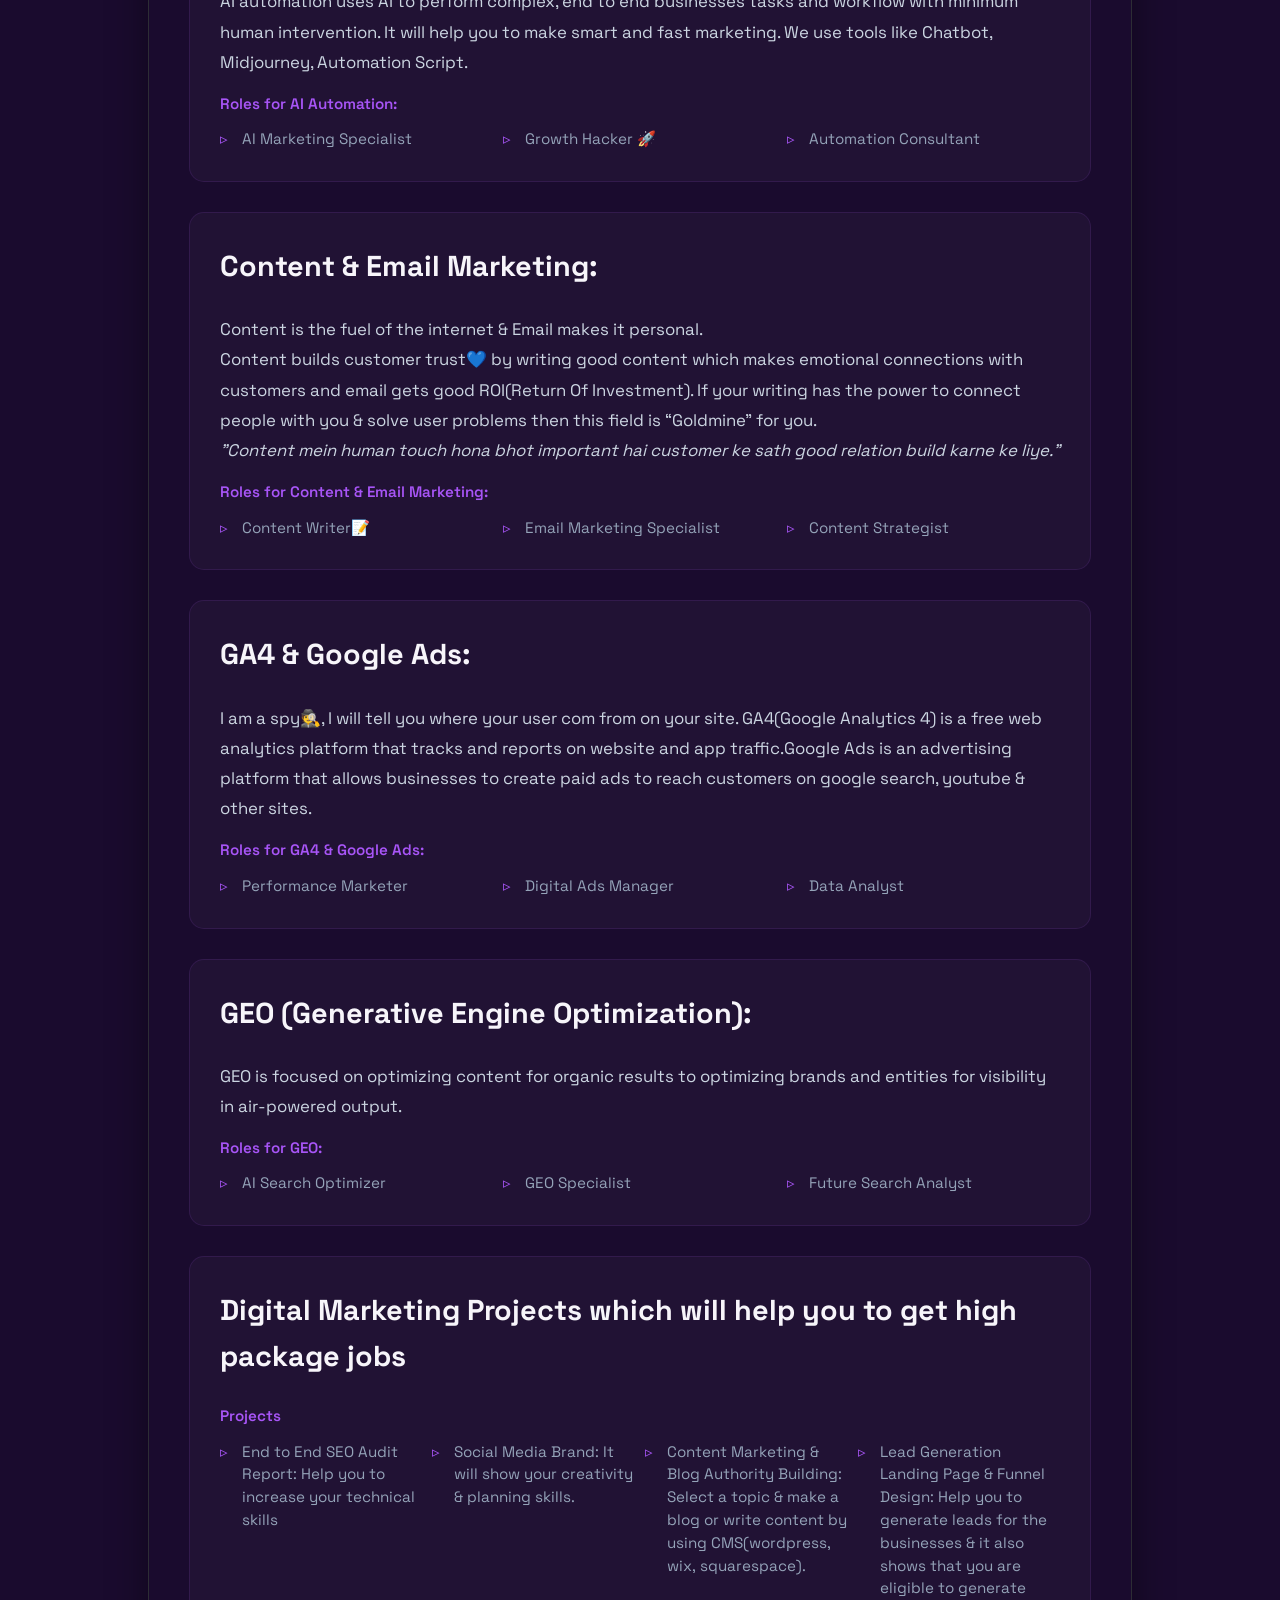
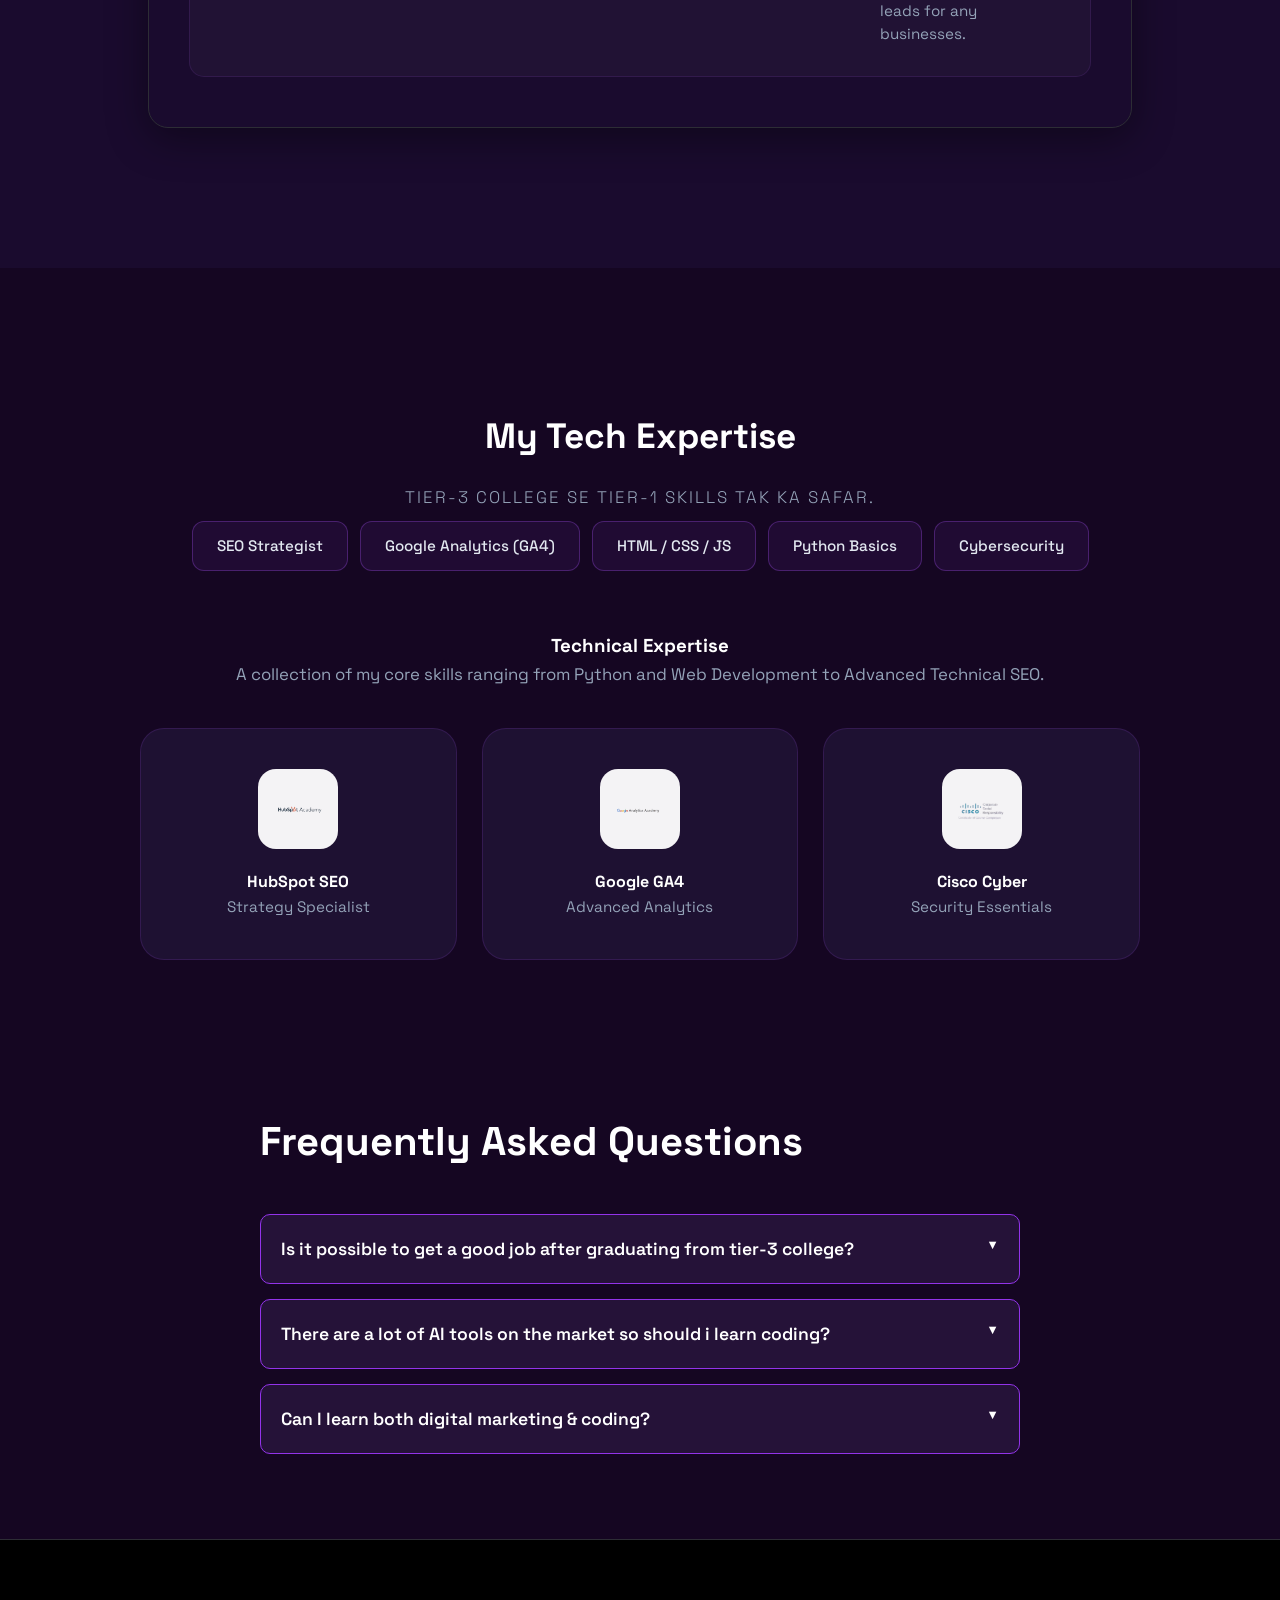
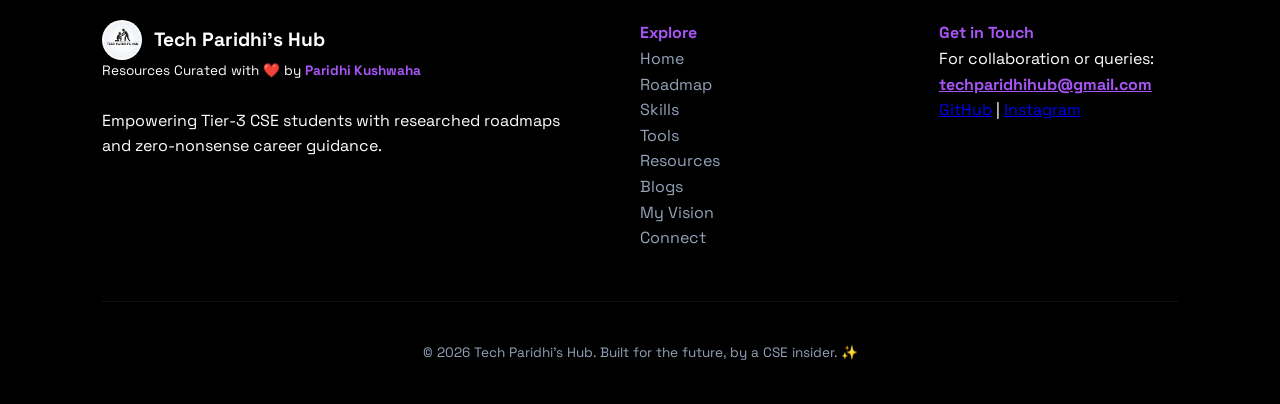
<file: skills.html>
<!DOCTYPE html>
<html lang="en">
<head>
    <meta charset="UTF-8">
    <meta name="viewport" content="width=device-width, initial-scale=1.0">
    <title>Master these most demanding skills in 2026 to get a good job</title>
    <link rel="canonical" href="https://tech-paridhis-hub.vercel.app/skills.html"/>
    <meta name="referrer" content="strict-origin-when-cross-origin">
    <meta name="description" content="Master high-demand tech skills in 2026! From DSA, Python to SEO & AI Automation, get expert career roadmaps o shine in the tech industry. Start learning now.">
    <link rel="stylesheet" href="style.css">
    <link href="https://fonts.googleapis.com/css2?family=Space+Grotesk:wght@300;500;700&display=swap" rel="stylesheet">
   <!-- Google tag (gtag.js) -->
<script async src="https://www.googletagmanager.com/gtag/js?id=G-S87THM945D"></script>
<script>
  window.dataLayer = window.dataLayer || [];
  function gtag(){dataLayer.push(arguments);}
  gtag('js', new Date());

  gtag('config', 'G-S87THM945D');
</script>
<script type="application/ld+json">
{
  "@context": "https://schema.org",
  "@type": "ProfessionalService",
  "name": "Tech Paridhi's Hub",
  "alternateName": ["TechPari", "Tech Paridhi"],
  "url": "https://tech-paridhis-hub.vercel.app/",
  "logo": "https://tech-paridhis-hub.vercel.app/Tech Paridhi's Hub logo.png", 
  "description": "Tech Paridhi's Hub is a digital platform created by Paridhi Kushwaha, a Computer Science Engineering graduate. It provides actionable tech roadmaps, local SEO insights curated specifically for Tier-2 and Tier-3 engineering students.",
  "founder": {
    "@type": "Person",
    "name": "Paridhi Kushwaha",
    "jobTitle": "SEO Fresher & Web Developer",
    "birthDate": "2003-04-26",
    "gender": "Female",
    "nationality": {
      "@type": "Country",
      "name": "India"
    },
    "alumniOf": {
      "@type": "EducationalOrganization",
      "name": "Computer Science Engineering Graduate"
    }
  },
  "sameAs": [
    "https://github.com/ParidhiKushwaha-Dev",
    "https://www.instagram.com/techparidhihub/"
  ]
}
</script>
</head>
<body>
    <nav class="navbar">
        <div class="logo">
            <a href="/" class="logo-text-link" style="display: flex; align-items: center; gap: 12px;">
                <img src="tech-paridhis-hub-logo.png" alt="Tech Paridhi's Hub Logo" class="circle-logo">
                <span>Tech Paridhi's Hub</span>
            </a>
        </div>
        <ul class="nav-links">
            <li><a href="index.html">Home</a></li>
            <li><a href="about.html">My Vision</a></li>
            <li><a href="roadmap.html">Roadmap</a></li>
            <li><a href="skills.html" class="active">Skills</a></li>
            <li><a href="toolbox.html">Tools</a></li>
            <li><a href="resources.html">Resources</a></li>
            <li><a href="blogs.html">Blogs</a></li>
            <li><a href="contact.html">Connect</a></li>
        </ul>
    </nav>

    <section class="skills-detail-section">
        <div class="container">

            <div class="skills-header-block">
                <h1 class="main-skill-heading">Master these most demanding skills in 2026 to get a good job</h1>
                <div class="intro-summary">
                    <p>Hey Techqi, May I have your attention please🧐! <br>
I am Tech Paridhi's Hub and I am here to suggest you the latest skills which will help you in your career journey . I have top tech skills which are used in top tech companies whether you are from the IT field or you are exploring the latest roles for digital marketing. We will explore every skill that can help you to  get a high-paying job in your dream company…</p>
                </div>
            </div>

            <hr class="section-divider">

            <div class="skill-category-block">
                <h2 class="category-title">We have some of the best IT skills that can make you a pro in tech industry.</h2>

                <!-- DSA -->
                <div>
                    <h3>DSA (Data Structures & Algorithms)🤴:</h3>
                    <p>DSA is a lord father of the tech industry!<br>
           DSA is a technique to store & organize data on computers.<br>
          <i>(example : Hamari contact list where we have lots of contact but hume koi specific person ki contact detail chaiye so uss process m hamari help dsa karta hai).</i>
</p>
<p>There are some techniques like Queue, Stack, Linked lists, Trees.</p>
                    <div class="roles-container">
                        <strong>DSA is used in</strong>
                        <ul class="roles-list">
                            <li>SDE (Software Development Engineer) roles</li>
                            <li>In FAANG Companies Interviews</li>
                            <li>For Backend Optimization</li>
                        </ul>
                    </div>
                </div>

                <!-- Python -->
                <div>
                    <h3>Python (The Future Language):</h3>
                    <p>Python is not a snake, it is a programming language in tech’s life. Python is easy to understand & its a high level language.</p>
                    <div class="roles-container">
                        <strong>Python is used in</strong>
                        <ul class="roles-list">
                            <li>Data Scientist roles</li>
                            <li>AI/ML Engineer</li>
                            <li>Backend Development (Django/Flask) roles</li>
                        </ul>
                    </div>
               </div>

                <!-- Java -->
                <div>
                    <h3>Java (The Enterprise King👑):</h3>
                    <p>Java is a high level programming language. It is a platform independent. Programs are structured classes and objects rather than just a function so java is best to master the oop(object oriented programming) concepts.<br> 
           <i>(java aaj bhi highly demandable hai tech industries m woh suna hai na “Old is Gold”)</i></p>
                    <div class="roles-container">
                        <strong>Java is used in:</strong>
                        <ul class="roles-list">
                            <li>Backend Developers favorite</li>
                            <li>Android App Development</li>
                            <li>Large-scale Enterprise Software Engineering</li>
                        </ul>
                    </div>
                </div>
                <!-- SQL -->
                <div>
                    <h3>SQL (The Database Bridge🌉):</h3>
                    <p>Sql is a structure query language which is used to store and  manage data. It is primarily used to perform CRUD( Create, Read, Update, Delete) operation.</p>
                    <div class="roles-container">
                        <strong>SQL is used in:</strong>
                        <ul class="roles-list">
                            <li>Data Administrator</li>
                            <li>Data Analyst</li>
                            <li>Full Stack Developer</li>
                        </ul>
                    </div>
                </div>
                <!-- Go & Rust -->
                <div>
                    <h3>Go (Golang) & Rust:</h3>
                    <p>Go & Rust is a modern, compiled, open source programming language  designed for high performance systems where speed & memory management is their priority. Go (by google) for concurrency & Rust is famous for their memory safety.</p>
                    <div class="roles-container">
                        <strong>Go & Rust is used in:</strong>
                        <ul class="roles-list">
                            <li>Cloud Engineering</li>
                            <li>DevOps</li>
                            <li>System Programming</li>
                            <li>Blockchain Development⛓️</li>
                        </ul>
                      </div>
                </div>

                <!-- Webstack -->
                <div>
                    <h3>Webstack📚</h3>
                    <ol class="roles-list">
                        <li><b>HTML:</b> HTML(Hyper Text Markup Language) is the basic structure of a webpage. HTML is like a skeleton🩻.</li>
                        <li><b>CSS:</b> CSS(Cascading Style Sheet) give style to the  webpage by adding padding, colours, text design, attractive buttons▶️.</li>
                        <li><b>JavaScript (JS):</b> JS is a programming language for the web. JS can calculate, manipulate, validate data. In simple language it is the brain of a website.</li>
                        <li><b>TypeScript:</b> TS is a popular open source programming language developed by Microsoft. It allows developers to catch errors early during the development through the type checking before the code is converted into plain JS. It is highly suitable for large applications. </li>
                    </ol>
                    <div class="roles-container">
                        <strong>Webstack is used in</strong>
                        <ul class="roles-list">
                            <li>Frontend Developer</li>
                            <li>UI/UX Implementation</li>
                            <li>Full Stack Developer</li>
                        </ul>
                    </div>
                </div>

                <!-- Dev Projects -->
                <div>
                    <h3>Some interesting IT projects for beginners</h3>
                    <ul class="roles-list">
                        <li>Personal Portfolio Website: Show your skills witYour digital identity who you are.</li>
                        <li>E-Commerce Website: Best to understand about managing product & payment flow.</li>
                        <li>Expense Tracker: You have learned how to manipulate & store data.</li>
                        <li>Quiz App: Easy to check JS logic.</li>
                    </ul>
                </div>


            </div><!-- /.skill-category-block -->
        </div><!-- /.container -->
    </section><!-- /.skills-detail-section -->

    <!-- Digital Marketing Skills Section -->
    <section class="skills-detail-section">
        <div class="container">
            <hr class="section-divider">

            <div class="skill-category-block">
                <h2 class="category-title">Digital Marketing Skills that boost your career</h2>
           
                <div class="content-placeholder">
                    <p>These are not just an skills, These are the strategies for winning the battle of a career.</p>
                   </div>
                <!--Seo-->
                 <div>
                
                    <h3>SEO(Search Engine Optimization): </h3>
                    <span>
                    <p>Seo is a search engine optimization which will help you to get organic(free) traffic & it also helps in ranking high in search engines.</p>
                    <p>SEO(Search Engine Optimization): Help to rank on top position on search engines and  also help to get organic traffic.
                    </p>
                    </span>
                    <div class="roles-container">
                        <ul class="roles-list">  
                     <li>Owner: “My sales are decreasing📉. What can I do?😥”</li>
                      <li>SEO Expert: Hey! An SEO expert will help you to increase📈 your sales by doing on page & off page optimization.</li>
                      <li>Owner: What is this on & off page optimization?</li> 
                      <li>SEO Expert: It is a process which has been done on your own website(meta tags, h1, content) & off-page optimization which have been done on other websites like guest posting & link building.</li>               </ul>
                    </div>
                    <div class="roles-container">
                        <strong>Roles for SEO</strong>
                        <ul class="roles-list">
                            <li>SEO Executive</li>
                            <li>Technical SEO Expert</li>
                            <li>SEO Manager</li>
                        </ul>
                    </div>   
                 </div>
                 
                <!-- SMM & AI Automation -->
                <div>
                    <h3>Social Media Marketing (SMM) & AI Automation:</h3>
                    <span>
                <p>SMM will show your brand personality on social media platforms like(Instagram, Facebook, Linkedin) to promote products, build brands, engage with customers.</p>
                    </span>    
                <div class="roles-container">
                        <strong>Roles for SMM:</strong>
                        <ul class="roles-list">
                            <li>Social Media Manager</li>
                            <li>Content Creator</li>
                            <li>Community Manager</li>
                        </ul>
                    </div>
                </div>
                   
                <!-- AI Automation -->
                <div>
                    <h3>AI Automation🤖:</h3>
                    <span>
                    <p>AI automation uses AI to perform complex, end to end businesses tasks and workflow with minimum human intervention. It will help you to make smart and fast marketing. We use tools like Chatbot, Midjourney, Automation Script. </p>
                    </span>
                    <div class="roles-container">
                        <strong>Roles for AI Automation:</strong>
                        <ul class="roles-list">
                            <li>AI Marketing Specialist</li>
                            <li>Growth Hacker 🚀</li>
                            <li>Automation Consultant</li>
                        </ul>
                    </div>
                </div>
               
                <!-- Content & Email Marketing -->
                <div>
                    <h3>Content & Email Marketing:</h3>
                    <span>
                    <p>Content is the fuel of the internet & Email makes it personal.<br> Content builds customer trust💙 by writing good content which makes emotional connections with customers and email gets good ROI(Return Of Investment). If your writing has the power to connect people with you & solve user problems then this field is  “Goldmine” for you.<br> <i>"Content mein human touch hona bhot important hai customer ke sath good relation build karne ke liye."</i></p>
                    </span>
                    <div class="roles-container">
                        <strong>Roles for Content & Email Marketing:</strong>
                        <ul class="roles-list">
                            <li>Content Writer📝</li>
                            <li>Email Marketing Specialist</li>
                            <li>Content Strategist</li>
                        </ul>
                    </div>
                </div>
                   
                <!-- GA4 & Google Ads -->
                <div>
                    <h3>GA4 & Google Ads:</h3>
                    <span>
                    <p>I am a spy🕵️, I will tell you where your user com from on your site.  GA4(Google Analytics 4) is a free web analytics platform that tracks and reports on website and app traffic.Google Ads is an advertising  platform that allows businesses to create paid ads to reach customers on google search, youtube & other sites.</p>
                    </span>
                    <div class="roles-container">
                        <strong>Roles for GA4 & Google Ads:</strong>
                        <ul class="roles-list">
                            <li>Performance Marketer</li>
                            <li>Digital Ads Manager</li>
                            <li>Data Analyst</li>
                        </ul>
                    </div>
                </div>
                 
                <!-- GEO -->
                <div>
                    <h3>GEO (Generative Engine Optimization):</h3>
                    <span>
                    <p>GEO is focused on optimizing content for organic results to optimizing brands and entities for visibility in air-powered output.</p>
                    </span>
                    <div class="roles-container">
                        <strong>Roles for GEO:</strong>
                        <ul class="roles-list">
                            <li>AI Search Optimizer</li>
                            <li>GEO Specialist</li>
                            <li>Future Search Analyst</li>
                        </ul>
                    </div>
                </div>
                    
                

                  
                <!-- Digital Marketing Projects -->
                <div>
                    <h3>Digital Marketing Projects which will help you to get high package jobs</h3>
                    <div class="roles-container">
                        <strong>Projects</strong>
                    <ul class="roles-list">
                        <li>End to End SEO Audit Report: Help you to increase your technical skills</li>
                        <li>Social Media Brand: It will show your creativity & planning skills.</li>
                        <li>Content Marketing & Blog Authority Building: Select a topic & make a blog or write content by using CMS(wordpress, wix, squarespace).</li>
                        <li>Lead Generation Landing Page & Funnel Design: Help you to generate leads for the businesses & it also shows that you are eligible to generate leads for any businesses.</li>
                    </ul>
                </div>
               </div>
            </div><!-- /.skill-category-block -->
        </div><!-- /.container -->
    </section>

    <!-- My Tech Expertise Section -->
    <main class="skills-page">
        <div class="content-wrapper">
            <h2 style="font-size: 2.2rem; margin-bottom: 20px; font-family: 'Space Grotesk', sans-serif; text-align: center;">My Tech Expertise</h2>
            <p class="tagline">Tier-3 College se Tier-1 Skills tak ka safar.</p>

            <div class="skills-flex">
                <span class="skill-tag">SEO Strategist</span>
                <span class="skill-tag">Google Analytics (GA4)</span>
                <span class="skill-tag">HTML / CSS / JS</span>
                <span class="skill-tag">Python Basics</span>
                <span class="skill-tag">Cybersecurity</span>
            </div>

            <h3>Technical Expertise</h3>
            <p>A collection of my core skills ranging from Python and Web Development to Advanced Technical SEO.</p>

            <div class="cert-grid">
                <div class="cert-box">
                    <div class="logo-container">
                        <img src="hubspot.png" alt="HubSpot Logo">
                    </div>
                    <h4>HubSpot SEO</h4>
                    <p>Strategy Specialist</p>
                </div>

                <div class="cert-box">
                    <div class="logo-container">
                        <img src="google analytics.png" alt="Google Logo">
                    </div>
                    <h4>Google GA4</h4>
                    <p>Advanced Analytics</p>
                </div>

                <div class="cert-box">
                    <div class="logo-container">
                        <img src="cisco.png" alt="Cisco Logo">
                    </div>
                    <h4>Cisco Cyber</h4>
                    <p>Security Essentials</p>
                </div>
            </div>
        </div>
    </main>  


   <script>
    function runPython() {
        const code = document.getElementById('py-code').value;
        const outputArea = document.getElementById('py-output');
        
        // Yahan tum Brython ya kisi API ka use kar sakti ho
        // Abhi ke liye ye simple check karega
        if(code.trim() === "") {
            outputArea.innerHTML = "Pari, pehle kuch code toh likho!";
        } else {
            outputArea.innerHTML = "Running... <br> Output: Hello Techie!";
        }
    }

    // Refresh hone par button focus karne ke liye
    window.onload = function() {
        console.log("Python Editor is ready to run!");
    };
</script>

<section class="faq-section">
    <h2 class="section-title">Frequently Asked Questions</h2>
    
    <details class="faq-item">
        <summary>Is it possible to get a good job after graduating from tier-3 college?</summary>
        <p> Yes, Because companies want good skills not just a degree.If you follow the right roadmap and you have a good network on linkedin then no restrictions cannot stop you.</p>
    </details>

    <details class="faq-item">
        <summary>There are a lot of AI tools on the market so should i learn coding?</summary>
        <p>Yes, Ai tools can speed up your work, but only a developer can build the logic & design the correct structure.</p>
    </details>

    <details class="faq-item">
        <summary>Can I learn both digital marketing & coding?</summary>
        <p>In the 2026 market, companies are seeking out “all-rounders”. A combination of Tech and Marketing transforms you into a “Full-Stack” professional, one who commands both higher market value & higher salary.</p>
    </details>
</section>

    <footer class="main-footer">
        <div class="footer-container">
            <div class="footer-brand">
                <div class="logo">
                    <a href="/" class="logo-text-link" style="display: flex; align-items: center; gap: 12px;">
                        <img src="tech-paridhis-hub-logo.png" alt="Tech Paridhi's Hub Logo" class="circle-logo">
                        <span>Tech Paridhi's Hub</span>
                    </a>
                </div>
                <p class="footer-owner">Resources Curated with ❤️ by <span>Paridhi Kushwaha</span></p><br>
                <p>Empowering Tier-3 CSE students with researched roadmaps and zero-nonsense career guidance.</p>
            </div>

            <div class="footer-links">
                <h4>Explore</h4>
                <ul>
                    <li><a href="index.html">Home</a></li>
                    <li><a href="roadmap.html">Roadmap</a></li>
                    <li><a href="skills.html">Skills</a></li>
                    <li><a href="toolbox.html">Tools</a></li>
                    <li><a href="resources.html">Resources</a></li>
                    <li><a href="blogs.html">Blogs</a></li>
                    <li><a href="about.html">My Vision</a></li>
                    <li><a href="contact.html">Connect</a></li>
                </ul>
            </div>

            <div class="footer-contact">
                <h4>Get in Touch</h4>
                <p>For collaboration or queries:</p>
                <a href="mailto:techparidhihub@gmail.com" class="email-link">techparidhihub@gmail.com</a>
                <div class="social-icons">
                    <a href="https://github.com/ParidhiKushwaha-Dev" target="_blank" rel="noopener noreferrer">GitHub</a> |
<a href="https://www.instagram.com/techparidhishub/" target="_blank" rel="noopener noreferrer nofollow">Instagram</a>
                </div>
            </div>
        </div>

        <div class="footer-bottom">
            <p>&copy; 2026 Tech Paridhi's Hub. Built for the future, by a CSE insider. ✨</p>
        </div>
    </footer>

   

</body>
</html>
</file>
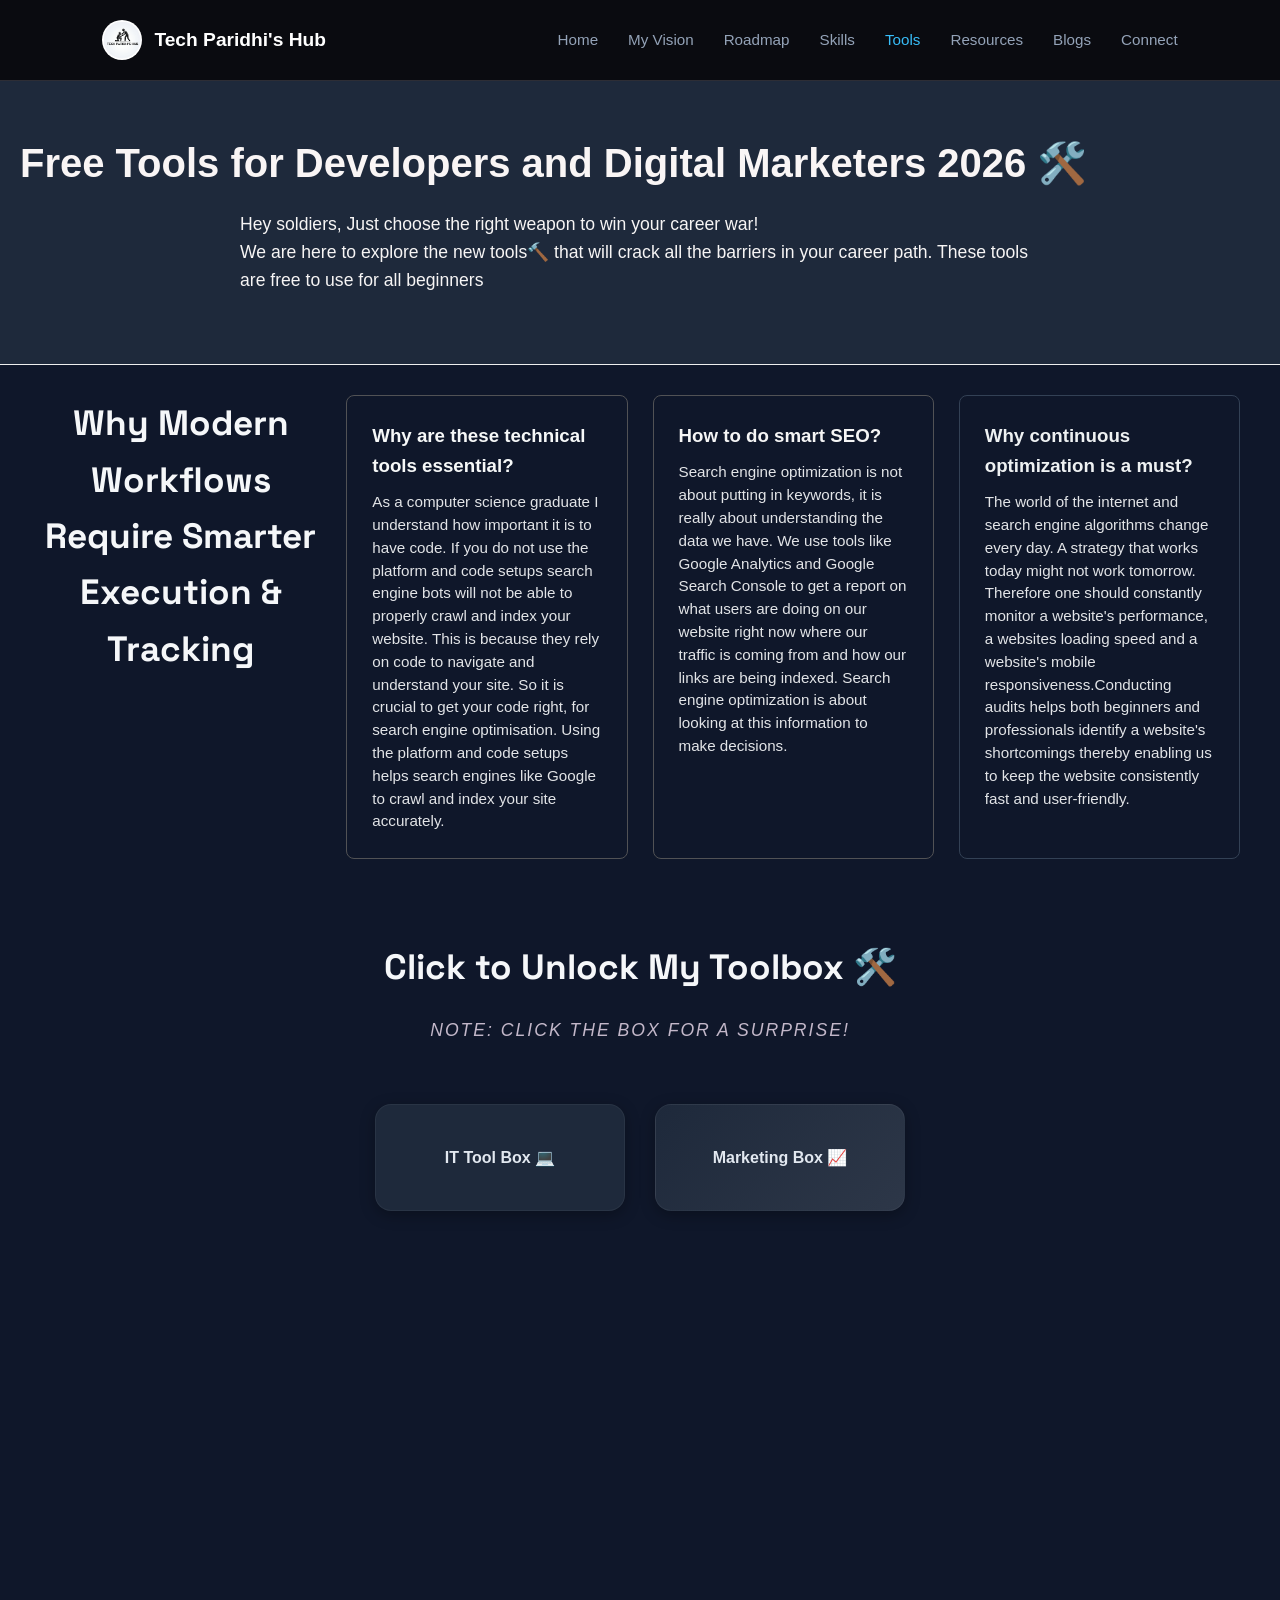
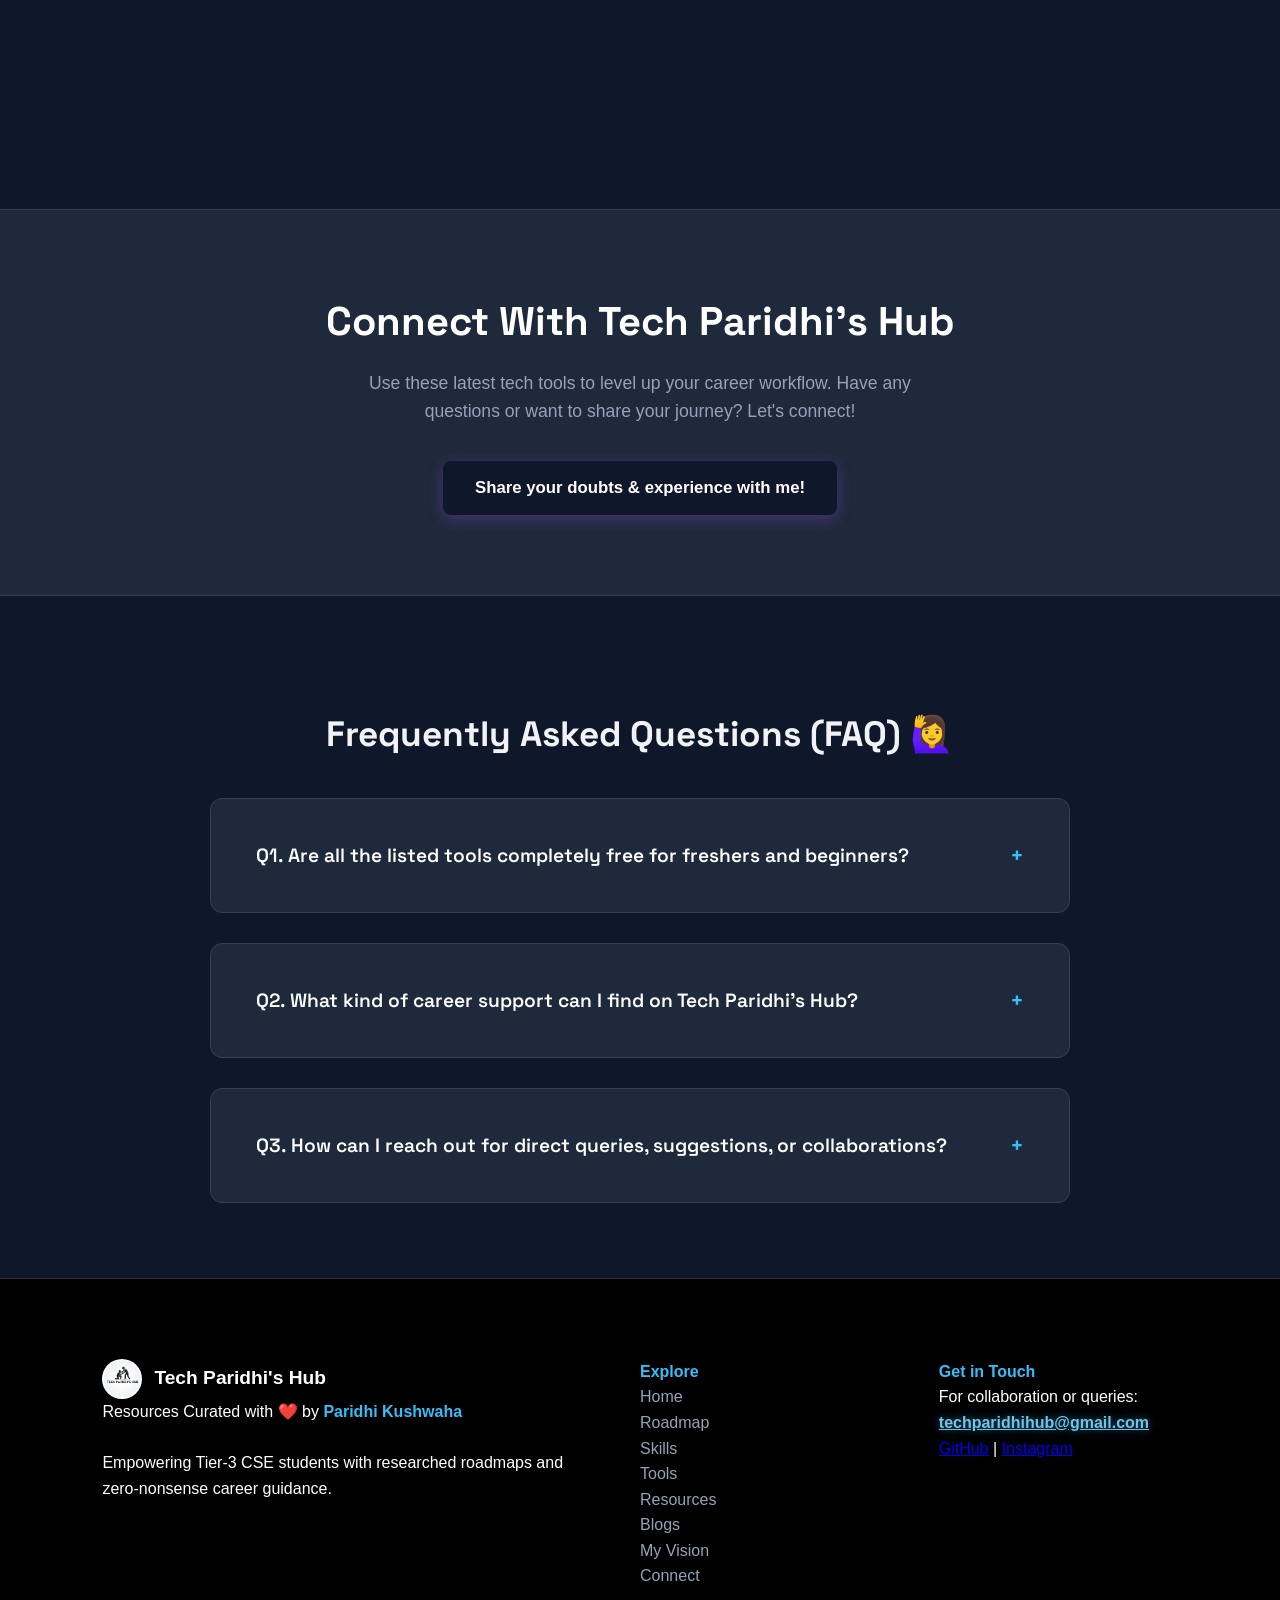
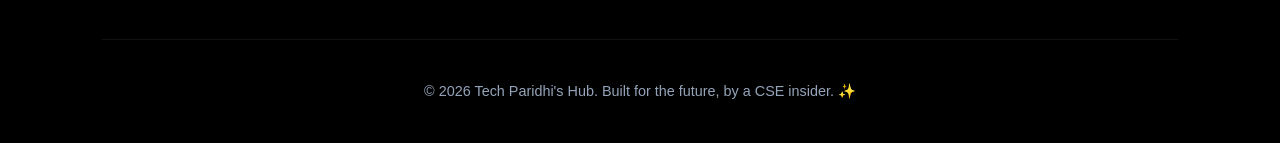
<file: toolbox.html>
<!DOCTYPE html>
<html lang="en">
<head>
    <meta charset="UTF-8">
    <meta name="viewport" content="width=device-width, initial-scale=1.0">
    <title>Free Tools for Developers and Digital Marketers 2026</title>
    <link rel="canonical" href="https://tech-paridhis-hub.vercel.app/toolbox.html"/>
    <meta name="referrer" content="strict-origin-when-cross-origin">
    <meta name="description" content="Tier-3 to Tech Pro: Get the most researched coding roadmap and career guidance for CSE students and 12th pass-outs.">
    <link rel="stylesheet" href="style.css">
    <link href="https://fonts.googleapis.com/css2?family=Space+Grotesk:wght@300;500;700&display=swap" rel="stylesheet">
    <!-- Google tag (gtag.js) -->
<script async src="https://www.googletagmanager.com/gtag/js?id=G-S87THM945D"></script>
<script>
  window.dataLayer = window.dataLayer || [];
  function gtag(){dataLayer.push(arguments);}
  gtag('js', new Date());

  gtag('config', 'G-S87THM945D');
</script>

<script type="application/ld+json">
{
  "@context": "https://schema.org",
  "@type": "ProfessionalService",
  "name": "Tech Paridhi's Hub",
  "alternateName": ["TechPari", "Tech Paridhi"],
  "url": "https://tech-paridhis-hub.vercel.app/",
  "logo": "https://tech-paridhis-hub.vercel.app/Tech Paridhi's Hub logo.png", 
  "description": "Tech Paridhi's Hub is a digital platform created by Paridhi Kushwaha, a Computer Science Engineering graduate. It provides actionable tech roadmaps, local SEO insights curated specifically for Tier-2 and Tier-3 engineering students.",
  "founder": {
    "@type": "Person",
    "name": "Paridhi Kushwaha",
    "jobTitle": "SEO Fresher & Web Developer",
    "birthDate": "2003-04-26",
    "gender": "Female",
    "nationality": {
      "@type": "Country",
      "name": "India"
    },
    "alumniOf": {
      "@type": "EducationalOrganization",
      "name": "Computer Science Engineering Graduate"
    }
  },
  "sameAs": [
    "https://github.com/ParidhiKushwaha-Dev",
    "https://www.instagram.com/techparidhihub/"
  ]
}
</script>

<style>
        
        /* Cards Lift and Bounce Effect */
.hover-card:hover {
    transform: translateY(-8px); /* Card thoda upar uthega */
    border-color: #38bdf8 !important; /* Border glow karega */
    box-shadow: 0 10px 20px rgba(56, 189, 248, 0.1); /* Soft shadow aayegi */
}

/* CTA Arrow animation */
.hover-card:hover span span {
    transform: translateX(5px); /* Hover karne par arrow thoda aage khiskega */
}/* 1. Main Page Styling */
        body { 
            margin: 0; 
            font-family: 'Segoe UI', Tahoma, Geneva, Verdana, sans-serif; 
            background-color: #0f172a; 
            color: white; 
        }

        .tools-page {
            padding: 80px 5% 60px;
            text-align: center;
            min-height: 100vh;
        }

        .main-title {
            font-size: clamp(2rem, 5vw, 3.5rem);
            color: #ffffff;
            margin-bottom: 10px;
            font-family: 'Space Grotesk', sans-serif;
        }

        /* Purane .main-title ko isse replace karein */

        .tagline {
            color: #38bdf8;
            font-size: 1.1rem;
            max-width: 700px;
            margin: 0 auto 50px;
        }

        /* 2. Boxes Alignment (Side-by-Side) */
        .tools-container {
            display: flex;
            flex-direction: row; 
            justify-content: center;
            gap: 30px;
            flex-wrap: wrap; 
            max-width: 1100px;
            margin: 0 auto;
        }

        .tool-item {
            background: #1e293b;
            color: #e2e8f0;
            padding: 40px 30px;
            border-radius: 16px;
            border: 1px solid rgba(255, 255, 255, 0.05);
            font-weight: 600;
            min-width: 250px;
            cursor: pointer;
            transition: all 0.3s ease;
            box-shadow: 0 4px 15px rgba(0, 0, 0, 0.3);
        }

        .tool-item:hover {
            transform: translateY(-8px);
            border-color: #38bdf8;
            color: #38bdf8;
            box-shadow: 0 15px 30px rgba(0, 0, 0, 0.5);
        }

        /* 3. Popup (Modal) Styling */
        .modal {
            display: none; 
            position: fixed; 
            z-index: 9999; 
            left: 0; top: 0; 
            width: 100%; height: 100%;
            background-color: rgba(15, 23, 42, 0.9);
            overflow-y: auto; 
        }

        .modal-content {
            background-color: #1e293b;
            margin: 50px auto;
            padding: 30px;
            width: 90%;
            max-width: 550px;
            border-radius: 20px;
            border: 2px solid #38bdf8;
            color: #f1f5f9;
            position: relative;
            animation: boom 0.5s cubic-bezier(0.175, 0.885, 0.32, 1.275);
        }

        @keyframes boom {
            0% { transform: scale(0.3); opacity: 0; }
            100% { transform: scale(1); opacity: 1; }
        }

        .close-btn { 
            color: #38bdf8; 
            position: absolute; 
            right: 20px; top: 15px; 
            font-size: 30px; 
            cursor: pointer; 
        }

        /* List Styling - Tagline visibility fix */
        #toolList {
            list-style: none;
            padding: 0;
            text-align: left;
            margin-top: 20px;
        }

        #toolList li {
            padding: 15px 0;
            border-bottom: 1px solid rgba(255, 255, 255, 0.1);
        }

        .tool-name {
            font-size: 1.25rem;
            color: #ffffff; /* Heading white */
            display: block;
            margin-bottom: 8px;
            font-weight: bold;
        }

        .tool-desc {
            font-size: 1rem;
            color: #ffffff !important; /* FIXED: Tagline pure White for high visibility */
            opacity: 1; /* Full visibility */
            font-weight: 400;
            line-height: 1.4;
        }
    </style>
</head>


<body>
<style>
  .nav-links li a.active { color: #38bdf8 !important; }
</style>
    <nav class="navbar">
       <div class="logo">
    <a href="/" class="logo-text-link" style="display: flex; align-items: center; gap: 12px;">
        <img src="tech-paridhis-hub-logo.png" alt="Tech Paridhi's Hub Logo" class="circle-logo">
        <span>Tech Paridhi's Hub</span>
    </a>
</div>
        <ul class="nav-links">
            <li><a href="index.html">Home</a></li>
            <li><a href="about.html">My Vision</a></li>
            <li><a href="roadmap.html">Roadmap</a></li>
            <li><a href="skills.html">Skills</a></li>
            <li><a href="toolbox.html"class="active">Tools</a></li>
            <li><a href="resources.html">Resources</a></li>
            <li><a href="blogs.html">Blogs</a></li>
            <li><a href="contact.html">Connect</a></li>
        </ul>
    </nav>

     <div class="toolbox-header" style="padding: 50px 20px; background-color: #1e293b; margin-bottom: 30px; border-bottom: 1px solid #eee;">
    <h1 style="color: #f9f5f5; font-size: 2.5rem; margin-bottom: 15px;">
        Free Tools for Developers and Digital Marketers 2026 🛠️
    </h1>
    
    <p style="color: #f7f5f5; font-size: 1.1rem; max-width: 800px; margin: 0 auto 20px auto; line-height: 1.6;">
    Hey soldiers, Just choose the right weapon to win your career war!<br> We are here to explore the new tools🔨 that will crack all the barriers in your career path. These tools are free to use for all beginners</p>

     </div>
     <div style="display: grid; grid-template-columns: repeat(auto-fit, minmax(280px, 1fr)); gap: 25px; max-width: 1200px; margin: 0 auto; text-align: left;">
        <div><h2 style="color: #f5f7f9; font-size: 2.2rem; margin-bottom: 20px; font-family: 'Space Grotesk', sans-serif; text-align: center;">Why Modern Workflows Require Smarter Execution & Tracking</h2></div>
        <div class="hover-card" style="background-color: #0f172a; padding: 25px; border-radius: 8px; border: 1px solid #515255;">
            <h3 style="color: #f6f8f8; margin-bottom: 10px;">Why are these technical tools essential?</h3>
            <p style="color: #e2e4e7;; font-size: 0.95rem; line-height: 1.5;">
As a computer science graduate I understand how important it is to have code. If you do not use the platform and code setups search engine bots will not be able to properly crawl and index your website.
 This is because they rely on code to navigate and understand your site. So it is crucial to get your code right, for search engine optimisation. Using the platform and code setups helps search engines like Google to crawl and index your site accurately.
            </p>
        </div>

        <div class="hover-card" style="background-color: #0f172a; padding: 25px; border-radius: 8px; border: 1px solid #515255;">
            <h3 style="color: #f5f5f5; margin-bottom: 10px;">How to do smart SEO?</h3>
            <p style="color: #e2e4e7;; font-size: 0.95rem; line-height: 1.5;">
Search engine optimization is not about putting in keywords, it is really about understanding the data we have. We use tools like Google Analytics and Google Search Console to get a report on what users are doing on our website right now where our traffic is coming from and how our links are being indexed. Search engine optimization is about looking at this information to make decisions.             </p>
        </div>

        <div class="hover-card" style="background-color: #0f172a; padding: 25px; border-radius: 8px; border: 1px solid #334155;">
            <h3 style="color: #eef1f2; margin-bottom: 10px;">Why continuous optimization is a must?</h3>
            <p style="color: #e2e4e7; font-size: 0.95rem; line-height: 1.5;">
The world of the internet and search engine algorithms change every day. A strategy that works today might not work tomorrow. Therefore one should constantly monitor a website's performance, a websites loading speed and a website's mobile responsiveness.Conducting audits helps both beginners and professionals identify a website's shortcomings thereby enabling us to keep the website consistently fast and user-friendly.            </p>
        </div>

    </div>
</div>
    <section class="tools-page">
    <h2 style="color: #f5f7f9; font-size: 2.2rem; margin-bottom: 20px; font-family: 'Space Grotesk', sans-serif; text-align: center;">Click to Unlock My Toolbox 🛠️</h2>
    <p class="tagline" style="color: #f0e0f1; opacity: 0.8;">
        <i>Note: Click the box for a surprise!</i>
    </p>

    <div class="tools-container">
        <!-- IT Box -->
        <div class="tool-item" onclick="openBox('it')">
            IT Tool Box 💻
        </div>
        
        <!-- Marketing Box -->
        <div class="tool-item" onclick="openBox('marketing')" style="background: linear-gradient(135deg, #1e293b, #2d3748);">
            Marketing Box 📈
        </div>
    </div>
</section>

    <script>
    // 1. Tools ke saath unki tagline add ki hai
    const tools = {
        it: [
            { name: "VS Code", tag: "It is highly used by web developer" },
            { name: "GitHub", tag: "Most important tool for version control & code hosting." },
            { name: "Postman", tag: " If you want to check API then it is an industry standard tool (Its web version is free )." },
            { name: "Vercel/Netlify", tag: "Fastest way to deploy your frontend projects for free." },
            { name: "Stack Overflow", tag: "Where every developer finds the answer to their bugs." }
        ],
        marketing: [
            { name: "Google Search Console", tag: "Track your site's indexing and organic performance ." },
            { name: "GA4", tag: "Deep dive into user behavior and traffic analytics like a spy🕵️." },
            { name: "Google Keyword Planner", tag: "Find the right keywords to rank on top." },
            { name: "PageSpeed Insights", tag: "Analyze and optimize your website's loading speed." },
            { name: "Screaming Frog", tag: "The ultimate tool for technical SEO audits." }
        ]
    };

   function openBox(type) {
        // Show Modal
        document.getElementById('myModal').style.display = "block";
        
        // Set Content Title
        document.getElementById('modalTitle').innerText = (type === 'it' ? 'IT' : 'Marketing') + " Toolbox 💥";
        
        const list = document.getElementById('toolList');
        list.innerHTML = ""; // Clear previous elements
        
        // Loop through tools to display both Name and Description
        tools[type].forEach(tool => {
            let li = document.createElement("li");
            li.innerHTML = `<span class="tool-name">${tool.name}</span><span class="tool-desc">${tool.tag}</span>`;
            list.appendChild(li);
        });
    }

    function closeBox() {
        document.getElementById('myModal').style.display = "none";
    }

    // Modal ke bahar click karne par bhi close ho jaye (UX improvement)
    window.onclick = function(event) {
        const modal = document.getElementById('myModal');
        if (event.target == modal) {
            modal.style.display = "none";
        }
    }
</script>

<div class="connect-banner" style="padding: 80px 20px; background-color: #1e293b; margin-top: 50px; margin-bottom: 50px; border-top: 1px solid #334155; border-bottom: 1px solid #334155; text-align: center;">
    
    <h2 style="color: #ffffff; font-size: 2.5rem; margin-bottom: 15px; font-family: 'Space Grotesk', sans-serif; font-weight: 700;">
        Connect With Tech Paridhi's Hub
    </h2>
    
    <p style="color: #94a3b8; font-size: 1.1rem; max-width: 600px; margin: 0 auto 35px auto; line-height: 1.6;">
        Use these latest tech tools to level up your career workflow. Have any questions or want to share your journey? Let's connect!
    </p>
    
    <a href="contact.html" class="contact-cta-btn" style="display: inline-block; background: #0f172a; color: #ffffff; padding: 14px 32px; font-size: 1.05rem; font-weight: 600; text-decoration: none; border-radius: 8px; transition: all 0.3s ease; box-shadow: 0 4px 15px rgba(168, 85, 247, 0.3);">
        Share your doubts & experience with me!
    </a>
</div>

<div class="faq-section" style="padding: 60px 20px; background-color: #0f172a; max-width: 900px; margin: 0 auto; text-align: left;">
    
    <h2 style="color: #f0f2f3; font-size: 2.2rem; margin-bottom: 35px; font-family: 'Space Grotesk', sans-serif; text-align: center;">
        Frequently Asked Questions (FAQ) 🙋‍♀️
    </h2>

    <div style="display: flex; flex-direction: column; gap: 15px;">
        
        <div class="faq-item" style="background-color: #1e293b; border-radius: 12px; border: 1px solid #334155; overflow: hidden;">
            <button class="faq-question" style="width: 100%; background: none; border: none; padding: 22px 25px; text-align: left; color: #ffffff; font-size: 1.2rem; font-weight: 600; font-family: 'Space Grotesk', sans-serif; cursor: pointer; display: flex; justify-content: space-between; align-items: center; transition: background 0.3s ease;">
                <span>Q1. Are all the listed tools completely free for freshers and beginners?</span>
                <span class="faq-icon" style="transition: transform 0.3s ease; color: #38bdf8; font-size: 1.4rem;">+</span>
            </button>
            <div class="faq-answer" style="max-height: 0; overflow: hidden; transition: max-height 0.3s ease-out; background-color: #172237;">
                <p style="color: #94a3b8; font-size: 0.98rem; line-height: 1.6; padding: 0 25px 22px 25px; margin: 0;">
                    Yes, absolutely! Every coding environment, deployment platform, and SEO analytics tool featured in this toolbox offers a robust free tier or hobby plan. They are perfectly suited for beginners to practice, deploy projects, and analyze data without spending any money.
                </p>
            </div>
        </div>

        <div class="faq-item" style="background-color: #1e293b; border-radius: 12px; border: 1px solid #334155; overflow: hidden;">
            <button class="faq-question" style="width: 100%; background: none; border: none; padding: 22px 25px; text-align: left; color: #ffffff; font-size: 1.2rem; font-weight: 600; font-family: 'Space Grotesk', sans-serif; cursor: pointer; display: flex; justify-content: space-between; align-items: center; transition: background 0.3s ease;">
                <span>Q2. What kind of career support can I find on Tech Paridhi's Hub?</span>
                <span class="faq-icon" style="transition: transform 0.3s ease; color: #38bdf8; font-size: 1.4rem;">+</span>
            </button>
            <div class="faq-answer" style="max-height: 0; overflow: hidden; transition: max-height 0.3s ease-out; background-color: #172237;">
                <p style="color: #94a3b8; font-size: 0.98rem; line-height: 1.6; padding: 0 25px 22px 25px; margin: 0;">
                    If you are a Tier-3 college CSE student or an entry-level professional entering digital marketing, you will find heavily researched roadmaps and zero-nonsense actionable insights. My focus is entirely on bridging core technical skill gaps that traditional academic curriculums often miss.
                </p>
            </div>
        </div>

        <div class="faq-item" style="background-color: #1e293b; border-radius: 12px; border: 1px solid #334155; overflow: hidden;">
            <button class="faq-question" style="width: 100%; background: none; border: none; padding: 22px 25px; text-align: left; color: #ffffff; font-size: 1.2rem; font-weight: 600; font-family: 'Space Grotesk', sans-serif; cursor: pointer; display: flex; justify-content: space-between; align-items: center; transition: background 0.3s ease;">
                <span>Q3. How can I reach out for direct queries, suggestions, or collaborations?</span>
                <span class="faq-icon" style="transition: transform 0.3s ease; color: #38bdf8; font-size: 1.4rem;">+</span>
            </button>
            <div class="faq-answer" style="max-height: 0; overflow: hidden; transition: max-height 0.3s ease-out; background-color: #172237;">
                <p style="color: #94a3b8; font-size: 0.98rem; line-height: 1.6; padding: 0 25px 22px 25px; margin: 0;">
                    You can drop your details using the form in the "Connect" tab or write to me directly at <a href="mailto:techparidhihub@gmail.com" style="color: #38bdf8; text-decoration: none; font-weight: 500;">techparidhihub@gmail.com</a>. I actively monitor incoming messages and aim to get back to fellow developers and marketers as soon as possible!
                </p>
            </div>
        </div>

    </div>
</div>

<script>
    document.querySelectorAll('.faq-question').forEach(button => {
        button.addEventListener('click', () => {
            const currentItem = button.parentElement;
            const currentAnswer = currentItem.querySelector('.faq-answer');
            const currentIcon = currentItem.querySelector('.faq-icon');
            
            // Step 1: Pehle check karo ki kya ye item pehle se khula hai?
            const isAlreadyOpen = currentAnswer.style.maxHeight && currentAnswer.style.maxHeight !== "0px";

            // Step 2: SARE ke sare accordion items ko pehle band kar do
            document.querySelectorAll('.faq-item').forEach(item => {
                item.querySelector('.faq-answer').style.maxHeight = null;
                const icon = item.querySelector('.faq-icon');
                icon.style.transform = 'rotate(0deg)';
                icon.innerText = '+';
            });

            // Step 3: Agar click kiya hua item pehle se khula nahi tha, toh sirf use hi kholo
            if (!isAlreadyOpen) {
                currentAnswer.style.maxHeight = currentAnswer.scrollHeight + "px";
                currentIcon.style.transform = 'rotate(45deg)'; // Plus ko rotate karke neat cross bana dega
                currentIcon.innerText = '×';
            }
        });
    });
</script>

     <footer class="main-footer">
    <div class="footer-container">
        <div class="footer-brand">
            <div class="logo">
    <a href="/" class="logo-text-link" style="display: flex; align-items: center; gap: 12px;">
        <img src="tech-paridhis-hub-logo.png" alt="Tech Paridhi's Hub Logo" class="circle-logo">
        <span>Tech Paridhi's Hub</span>
    </a>
</div>

        <p class="footer-owner">Resources Curated with ❤️ by <span>Paridhi Kushwaha</span></p><br>
            <p>Empowering Tier-3 CSE students with researched roadmaps and zero-nonsense career guidance.</p>
        </div>

        <div class="footer-links">
            <h4>Explore</h4>
            <ul>
                <li><a href="index.html">Home</a></li>
                <li><a href="roadmap.html">Roadmap</a></li>
                <li><a href="skills.html">Skills</a></li>
                <li><a href="toolbox.html">Tools</a></li>
                <li><a href="resources.html">Resources</a></li>
                <li><a href="blogs.html">Blogs</a></li>
                <li><a href="about.html">My Vision</a></li>
                <li><a href="contact.html">Connect</a></li>
            </ul>
        </div>

        <div class="footer-contact">
            <h4>Get in Touch</h4>
            <p>For collaboration or queries:</p>
            <a href="mailto:techparidhihub@gmail.com" class="email-link">techparidhihub@gmail.com</a>
            <div class="social-icons">
            <a href="https://github.com/ParidhiKushwaha-Dev" target="_blank" rel="noopener noreferrer">GitHub</a> | 
<a href="https://www.instagram.com/techparidhishub/" target="_blank" rel="noopener noreferrer nofollow">Instagram</a>
        </div>
        </div>
    </div>

    <div class="footer-bottom">
        <p>&copy; 2026 Tech Paridhi's Hub. Built for the future, by a CSE insider. ✨</p>
    </div>
</footer>

<div id="myModal" class="modal">
    <div class="modal-content">
        <span class="close-btn" onclick="closeBox()">&times;</span>
        <h2 id="modalTitle" style="color: #38bdf8; margin-bottom: 20px;">Toolbox 💥</h2>
        <ul id="toolList">
            </ul>
    </div>
</div>

</body>
</html>
</file>
<file: style.css>
/* --- 1. GLOBAL RESET & VARIABLES --- */
:root {
    --bg-dark: #150622;
    --card-bg: #292a2a;
    --primary: #a855f7;
    --primary-hover: #9333ea;
    --text-main: #ffffff;
    --text-dim: #94a3b8;
    --border: #2d2d35;
    --container-width: 1200px;
}


* {
    margin: 0;
    padding: 0;
    box-sizing: border-box;
}

body {
    background-color: var(--bg-dark);
    color: var(--text-main);
    font-family: 'Space Grotesk', sans-serif;
    line-height: 1.6;
    overflow-x: hidden;
}

/* --- 2. NAVIGATION --- */
.navbar {
    display: flex;
    justify-content: space-between;
    align-items: center;
    padding: 20px 8%;
    border-bottom: 1px solid var(--border);
    position: sticky;
    top: 0;
    background: rgba(10, 10, 12, 0.85);
    backdrop-filter: blur(12px);
    z-index: 1000;
}

/* Logo aur Website Name (Link) ka style */
.logo-text-link {
    text-decoration: none;
    color: white !important;
    font-size: 1.2rem; /* 2.5rem tha — resize karke navbar ke sath match kiya */
    font-weight: 700;
    transition: color 0.3s ease;
}

/* Jab mouse text par jaye (Hover state) */
.logo-text-link:hover {
    color: white !important; /* Hover par bhi white hi rahega */
    text-decoration: none; /* Hover par bhi underline nahi chahiye */
    /* Agar hover par underline chahiye toh niche wali line use karna: */
    /* text-decoration: underline; */
}

.logo img { height: 40px; }

.nav-links {
    display: flex;
    list-style: none;
    gap: 30px;
}

.nav-links a {
    color: var(--text-dim);
    text-decoration: none;
    font-weight: 500;
    font-size: 0.95rem;
    transition: 0.3s ease;
}

.nav-links a:hover, .nav-links a.active {
    color: var(--primary);
}

/* --- 3. HERO SECTION --- */
.hero-section {
    text-align: center;
    padding: 120px 5% 100px;
    background: radial-gradient(circle at top, rgba(168, 85, 247, 0.1) 0%, transparent 70%);
}

.badge {
    display: inline-block;
    padding: 6px 16px;
    background: rgba(168, 85, 247, 0.1);
    border: 1px solid var(--primary);
    border-radius: 50px;
    color: var(--primary);
    font-size: 0.85rem;
    margin-bottom: 25px;
    font-weight: 500;
}

.hero-section h1 {
    font-size: clamp(2.5rem, 6vw, 4rem);
    line-height: 1.1;
    margin-bottom: 25px;
    font-weight: 700;
}

.hero-section h1 span {
    color: var(--primary);
}

.hero-section p {
    color: rgb(233, 222, 222);
    font-size: 1.2rem;
    max-width: 700px;
    margin: 0 auto 40px;
}

.cta-buttons {
    display: flex;
    justify-content: center;
    gap: 20px;
    margin-bottom: 50px;
}

.btn-primary, .btn-secondary {
    padding: 14px 35px;
    border-radius: 10px;
    text-decoration: none;
    font-weight: 600;
    font-size: 1rem;
    transition: 0.3s all ease;
}

.btn-primary { background: var(--primary); color: white; border: none; }
.btn-primary:hover { background: var(--primary-hover); transform: translateY(-3px); box-shadow: 0 10px 20px rgba(168, 85, 247, 0.3); }

.btn-secondary { border: 1px solid var(--border); color: white; }
.btn-secondary:hover { border-color: var(--primary); background: rgba(255,255,255,0.05); }

.hinglish-quote blockquote {
    color: var(--text-dim);
    font-size: 1.1rem;
    font-style: italic;
    border-left: 3px solid var(--primary);
    padding: 5px 20px;
    max-width: 500px;
    margin: 0 auto;
}

/* --- 4. PHILOSOPHY SECTION --- */
.philosophy-section {
    padding: 100px 8%;
    background-color: #0d0d10;
}

.container { max-width: var(--container-width); margin: 0 auto; padding: 80px 5% 40px; }

.philosophy-header { text-align: center; margin-bottom: 60px; }
.philosophy-header h2 { font-size: 2.5rem; margin-bottom: 20px; }
.highlight { color: var(--primary); }

.card-grid {
    display: grid;
    grid-template-columns: repeat(auto-fit, minmax(300px, 1fr));
    gap: 30px;
    margin-bottom: 60px;
}

.phil-card {
    background: var(--card-bg);
    border: 1px solid var(--border);
    padding: 40px;
    border-radius: 24px;
    transition: 0.4s ease;
}

.phil-card:hover {
    border-color: var(--primary);
    transform: translateY(-10px);
    box-shadow: 0 20px 40px rgba(0,0,0,0.4);
}

.card-icon { font-size: 3rem; margin-bottom: 20px; }
.phil-card h3 { margin-bottom: 15px; font-size: 1.4rem; }
.phil-card p { color: rgb(233, 222, 222); }

.personal-note {
    text-align: center;
    background: rgba(168, 85, 247, 0.05);
    padding: 30px;
    border-radius: 15px;
    border: 1px dashed var(--border);
}

/* --- 5. UNIVERSAL FOOTER (Pure Black Background) --- */
.main-footer {
    padding: 80px 8% 40px;
    border-top: 1px solid var(--border);
    
    /* Yahan humne specific Pure Black color daal diya hai */
    background: #000000; 
    
    transition: all 0.5s ease;
}

.footer-container {
    display: grid;
    grid-template-columns: 2fr 1fr 1fr;
    gap: 60px;
    max-width: 1200px;
    margin: 0 auto;
}

/* Owner name & Headings will still take the Page's Theme Color (Aqua or Purple) */
.footer-owner span, 
.footer-links h4, 
.footer-contact h4,
.email-link { 
    color: var(--primary); 
    font-weight: bold; 
}

.footer-links a {
    color: var(--text-dim);
    text-decoration: none;
    transition: 0.3s;
}

.footer-links a:hover { 
    color: var(--primary); 
}

.footer-bottom {
    text-align: center;
    padding-top: 40px;
    margin-top: 50px;
    border-top: 1px solid #111; /* Subtle line for black background */
    color: var(--text-dim);
    font-size: 0.85rem;

}


/* --- ABOUT PAGE THEME (Deep Navy & Aqua Center) --- */

.about-page {
    --bg-dark: #011425; 
    --card-bg: #0d1520; 
    --primary: #6fd4b5; /* Aqua */
    --primary-hover: #70f9ff;
    --text-dim: #94a3b8;
    --border: #1e293b;
}

/* Page Wrapper */
.about-page .vision-container {
    max-width: 900px;
    margin: 80px auto;
    padding: 0 5%;
    display: flex;
    flex-direction: column;
    align-items: center; /* Sab kuch horizontal center karne ke liye */
}

/* Header Styling */
.about-page .vision-header {
    text-align: center;
    margin-bottom: 80px;
}

.about-page .vision-header h1 {
    font-size: 3.5rem;
    color: var(--primary);
    text-shadow: 0 0 20px rgba(0, 242, 255, 0.4);
    margin-bottom: 15px;
}

.about-page .vision-header p {
    color: var(--text-dim);
    font-size: 1.2rem;
}

/* Vision Cards - Full Width inside Container */
.about-page .vision-card {
    background: var(--card-bg);
    border: 1px solid var(--border);
    padding: 50px;
    border-radius: 30px;
    margin-bottom: 40px;
    width: 100%; /* Card ko container ki full width dega */
    text-align: center; /* Card ke andar ka text center karne ke liye */
}

.about-page .vision-card h2 {
    font-size: 2rem;
    margin-bottom: 30px;
    color: var(--primary);
    border-bottom: 2px solid var(--primary);
    display: inline-block;
    padding-bottom: 8px;
}

.about-page .card-content p {
    margin-bottom: 20px;
    font-size: 1.15rem;
    color: #cbd5e1;
    line-height: 1.8;
}

/* Hinglish Note - Special Center Box */
.about-page .hinglish-note-box {
    background: rgba(0, 242, 255, 0.05);
    border-top: 1px solid var(--primary);
    border-bottom: 1px solid var(--primary);
    padding: 25px;
    margin-top: 40px;
    border-radius: 15px;
}

.about-page .hinglish-note-box p {
    font-style: italic;
    color: var(--primary);
    font-size: 1.2rem;
}

/* Cert List Alignment */
.about-page .cert-list {
    list-style: none;
    padding: 0;
    text-align: left; /* Sirf points ko left rakhenge taaki readable ho */
    max-width: 600px;
    margin: 0 auto; /* List ko card ke center mein lane ke liye */
}

.about-page .cert-list li {
    display: flex;
    align-items: center;
    gap: 20px;
    margin-bottom: 20px;
    padding: 15px 25px;
    background: rgba(255, 255, 255, 0.03);
    border-radius: 15px;
    transition: 0.3s;
}

.about-page .cert-list li:hover {
    transform: scale(1.02);
    border: 1px solid var(--primary);
}

.about-page .cert-list strong {
    color: var(--primary);
}

/* --- 6. ROADMAP PAGE THEME  --- */

.roadmap-page {
    --bg-dark: #050a08; 
    --card-bg: #0d1611; 
    --primary: #e5683b; /* light orange */
    --primary-hover: #e5683b;
    --text-dim: #94a3b8;
    --border: #1a2e24;
}

/* style.css mein add karo */
.roadmap-page .navbar {
    padding: 15px 8% !important; /* Global padding se match kar lo */
    height: 70px !important;
}

/* Roadmap Container */
.roadmap-page .roadmap-container {
    max-width: 900px;
    margin: 60px auto;
    padding: 100%;
    text-align: center;
}

.roadmap-page h1 span {
   font-size: 2.5rem;
    color: var(--primary);
    margin-bottom: 15px;
}

/* Tabs Styling - Roadmap Specific */
.roadmap-page .tabs {
    display: flex;
    justify-content: center;
    gap: 15px;
    margin-bottom: 50px;
    flex-wrap: nowrap; /* Isse button niche nahi jayega */
}

.roadmap-page .tab-btn {
    padding: 12px 30px;
    border: 1px solid var(--border);
    background: rgba(255,255,255,0.05);
    color: var(--text-dim);
    cursor: pointer;
    border-radius: 50px;
    font-weight: 600;
    transition: 0.3s;
}

.tabs {
    position: relative;
    z-index: 100; /* Isse buttons layers ke upar aa jayenge */
    display: flex;
    justify-content: center;
    gap: 20px;
    margin: 40px 0;
}

.tab-btn {
    cursor: pointer !important; /* Agar cursor hand nahi ban raha toh ye force karega */
}

.roadmap-page .tab-btn.active { 
    background: var(--primary); 
    color: white; 
    border-color: var(--primary);
    box-shadow: 0 0 20px rgba(16, 185, 129, 0.2);
}

#digital-marketing { 
    display: none; /* By default isse hide rakhein */
}

/* Grid & Cards - Roadmap Specific */
.roadmap-page .roadmap-grid {
    display: none; /* JS handle karega display: grid */
    grid-template-columns: repeat(auto-fit, minmax(300px, 1fr));
    gap: 25px;
    margin-top: 20px;
}

.roadmap-page .roadmap-grid.active { 
    display: grid; 
}

.roadmap-page .card {
    background: var(--card-bg);
    border: 1px solid var(--border);
    padding: 40px 30px;
    border-radius: 25px;
    transition: 0.4s;
    text-align: center;
}

.roadmap-page .card:hover { 
    transform: translateY(-10px); 
    border-color: var(--primary); 
}

.roadmap-page .card h3 {
    margin-bottom: 20px;
    font-size: 1.4rem;
}

/* Roadmap Buttons */
.roadmap-page .btn-view {
    display: block;
    width: 100%;
    padding: 12px;
    background: transparent;
    color: var(--primary);
    border: 2px solid var(--primary);
    border-radius: 12px;
    font-weight: 700;
    cursor: pointer;
    transition: 0.3s;
    text-decoration: none;
}

.roadmap-page .btn-view:hover {
    background: var(--primary);
    color: white;
    box-shadow: 0 5px 15px rgba(16, 185, 129, 0.3);
}

/* --- 7. PATH PAGE THEME (Deep Navy & Cyan Blue) --- */

.path-page {
    --bg-dark: #020617; /* Very Deep Navy */
    --card-bg: #0f172a; 
    --primary: #aaedba; /* Bright Cyan */
    --primary-hover: aaedba;
    --text-dim: #94a3b8;
    --border: #1e293b;
}

/* Page Header */
.path-page .path-container {
    max-width: 900px;
    margin: 60px auto;
    padding: 0 5%;
}

.logo {
    display: flex;
    align-items: left;
    gap: 12px;
    font-weight: 700;
    font-size: 1.4rem;
}

.logo img { height: 40px; }

.path-page .btn-back {
    display: inline-block;
    margin-bottom: 30px;
    color: var(--text-dim);
    text-decoration: none;
    font-weight: 500;
    transition: 0.3s;
}

.path-page .btn-back:hover { color: var(--primary); }

.path-page h1 {
    font-size: 2.8rem;
    color: var(--primary);
    text-shadow: 0 0 20px rgba(34, 211, 238, 0.3);
    margin-bottom: 10px;
    text-align: center;
}

/* Vertical Timeline Logic */
.path-page .timeline {
    position: relative;
    border-left: 3px solid var(--border);
    padding-left: 40px;
    margin: 50px 0 50px 20px;
}

.path-page .step {
    position: relative;
    margin-bottom: 60px;
}

/* Timeline Dots */
.path-page .step::before {
    content: '';
    position: absolute;
    left: -53.5px; /* Adjusting to line up with border-left */
    top: 0;
    width: 24px;
    height: 24px;
    background: var(--bg-dark);
    border: 4px solid var(--primary);
    border-radius: 50%;
    box-shadow: 0 0 15px var(--primary);
    z-index: 2;
}

.path-page .step h3 {
    font-size: 1.6rem;
    margin-bottom: 15px;
    color: #f8fafc;
}

.path-page .step p {
    color: var(--text-dim);
    font-size: 1.1rem;
    margin-bottom: 20px;
    line-height: 1.7;
}

/* Tags for Skills */
.path-page .tags {
    display: flex;
    flex-wrap: wrap;
    gap: 10px;
}

.path-page .tag {
    background: rgba(34, 211, 238, 0.1);
    border: 1px solid var(--primary);
    padding: 6px 15px;
    border-radius: 50px;
    font-size: 0.85rem;
    color: var(--primary);
    font-weight: 600;
}



/* --- Skills Page Specific CSS --- */

.root {
    --primary-blue: #38bdf8;
    --accent-indigo: #818cf8;
    --dark-bg: #e2e6ed;
    --card-bg: #1e293b;
    --text-slate: #94a3b8;
}

.skills-page {
    background-color: var(--dark-bg);
    padding: 100px 20px;
    display: flex;
    justify-content: center;
    min-height: 100vh;
}

.content-wrapper {
    max-width: 1000px;
    width: 100%;
    text-align: center;
}

.main-title {
    font-size: clamp(2.5rem, 5vw, 4rem);
    font-weight: 700;
    margin-bottom: 15px;
    color: #ffffff;
    letter-spacing: -1px;
}

.tagline {
    font-size: 1.2rem;
    color: var(--primary-blue);
    margin-bottom: 50px;
    font-weight: 300;
    text-transform: uppercase;
    letter-spacing: 2px;
}

/* Skills Tags Styling */
.skills-flex {
    display: flex;
    justify-content: center;
    flex-wrap: wrap;
    gap: 12px;
    margin-bottom: 80px;
}

.skill-tag {
    background: rgba(56, 189, 248, 0.05);
    color: #e2e8f0;
    border: 1px solid rgba(56, 189, 248, 0.3);
    padding: 12px 24px;
    border-radius: 12px;
    font-size: 0.95rem;
    font-weight: 500;
    transition: all 0.3s ease;
    cursor: default;
}

.skill-tag:hover {
    background: var(--primary-blue);
    color: var(--dark-bg);
    transform: translateY(-3px);
    box-shadow: 0 10px 20px rgba(56, 189, 248, 0.2);
    border-color: var(--primary-blue);
}

/* Certification Grid Styling */
.cert-grid {
    display: grid;
    grid-template-columns: repeat(auto-fit, minmax(280px, 1fr));
    gap: 25px;
    margin-top: 40px;
}

.cert-box {
    background: var(--card-bg);
    padding: 40px 30px;
    border-radius: 24px;
    border: 1px solid rgba(255, 255, 255, 0.05);
    transition: all 0.4s cubic-bezier(0.175, 0.885, 0.32, 1.275);
    position: relative;
    overflow: hidden;
}

.cert-box:hover {
    transform: scale(1.05);
    border-color: var(--accent-indigo);
    box-shadow: 0 20px 40px rgba(251, 249, 249, 0.515);
}

/* Logo handling inside boxes */
.logo-container {
    background: rgba(222, 239, 231, 0.918);
    width: 80px;
    height: 80px;
    margin: 0 auto 20px;
    display: flex;
    align-items: center;
    justify-content: center;
    border-radius: 18px;
}

.logo-container img {
    max-width: 50px;
    max-height: 50px;
    filter: grayscale(20%);
    transition: filter 0.3s ease;
}

.cert-box:hover .logo-container img {
    filter: grayscale(0%);
}

.cert-box h3 {
    color: #f8fafc;
    font-size: 1.4rem;
    margin-bottom: 8px;
}

.cert-box p {
    color: var(--text-slate);
    font-size: 1rem;
}

/* Responsive tweak */
@media (max-width: 600px) {
    .skills-flex {
        gap: 8px;
    }
    .skill-tag {
        padding: 8px 16px;
        font-size: 0.85rem;
    }
}

.footer-owner {
    font-size: 0.85rem; /* "Curated with ❤️" waali line */
}

.nav-links, .footer-links ul {
    list-style: none !important; /* Isse wo dots/bullets gayab ho jayenge */
    padding: 0;
    margin: 0;
}

/* --- Dedicated Tools Page CSS --- */

/* 1. Page Layout */
.tools-page {
    background-color: #0f172a; /* Deep Navy Dark */
    padding: 100px 5% 60px;
    text-align: center;
    min-height: 80vh;
}

.tools-page .main-title {
    font-size: clamp(2rem, 5vw, 3.5rem);
    color: #ffffff;
    margin-bottom: 10px;
    letter-spacing: -1px;
}


/* Hover karne par bhi blue hi rahe (agar pink ho raha ho toh) */

.tools-page .tagline {
    color: #38bdf8;
    font-size: 1.1rem;
    max-width: 700px;
    margin: 0 auto 60px;
    font-weight: 300;
    opacity: 0.9;
}


/* 2. Tool Categories Section */
.tools-container {
    max-width: 1100px;
    margin: 0 auto;
    display: flex;
    flex-direction: column;
    gap: 60px;
}

.tool-category {
    text-align: left;
}

.cat-title {
    font-size: 1.4rem;
    color: #f1f5f9;
    margin-bottom: 25px;
    padding-bottom: 10px;
    border-bottom: 2px solid rgba(56, 189, 248, 0.2);
    display: inline-block;
    position: relative;
}

.cat-title::after {
    content: '';
    position: absolute;
    bottom: -2px;
    left: 0;
    width: 50px;
    height: 2px;
    background: #38bdf8; /* Highlight underline */
}

/* 3. Tool Item Cards */
.tool-grid {
    display: grid;
    grid-template-columns: repeat(auto-fill, minmax(180px, 1fr));
    gap: 20px;
}

.tool-item {
    background: #1e293b;
    color: #e2e8f0;
    padding: 25px 15px;
    border-radius: 16px;
    border: 1px solid rgba(255, 255, 255, 0.05);
    font-weight: 500;
    text-align: center;
    transition: all 0.3s cubic-bezier(0.4, 0, 0.2, 1);
    cursor: pointer;
    box-shadow: 0 4px 6px -1px rgba(0, 0, 0, 0.1);
}

.tool-item:hover {
    transform: translateY(-5px);
    background: rgba(56, 189, 248, 0.08);
    border-color: #38bdf8;
    color: #38bdf8;
    box-shadow: 0 15px 30px rgba(0, 0, 0, 0.3);
}

/* 4. Compact Footer (Reduced Text Size) */
/* --- Tools Page Specific Footer Styling --- */

/* 1. Sirf Tools page par "Paridhi Kushwaha" ka color Blue karne ke liye */
.tools-page ~ .main-footer .footer-owner span {
    color: #38bdf8 !important; /* Sky Blue */
}

/* 2. Sirf Tools page par headings (Explore, Get in Touch) ka color Blue karne ke liye */
.tools-page ~ .main-footer h4 {
    color: #38bdf8 !important; /* Purple ki jagah Blue */
}

/* 3. Footer ke text size ko Home page jitna (Normal) rakhne ke liye */
.tools-page ~ .main-footer .footer-brand p, 
.tools-page ~ .main-footer .footer-links ul li a, 
.tools-page ~ .main-footer .footer-contact p, 
.tools-page ~ .main-footer .email-link,
.tools-page ~ .main-footer .footer-owner {
    font-size: 1rem !important; /* Home page jaisa standard size */
    line-height: 1.6;
}
.tools-page ~ .main-footer .email-link {
    color: rgba(125, 208, 244, 0.922); /*!important;*/
    text-shadow: 0 0 8px rgba(56, 189, 248, 0.6);
}
/* 4. Footer bottom copyright size */
.tools-page ~ .main-footer .footer-bottom p {
    font-size: 0.9rem !important;
}


/* --- Connect/Contact Page Specific CSS --- */

.contact-page {
    background-color: #0f172a;
    padding: 100px 5%;
    min-height: 80vh;
}

.contact-container {
    max-width: 1100px;
    margin: 0 auto;
    text-align: center;
}

.contact-page .main-title {
    font-size: 3rem;
    color: #ffffff;
    margin-bottom: 10px;
}

.contact-page .tagline {
    color: #2dd4bf; /* Teal/Greenish touch for Connect */
    margin-bottom: 60px;
    font-size: 1.1rem;
    max-width: 700px;
    margin: 0 auto 60px;
    font-weight: 300;
    opacity: 0.9;
}


/* Contact Wrapper (Split Layout) */
.contact-wrapper {
    display: grid;
    grid-template-columns: 1fr 1.5fr;
    gap: 50px;
    text-align: left;
    background: #1e293b;
    padding: 40px;
    border-radius: 24px;
    border: 1px solid rgba(45, 212, 191, 0.2);
}

.contact-info h3 {
    font-size: 1.8rem;
    margin-bottom: 20px;
    color: #f8fafc;
}

.description {
    color: #dee6e5;
    margin-bottom: 30px;
    line-height: 1.8;
}

/* Social & Email Items */
.social-links {
    display: flex;
    flex-direction: column;
    gap: 15px;
    margin-bottom: 30px;
}

.social-item {
    color: #2dd4bf;
    font-weight: 500;
    transition: 0.3s;
}

.social-item:hover {
    color: #ffffff;
    transform: translateX(5px);
}

.email-box p {
    color: #f8fafc;
    font-weight: bold;
    margin-bottom: 5px;
}

/* Form Styling */
.contact-form {
    display: flex;
    flex-direction: column;
    gap: 20px;
}

.form-group {
    display: flex;
    flex-direction: column;
    gap: 8px;
}

.form-group label {
    color: #f8fafc;
    font-size: 0.9rem;
}

.form-group input, 
.form-group textarea {
    background: #0f172a;
    border: 1px solid rgba(255, 255, 255, 0.1);
    padding: 12px 15px;
    border-radius: 8px;
    color: #ffffff;
    font-family: inherit;
    transition: 0.3s;
}

.form-group input:focus, 
.form-group textarea:focus {
    outline: none;
    border-color: #2dd4bf;
    box-shadow: 0 0 10px rgba(45, 212, 191, 0.2);
}

.submit-btn {
    background: #2dd4bf;
    color: #0f172a;
    padding: 15px;
    border: none;
    border-radius: 8px;
    font-weight: 700;
    cursor: pointer;
    transition: 0.3s;
}

.submit-btn:hover {
    background: #ffffff;
    transform: translateY(-2px);
}


/* Responsive */
@media (max-width: 850px) {
    .contact-wrapper {
        grid-template-columns: 1fr;
    }
}

/* --- FIXED MOBILE OPTIMIZATION (Replace your last @media block with this) --- */
@media (max-width: 768px) {
    
    /* 1. Navbar & Logo Alignment */
    .navbar {
        flex-direction: column !important; /* Logo upar, links niche */
        padding: 15px 5% !important;
        height: auto !important;
        gap: 15px;
        position: relative !important;
    }

    .nav-links {
        display: flex !important;
        flex-wrap: wrap !important; /* Links ko niche wali line mein laane ke liye */
        justify-content: center !important;
        gap: 15px !important;
        padding: 0;
        width: 100%;
    }

    .nav-links li {
        margin: 0; /* Extra spacing hatane ke liye */
    }

    .nav-links a {
        font-size: 0.85rem !important;
        white-space: nowrap;
    }

    /* 2. Hero Section Fix */
    .hero-section {
        padding: 80px 5% 60px !important;
    }

    .hero-section h1 {
        font-size: 2rem !important; /* Desktop par clamp hai, mobile par fix 2rem */
        line-height: 1.2;
        width: 100%;
    }

    .hero-section p {
        font-size: 1rem !important;
        padding: 0 10px;
        width: 100%;
    }

    /* 3. Buttons Fix */
    .cta-buttons {
        flex-direction: column !important;
        gap: 15px !important;
        align-items: center;
    }

    .btn-primary, .btn-secondary {
        width: 100% !important; /* Buttons full width ho jayenge mobile par */
        max-width: 300px;
        text-align: center;
    }

    /* 4. Global Overflow Fix (The Dark Space Killer) */
    html, body {
        overflow-x: hidden !important;
        position: relative;
        width: 100%;
    }

    /* Footer Grid Fix for Mobile */
    .footer-container {
        grid-template-columns: 1fr !important; /* 3 columns se 1 column */
        gap: 30px !important;
        text-align: center;
    }
}

@media (max-width: 768px) {
    .footer-container {
        display: flex;
        flex-direction: column;
        align-items: center;
        text-align: center;
        gap: 40px;
    }

    .footer-links ul {
        display: flex;
        flex-direction: column; /* Links ko ek ke niche ek lane ke liye */
        align-items: center;
        gap: 15px;
    }

    .footer-links li {
        list-style-type: none !important; /* Double safety for dots */
    }
}


/* Section Styling */
.who-i-am-section {
    padding: 60px 20px;
    background-color: #150622;
    text-align: center; /* Heading aur card dono ko center lane ke liye */
}

/* Heading ka style (Struggle wali heading ke jaisa) */
.who-i-am-section h2 {
    color: white;
    font-size: 2.5rem; /* Heading size */
    margin-bottom: 30px;
}

/* Card ka layout center karne ke liye */
.who-i-am-card {
    background: #333;
    padding: 30px;
    border-radius: 15px;
    border: 2px solid transparent;
    max-width: 800px; /* Card ki width control */
    margin: 0 auto;  /* Section ke middle mein lane ke liye */ 
    transition: all 0.4s cubic-bezier(0.175, 0.885, 0.32, 1.275); 

}

/* Hover par Glow effect */
.who-i-am-card:hover {
    box-shadow: 0 10px 30px #94a3b8; 
    border-color: #9333ea; 
    transform: translateY(-10px); 
}

/* Text styling */
.who-i-am-card p {
    font-size: 1.1rem;
    line-height: 1.6;
    color: rgb(233, 222, 222);
    text-align: center; /* Text bhi center mein */

}

/* Cluster Section: Dark Background */
.cluster-section {
    padding: 60px 20px;
    background-color: #000000; /* Yahan Black set kar diya */
    text-align: center;
}

.section-title {
    color: white;
    font-size: 2.5rem;
    margin-bottom: 40px;
}

/* Grid Layout */
.cluster-grid {
    display: grid;
    grid-template-columns: repeat(auto-fit, minmax(250px, 1fr));
    gap: 20px;
    max-width: 1000px;
    margin: 0 auto;
}

/* Card Styling */
.cluster-card {
    background: #333;
    padding: 30px;
    border-radius: 15px;
    border: 2px solid transparent;
    text-decoration: none;
    transition: all 0.4s cubic-bezier(0.175, 0.885, 0.32, 1.275);
}

/* Hover Glow Effect */
.cluster-card:hover {
    box-shadow: 0 10px 30px #94a3b8;
    border-color: #9333ea;
    transform: translateY(-10px);
}

.cluster-card h3 { color: white; margin: 15px 0; }
.cluster-card p { color: #ccc; font-size: 0.95rem; }
.card-icon { font-size: 2rem; }


/* Purana .card-action hata kar ye daalo */
.card-action {
    display: inline-block;
    padding: 10px 20px;
    margin-top: 20px;
    background-color: #9333ea;
    color: white !important; /* Link ke default color ko override karne ke liye */
    border-radius: 8px;
    font-weight: 600;
    text-align: center;
}

/* Card ke andar ka link default blue na ho isliye ye add karo */
.cluster-card {
    text-decoration: none !important;
    color: white !important;
}


.cluster-card {
    height: 100%; /* Dono cards ko equal height dega */
    display: flex;
    flex-direction: column;
    justify-content: space-between; /* Button hamesha niche rahega */
}

.final-cta {
    text-align: center;
    padding: 60px 20px;
    background: linear-gradient(135deg, #150622, #2d1b4e); /* Purple gradient theme */
    border-radius: 20px;
    margin: 40px auto;
    max-width: 900px;
}

.final-cta h3 {
    font-size: 2rem;
    color: #ffffff;
    margin-bottom: 10px;
}

.final-cta p {
    color: #cbd5e1;
    margin-bottom: 25px;
}

.contact-btn {
    display: inline-block;
    padding: 15px 40px;
    background-color: #9333ea;
    color: white;
    text-decoration: none;
    border-radius: 10px;
    font-weight: 700;
    transition: transform 0.3s ease;
}

.contact-btn:hover {
    transform: scale(1.05); /* Hover par thoda bada hoga */
    background-color: #7e22ce;
}


.faq-section {
    max-width: 800px;
    margin: 50px auto;
    padding: 20px;
}

.faq-item {
    background: #251238; /* Dark purple shade */
    margin-bottom: 15px;
    padding: 20px;
    border-radius: 10px;
    cursor: pointer;
    border: 1px solid #9333ea;
    color: white;
}

.faq-item summary {
    font-weight: 600;
    list-style: none; /* Default arrow hide karne ke liye */
    font-size: 1.1rem;
}

.faq-item summary::after {
    content: "▼"; /* Click karne ka sign */
    float: right;
    font-size: 0.8rem;
}

.faq-item[open] summary::after {
    content: "▲"; /* Khulne par arrow change */
}

.faq-item p {
    margin-top: 15px;
    color: #cbd5e1;
    border-top: 1px solid #475569;
    padding-top: 15px;
}

/* ============================================
   SKILLS PAGE - DEDICATED CSS
   Site Theme: Dark Purple (#150622) + Violet (#a855f7)
   File: skills-page.css
   Link karo: <link rel="stylesheet" href="skills-page.css">
   (style.css ke BAAD link karo)
   ============================================ */

/* -----------------------------------------------
   SECTION 1: Skills Detail Section (Top wala bada section)
   .skills-detail-section → .container → .skill-category-block
   ----------------------------------------------- */

.skills-detail-section {
    padding: 80px 0;
    background-color: #150622; /* Site ka main dark purple */
}

.skills-detail-section .container {
    max-width: 1100px;
    margin: 0 auto;
    padding: 60px 5% 40px;
}

/* Page ka main heading */
.main-skill-heading {
    font-size: clamp(2rem, 5vw, 3rem);
    color: #ffffff;
    margin-bottom: 25px;
    font-weight: 800;
    line-height: 1.2;
}

/* Intro paragraph */
.intro-summary {
    color: #94a3b8;
    font-size: 1.1rem;
    line-height: 1.8;
    max-width: 820px;
    margin: 0 auto;
}

/* Header block center align */
.skills-header-block {
    text-align: center;
    margin-bottom: 50px;
    padding: 0 20px;
}

/* Divider line */
.section-divider {
    border: none;
    border-top: 1px solid #2d2d35;
    margin: 40px 0;
}

/* -----------------------------------------------
   SECTION 2: Category Block (sabse bada card)
   ----------------------------------------------- */

.skill-category-block {
    background: #1a0b2e; /* Thoda aur gahra purple */
    border: 1px solid #2d2d35;
    border-radius: 20px;
    padding: 50px 40px;
    margin-bottom: 50px;
    box-shadow: 0 10px 40px rgba(0, 0, 0, 0.4);
}

.category-title {
    color: #a855f7; /* Site ka primary violet */
    font-size: 2rem;
    margin-bottom: 40px;
    font-weight: 700;
    text-align: left;
    border-bottom: 2px solid rgba(168, 85, 247, 0.2);
    padding-bottom: 15px;
    line-height: 1.3;
}

/* -----------------------------------------------
   SECTION 3: Individual Language Cards
   (h3 wale skill blocks — DSA, Python, Java etc.)
   ----------------------------------------------- */

/* Har ek skill (h3 se shuru hone wala div) ek card ban jaata hai */
.skill-category-block > div {
    background: rgba(255, 255, 255, 0.03);
    border: 1px solid rgba(168, 85, 247, 0.12);
    border-radius: 15px;
    padding: 30px;
    margin-bottom: 30px;
    transition: border-color 0.3s ease;
}

.skill-category-block > div:last-child {
    margin-bottom: 0;
}

.skill-category-block > div:hover {
    border-color: rgba(168, 85, 247, 0.4);
}

/* content-placeholder div ko card mat banao */
.content-placeholder {
    background: transparent !important;
    border: none !important;
    border-radius: 0 !important;
    padding: 0 0 20px 0 !important;
    margin-bottom: 0 !important;
}

.content-placeholder p {
    color: #94a3b8;
    font-size: 1.05rem;
    line-height: 1.8;
}

/* h3 = skill naam (DSA, Python, Java etc.) */
.skill-category-block h3 {
    color: #ffffff;
    font-size: 1.5rem;
    margin-bottom: 12px;
    font-weight: 600;
}

/* Core Strength block — heading + text ek hi line mein, no gap */
.core-strength {
    margin-top: 16px;
    padding: 10px 16px;
    background: rgba(168, 85, 247, 0.06);
    border-left: 3px solid #a855f7;
    border-radius: 0 8px 8px 0;
    display: flex;
    align-items: baseline;
    gap: 8px;
    flex-wrap: wrap;
}

.core-strength h4 {
    color: #a855f7;
    font-size: 0.85rem;
    font-weight: 700;
    text-transform: uppercase;
    letter-spacing: 1px;
    margin: 0;
    white-space: nowrap;
}

.core-strength p {
    color: #cbd5e1;
    font-size: 0.97rem;
    line-height: 1.6;
    margin: 0;
}

/* Paragraph text inside skill divs */
.skill-category-block > div > span > p {
    color: #cbd5e1;
    font-size: 1.05rem;
    line-height: 1.8;
    margin-bottom: 15px;
}

/* -----------------------------------------------
   SECTION 4: Roles Container (inside each skill)
   ----------------------------------------------- */

.roles-container {
    margin-top: 20px;
    padding-top: 20px;
    border-top: 1px dashed rgba(168, 85, 247, 0.25);
}

.roles-container > strong {
    color: #a855f7;
    display: block;
    margin-bottom: 12px;
    font-size: 0.95rem;
    font-weight: 600;
}

/* Roles list — grid layout */
.roles-list {
    display: grid;
    grid-template-columns: repeat(auto-fit, minmax(200px, 1fr));
    gap: 10px;
    list-style: none;
    padding: 0;
    margin: 0;
}

.roles-list li {
    color: #94a3b8;
    font-size: 0.95rem;
    position: relative;
    padding-left: 22px;
    line-height: 1.5;
}

.roles-list li::before {
    content: "▹";
    color: #a855f7;
    position: absolute;
    left: 0;
    top: 0;
}

/* Ordered list (webstack ke liye) */
ol.roles-list {
    counter-reset: none;
}

ol.roles-list li {
    list-style: decimal;
    padding-left: 5px;
    margin-left: 20px;
}

ol.roles-list li::before {
    display: none; /* numbered list ke liye arrow nahi chahiye */
}

/* -----------------------------------------------
   SECTION 5: Digital Marketing Projects Section
   (skills-detail-section ke baad wala <section>)
   ----------------------------------------------- */

section:has(.roles-container) {
    background: #1a0b2e;
    padding: 50px 5%;
    border-top: 1px solid #2d2d35;
}

/* Fallback agar :has() kaam na kare */
.skills-detail-section + section {
    background: #1a0b2e;
    padding: 50px 5%;
    border-top: 1px solid #2d2d35;
}

.skills-detail-section + section .roles-container {
    max-width: 1100px;
    margin: 0 auto;
    border-top: none;
    padding-top: 0;
}

.skills-detail-section + section h3 {
    color: #f7f5fa;
    font-size: 1.8rem;
    margin-bottom: 25px;
    font-weight: 700;
}

/* -----------------------------------------------
   SECTION 6: "My Tech Expertise" — .skills-page
   (Yeh wala section light background se DARK banana hai)
   ----------------------------------------------- */

.skills-page {
    background-color: #150622 !important; /* Light grey tha, ab dark purple */
    padding: 80px 5%;
    display: flex;
    justify-content: center;
    min-height: auto;
}

.skills-page .content-wrapper {
    max-width: 1000px;
    width: 100%;
    text-align: center;
}

/* "My Tech Expertise" heading */
.skills-page .main-title {
    font-size: clamp(2rem, 5vw, 3.5rem);
    font-weight: 700;
    margin-bottom: 15px;
    color: #ffffff;
    letter-spacing: -1px;
}

/* "Tier-3 College se..." tagline */
.skills-page .tagline {
    font-size: 1.1rem;
    color: #a855f7; /* Blue tha, ab purple — site se match */
    margin-bottom: 50px;
    font-weight: 300;
    text-transform: uppercase;
    letter-spacing: 2px;
}

/* Technical Expertise heading */
.skills-page h2 {
    color: #ffffff;
    font-size: 1.8rem;
    margin-top: 60px;
    margin-bottom: 10px;
}

.skills-page > .content-wrapper > p {
    color: #94a3b8;
    font-size: 1.05rem;
    margin-bottom: 10px;
}

/* -----------------------------------------------
   SECTION 7: Skill Tags
   ----------------------------------------------- */

.skills-flex {
    display: flex;
    justify-content: center;
    flex-wrap: wrap;
    gap: 12px;
    margin-bottom: 60px;
}

.skill-tag {
    background: rgba(168, 85, 247, 0.08); /* Blue tha, ab purple */
    color: #e2e8f0;
    border: 1px solid rgba(168, 85, 247, 0.3);
    padding: 12px 24px;
    border-radius: 12px;
    font-size: 0.95rem;
    font-weight: 500;
    transition: all 0.3s ease;
    cursor: default;
}

.skill-tag:hover {
    background: #a855f7;
    color: #ffffff;
    transform: translateY(-3px);
    box-shadow: 0 10px 20px rgba(168, 85, 247, 0.3);
    border-color: #a855f7;
}

/* -----------------------------------------------
   SECTION 8: Certification Cards Grid
   ----------------------------------------------- */

.cert-grid {
    display: grid;
    grid-template-columns: repeat(auto-fit, minmax(260px, 1fr));
    gap: 25px;
    margin-top: 40px;
}

.cert-box {
    background: #1e1132; /* Dark purple card */
    padding: 40px 30px;
    border-radius: 24px;
    border: 1px solid rgba(168, 85, 247, 0.15);
    transition: all 0.4s cubic-bezier(0.175, 0.885, 0.32, 1.275);
    position: relative;
    overflow: hidden;
    text-align: center;
}

.cert-box:hover {
    transform: scale(1.05);
    border-color: #a855f7;
    box-shadow: 0 20px 40px rgba(168, 85, 247, 0.2);
}

/* Logo box inside cert card */
.logo-container {
    background: rgba(255, 255, 255, 0.95);
    width: 80px;
    height: 80px;
    margin: 0 auto 20px;
    display: flex;
    align-items: center;
    justify-content: center;
    border-radius: 18px;
}

.logo-container img {
    max-width: 50px;
    max-height: 50px;
    filter: grayscale(20%);
    transition: filter 0.3s ease;
}

.cert-box:hover .logo-container img {
    filter: grayscale(0%);
}

.cert-box h3 {
    color: #f8fafc;
    font-size: 1.3rem;
    margin-bottom: 8px;
}

.cert-box p {
    color: #94a3b8;
    font-size: 0.95rem;
}

/* -----------------------------------------------
   SECTION 9: Hinglish Quote
   ----------------------------------------------- */

.hinglish-quote {
    margin-top: 60px;
    padding: 0 20px;
}

.hinglish-quote blockquote {
    color: white;
    font-size: 1.05rem;
    font-style: italic;
    border-left: 3px solid #a855f7;
    padding: 15px 25px;
    max-width: 700px;
    margin: 0 auto;
    line-height: 1.7;
    background: rgba(168, 85, 247, 0.05);
    border-radius: 0 12px 12px 0;
}

/* -----------------------------------------------
   SECTION 10: Responsive — Mobile Fix
   ----------------------------------------------- */

@media (max-width: 768px) {
    .skill-category-block {
        padding: 30px 20px;
    }

    .category-title {
        font-size: 1.6rem;
    }

    .skill-category-block > div {
        padding: 22px 18px;
    }

    .roles-list {
        grid-template-columns: 1fr; /* Mobile par single column */
    }

    .skills-page {
        padding: 60px 5%;
    }

    .cert-grid {
        grid-template-columns: 1fr;
    }

    .skill-tag {
        padding: 8px 16px;
        font-size: 0.85rem;
    }
}

.py-editor-wrap{margin-top:20px;background:#1a0b2e;border:1px solid rgba(168,85,247,0.3);border-radius:15px;padding:24px}
.py-editor-wrap h4{color:#a855f7;font-size:1rem;font-weight:600;margin-bottom:12px}
#py-code{width:100%;height:140px;background:#0d0014;color:#e2e8f0;border:1px solid rgba(168,85,247,0.2);border-radius:10px;padding:14px;font-family:monospace;font-size:0.92rem;resize:vertical;outline:none;line-height:1.6;box-sizing:border-box}
#py-code:focus{border-color:rgba(168,85,247,0.6)}
.py-run-btn{margin-top:12px;background:#a855f7;color:#fff;border:none;padding:10px 28px;border-radius:10px;font-size:0.95rem;font-weight:600;cursor:pointer;transition:0.2s}
.py-run-btn:hover{background:#9333ea}
#py-output{margin-top:14px;background:#0d0014;border:1px solid rgba(168,85,247,0.15);border-radius:10px;padding:14px;font-family:monospace;font-size:0.9rem;color:#a3e635;min-height:50px;white-space:pre-wrap;display:none}
.py-status{font-size:0.8rem;color:#94a3b8;margin-top:8px}

.faq-section {
    max-width: 800px;
    margin: 50px auto;
    padding: 20px;
}

.faq-item {
    background: #251238; /* Dark purple shade */
    margin-bottom: 15px;
    padding: 20px;
    border-radius: 10px;
    cursor: pointer;
    border: 1px solid #9333ea;
    color: white;
}

.faq-item summary {
    font-weight: 600;
    list-style: none; /* Default arrow hide karne ke liye */
    font-size: 1.1rem;
    }

.faq-item summary::after {
    content: "▼"; /* Click karne ka sign */
    float: right;
    font-size: 0.8rem;
}

.faq-item[open] summary::after {
    content: "▲"; /* Khulne par arrow change */
}

.faq-item p {
    margin-top: 15px;
    color: #cbd5e1;
    border-top: 1px solid #475569;
    padding-top: 15px;
}


#roadmapContent {
    display: flex;
    flex-direction: column;
    gap: 2rem;
    max-width: 800px;
    margin: 0 auto;
    padding: 20px;
}

/* Container check: make sure no other class is forcing extra widths */
.logo-container {
    display: flex;
    align-items: center; /* Vertically symmetric center */
    gap: 12px;
}

/* Image (Logo) with fixes for Oval shape and Symmetry */
.circle-logo {
    /* 1. Size balance: Circle ko decent rakha hai */
    width: 40px;  
    height: 40px; 
    
    border-radius: 50%;
    background-color: white;
    
    /* 2. Padding Fix: Space kam kiya taaki andar ka logo bada dikhe */
    padding: 1.5px; 

    /* 3. Softness Fix: Sharpness hatane ke liye contrast properties ko default kiya */
    image-rendering: auto; 
    
    /* 4. Layout */
    object-fit: var(--container-width);
    display: inline-block;
    vertical-align: middle;
    
    transition: transform 0.3s ease;
}

/* Hover par bina pixelate hue smooth effect */
.circle-logo:hover {
    transform: scale(1.05);
}


/* Text styles (kept unchanged for symmetry check) */
.brand-name {
    color: white;
    font-size: 20px;
    font-weight: bold;
}
</file>
